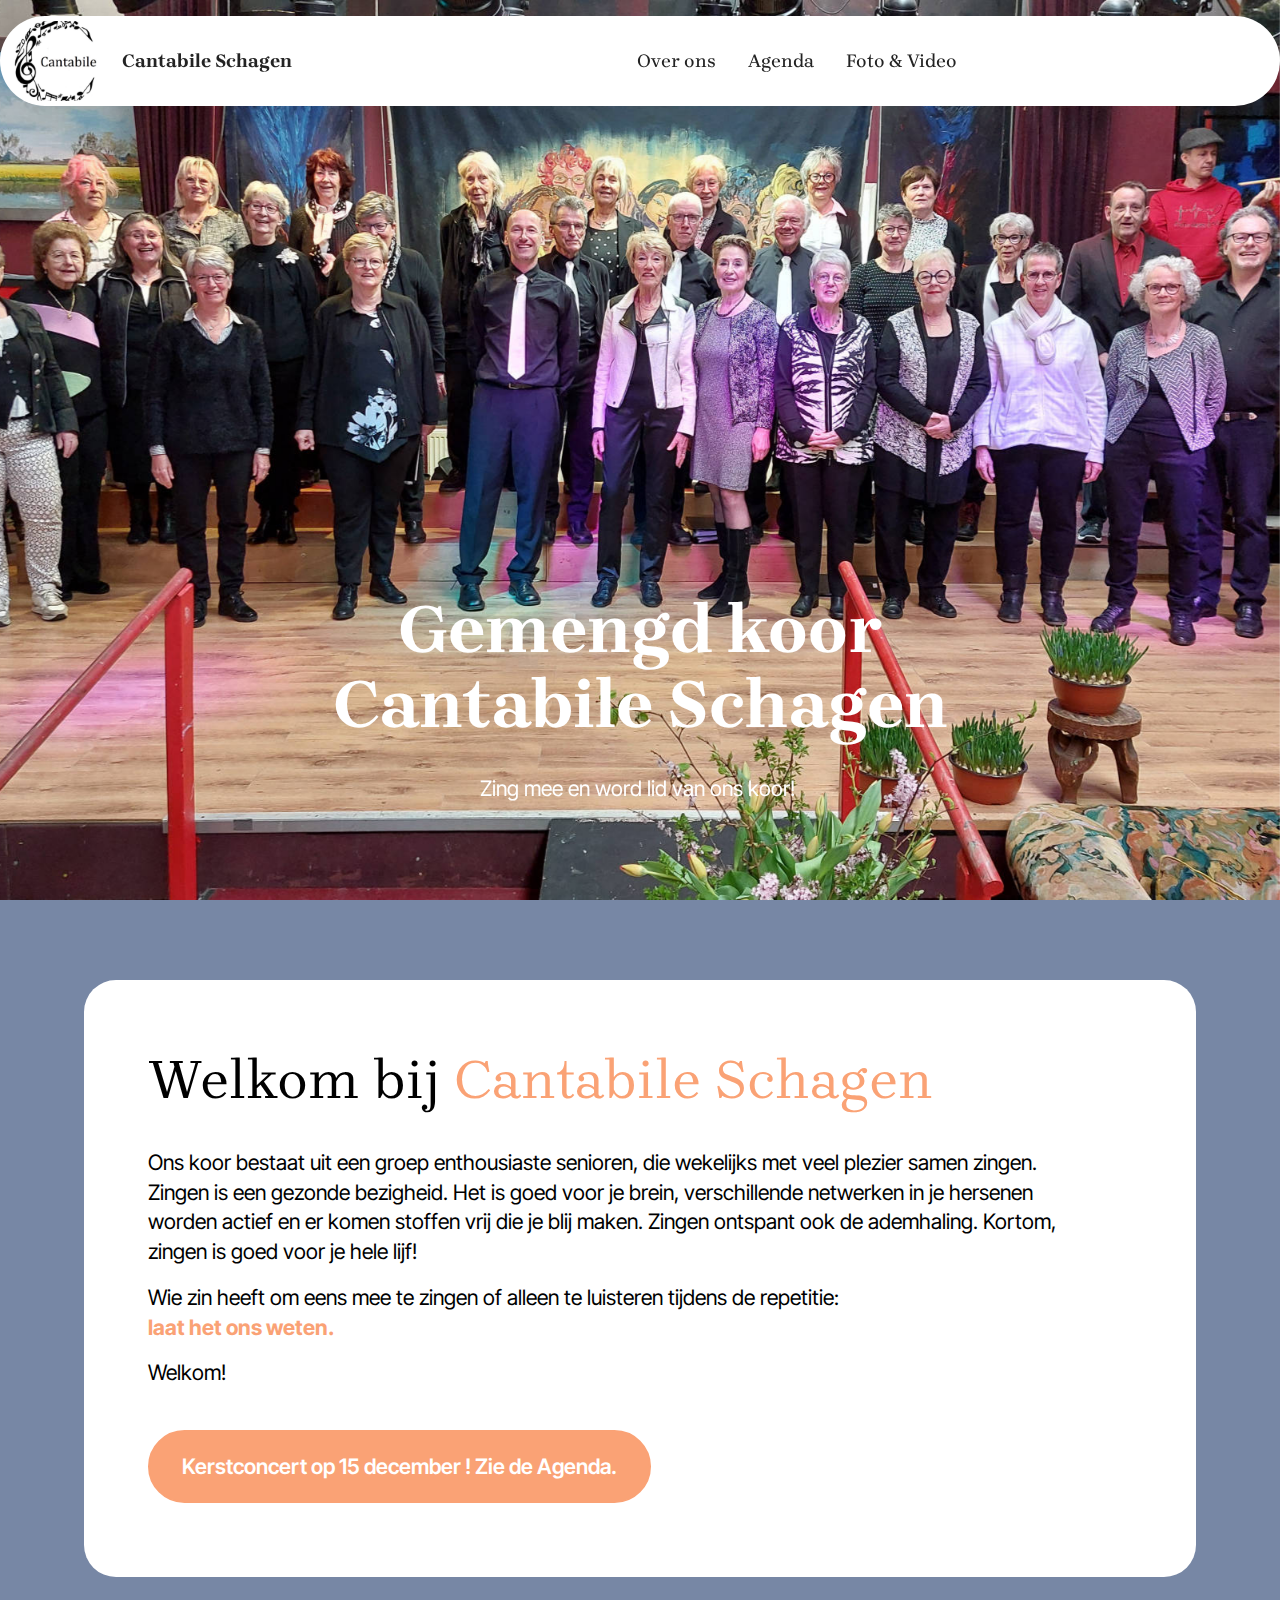
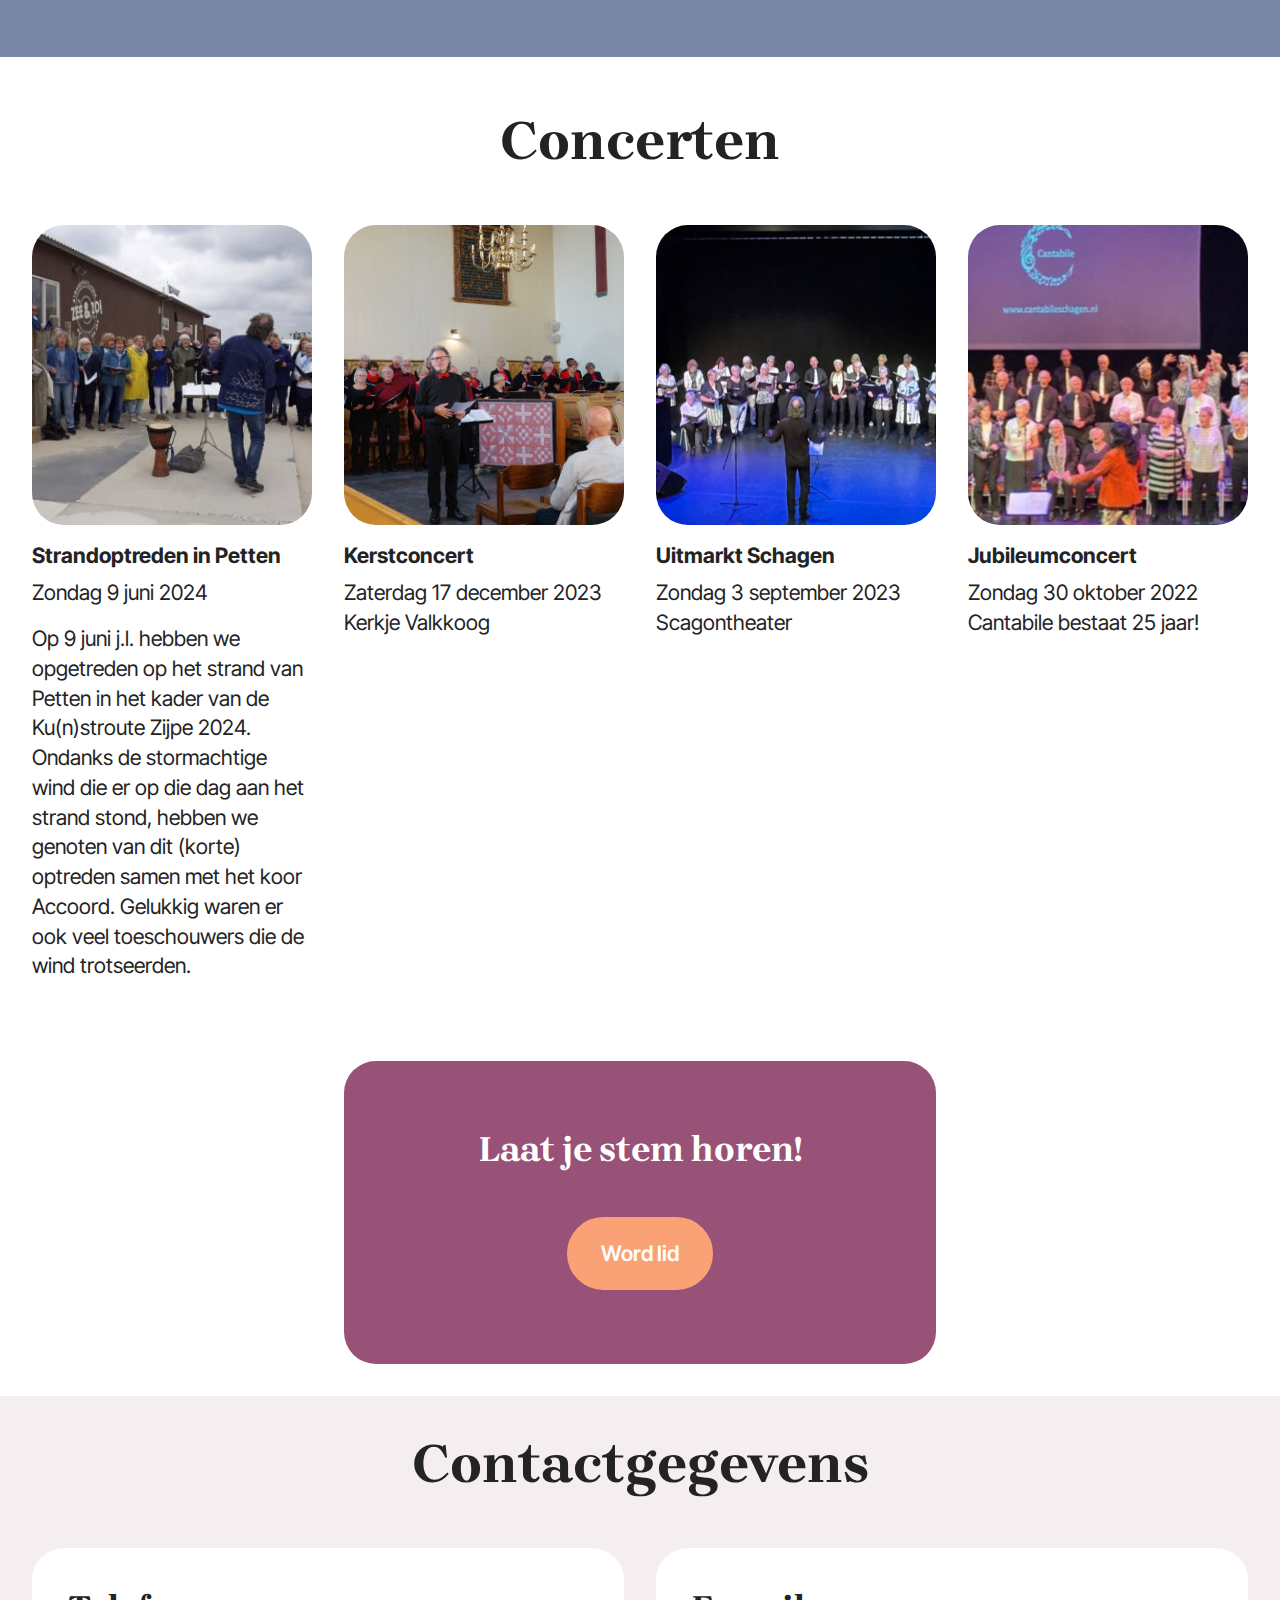
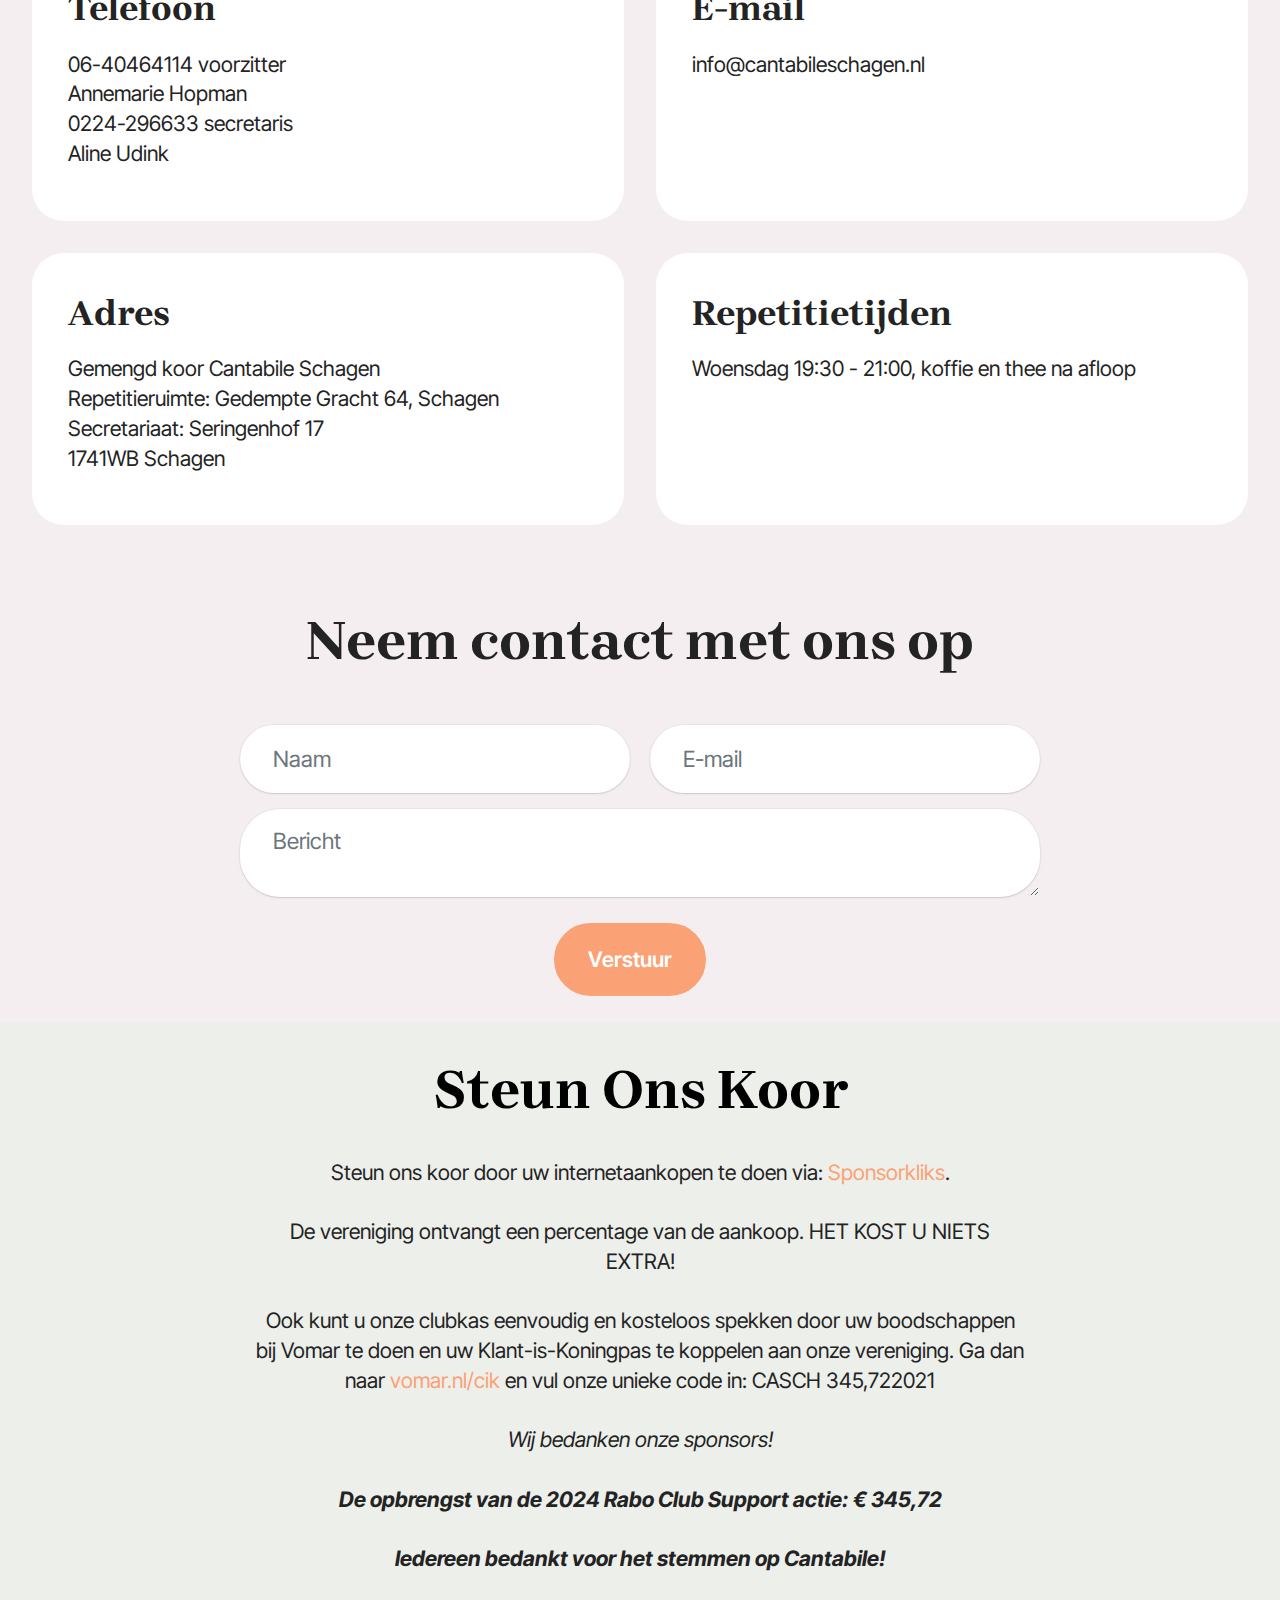
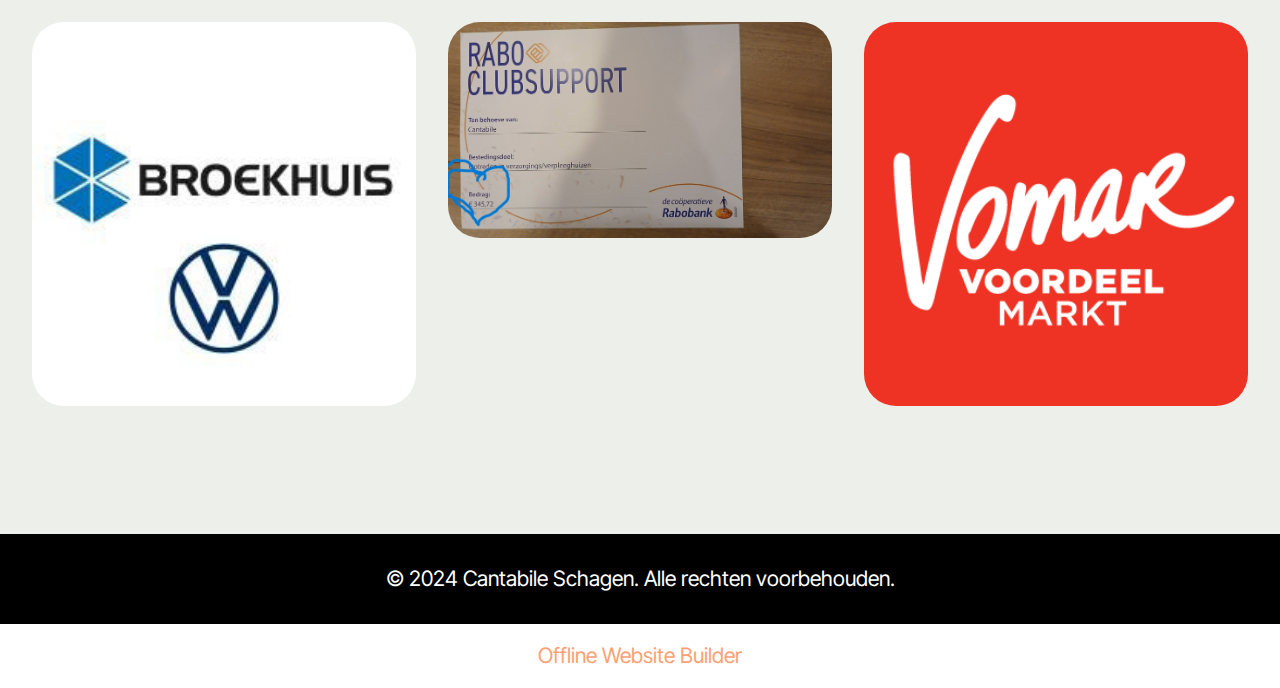
<file: index.html>
<!DOCTYPE html>
<html  >
<head>
  <!-- Site made with Mobirise Website Builder v5.9.18, https://mobirise.com -->
  <meta charset="UTF-8">
  <meta http-equiv="X-UA-Compatible" content="IE=edge">
  <meta name="generator" content="Mobirise v5.9.18, mobirise.com">
  <meta name="viewport" content="width=device-width, initial-scale=1, minimum-scale=1">
  <link rel="shortcut icon" href="assets/images/logocantabile-128x128.png" type="image/x-icon">
  <meta name="description" content="Gemengd koor Cantabile Schagen treedt enkele keren per jaar op met een heel gevarieerd repertoire.">
  
  
  <title>Gemengd Koor Cantabile Schagen</title>
  <link rel="stylesheet" href="assets/web/assets/mobirise-icons2/mobirise2.css">
  <link rel="stylesheet" href="assets/bootstrap/css/bootstrap.min.css">
  <link rel="stylesheet" href="assets/bootstrap/css/bootstrap-grid.min.css">
  <link rel="stylesheet" href="assets/bootstrap/css/bootstrap-reboot.min.css">
  <link rel="stylesheet" href="assets/parallax/jarallax.css">
  <link rel="stylesheet" href="assets/dropdown/css/style.css">
  <link rel="stylesheet" href="assets/theme/css/style.css">
  <link rel="preload" href="https://fonts.googleapis.com/css2?family=Brygada+1918:wght@400;700&display=swap&display=swap" as="style" onload="this.onload=null;this.rel='stylesheet'">
  <noscript><link rel="stylesheet" href="https://fonts.googleapis.com/css2?family=Brygada+1918:wght@400;700&display=swap&display=swap"></noscript>
  <link rel="preload" href="https://fonts.googleapis.com/css?family=Inter+Tight:100,200,300,400,500,600,700,800,900,100i,200i,300i,400i,500i,600i,700i,800i,900i&display=swap" as="style" onload="this.onload=null;this.rel='stylesheet'">
  <noscript><link rel="stylesheet" href="https://fonts.googleapis.com/css?family=Inter+Tight:100,200,300,400,500,600,700,800,900,100i,200i,300i,400i,500i,600i,700i,800i,900i&display=swap"></noscript>
  <link rel="preload" as="style" href="assets/mobirise/css/mbr-additional.css?v=D4gXt6"><link rel="stylesheet" href="assets/mobirise/css/mbr-additional.css?v=D4gXt6" type="text/css">

  
  
  
</head>
<body>
  
  <section data-bs-version="5.1" class="menu menu2 cid-uhQRUQ1nWF" once="menu" id="menu-5-uhQRUQ1nWF">
	

	<nav class="navbar navbar-dropdown navbar-fixed-top navbar-expand-lg">
		<div class="container">
			<div class="navbar-brand">
				<span class="navbar-logo">
					<a href="https://www.cantabileschagen.nl">
						<img src="assets/images/logocantabile-128x128.png" alt="Cantabile Schagen Koor Logo" style="height: 5rem;">
					</a>
				</span>
				<span class="navbar-caption-wrap"><a class="navbar-caption text-black text-primary display-4" href="index.html">Cantabile Schagen</a></span>
			</div>
			<button class="navbar-toggler" type="button" data-toggle="collapse" data-bs-toggle="collapse" data-target="#navbarSupportedContent" data-bs-target="#navbarSupportedContent" aria-controls="navbarNavAltMarkup" aria-expanded="false" aria-label="Toggle navigation">
				<div class="hamburger">
					<span></span>
					<span></span>
					<span></span>
					<span></span>
				</div>
			</button>
			<div class="collapse navbar-collapse" id="navbarSupportedContent">
				<ul class="navbar-nav nav-dropdown nav-right" data-app-modern-menu="true"><li class="nav-item">
						<a class="nav-link link text-black text-primary display-4" href="about.html">Over ons<br></a>
					</li>
					<li class="nav-item">
						<a class="nav-link link text-black text-primary display-4" href="agenda.html" aria-expanded="false">Agenda</a>
					</li>
					<li class="nav-item">
						<a class="nav-link link text-black text-primary display-4" href="media.html">Foto &amp; Video</a>
					</li></ul>
				
				
			</div>
		</div>
	</nav>
</section>

<section data-bs-version="5.1" class="header16 cid-uhQRUQ28b9 mbr-fullscreen mbr-parallax-background" id="hero-17-uhQRUQ28b9">
  
  
  <div class="container-fluid">
    <div class="row">
      <div class="content-wrap col-12 col-md-12">
        <h1 class="mbr-section-title mbr-fonts-style mbr-white mb-4 display-1">
          <strong><br></strong><br><br><strong>Gemengd koor</strong><br><strong>Cantabile Schagen</strong>
        </h1>
        
        <p class="mbr-fonts-style mbr-text mbr-white mb-4 display-7">Zing mee en word lid van ons koor!&nbsp;</p>
        
      </div>
    </div>
  </div>
</section>

<section data-bs-version="5.1" class="article8 cid-uhQRUQ4ZMy" id="about-us-8-uhQRUQ4ZMy">
  

  
  
  <div class="container">
    <div class="row justify-content-center">
      <div class="card col-md-12 col-lg-11">
        <div class="card-wrapper">
          <div class="image-wrapper d-flex justify-content-center mb-4">
            
          </div>
          <div class="card-content-text">
            <h3 class="card-title mbr-fonts-style mbr-white mt-3 mb-4 display-2">Welkom bij <a href="about.html" class="text-primary">Cantabile Schagen</a></h3>
          <div class="row card-box align-left">
            
            <div class="item features-without-image col-12 active">
              <div class="item-wrapper">
                
                <p class="mbr-text mbr-fonts-style display-7">Ons koor bestaat uit een groep enthousiaste senioren, die wekelijks met veel plezier samen zingen. Zingen is een gezonde bezigheid. Het is goed voor je brein, verschillende netwerken in je hersenen worden actief en er komen stoffen vrij die je blij maken. Zingen ontspant ook de ademhaling. Kortom, zingen is goed voor je hele lijf!</p>
              </div>
            </div><div class="item features-without-image col-12">
              <div class="item-wrapper">
                
                <p class="mbr-text mbr-fonts-style display-7">Wie zin heeft om eens mee te zingen of alleen te luisteren tijdens de repetitie:<br> <a href="index.html#contacts-1-uhQRUQ7mn5" class="text-primary"><strong>laat het ons weten.</strong></a></p>
              </div>
            </div>
            <div class="item features-without-image col-12">
              <div class="item-wrapper">
                
                <p class="mbr-text mbr-fonts-style display-7">Welkom!</p>
              </div>
            </div>
            <div class="mbr-section-btn mt-3"><a class="btn btn-primary display-7" href="agenda.html">Kerstconcert op 15 december ! Zie de Agenda.<br></a></div>
          </div>
          </div>
        </div>
      </div>
    </div>
  </div>
</section>

<section data-bs-version="5.1" class="features03 cid-uhQRUQ5E1u" id="news-1-uhQRUQ5E1u">
  
  
  <div class="container-fluid">
    <div class="row justify-content-center mb-5">
      <div class="col-12 content-head">
        <div class="mbr-section-head">
          <h4 class="mbr-section-title mbr-fonts-style align-center mb-0 display-2"><strong>Concerten</strong></h4>
          
        </div>
      </div>
    </div>
    <div class="row">
      
      <div class="item features-image col-12 col-md-6 col-lg-3 active">
        <div class="item-wrapper">
          <div class="item-img mb-3">
            <img src="assets/images/2024-06-09-kunstroute-512x288.jpg" alt="Mobirise Website Builder" title="" data-slide-to="0" data-bs-slide-to="0">
          </div>
          <div class="item-content align-left">
            <h5 class="item-title mbr-fonts-style mt-0 mb-2 display-7">
              <strong>Strandoptreden in Petten</strong></h5>
            <p class="mbr-text mbr-fonts-style mb-3 display-7">Zondag 9 juni 2024</p>
            <p class="mbr-text mbr-fonts-style mb-3 display-7">Op 9 juni j.l. hebben we opgetreden op het strand van Petten in het kader van de Ku(n)stroute Zijpe 2024. Ondanks de stormachtige wind die er op die dag aan het strand stond, hebben we genoten van dit (korte) optreden samen met het koor Accoord. Gelukkig waren er ook veel toeschouwers die de wind trotseerden.<br></p>
            
          </div>
        </div>
      </div><div class="item features-image col-12 col-md-6 col-lg-3">
        <div class="item-wrapper">
          <div class="item-img mb-3">
            <img src="assets/images/kerstconcert-valkkoog-2023-2-562x316.jpg" alt="Mobirise Website Builder" title="" data-slide-to="1" data-bs-slide-to="1">
          </div>
          <div class="item-content align-left">
            <h5 class="item-title mbr-fonts-style mb-2 mt-0 display-7">
              <strong>Kerstconcert</strong></h5>
            <p class="mbr-text mbr-fonts-style mb-3 display-7">Zaterdag 17 december 2023<br>Kerkje Valkkoog</p>
            <p class="mbr-text mbr-fonts-style mb-3 display-7"></p>
            
          </div>
        </div>
      </div><div class="item features-image col-12 col-md-6 col-lg-3">
        <div class="item-wrapper">
          <div class="item-img mb-3">
            <img src="assets/images/uitmarkt-2023-562x719.jpeg" alt="Mobirise Website Builder" title="" data-slide-to="2" data-bs-slide-to="2">
          </div>
          <div class="item-content align-left">
            <h5 class="item-title mbr-fonts-style mb-2 mt-0 display-7">
              <strong>Uitmarkt Schagen</strong></h5>
            <p class="mbr-text mbr-fonts-style mb-3 display-7">Zondag 3 september 2023<br>Scagontheater<br></p>
            <p class="mbr-text mbr-fonts-style mb-3 display-7"></p>
            
          </div>
        </div>
      </div><div class="item features-image col-12 col-md-6 col-lg-3">
        <div class="item-wrapper">
          <div class="item-img mb-3">
            <img src="assets/images/img-20221030-wa0003-2-562x422.jpeg" alt="Mobirise Website Builder" title="" data-slide-to="3" data-bs-slide-to="3">
          </div>
          <div class="item-content align-left">
            <h5 class="item-title mbr-fonts-style mb-2 mt-0 display-7">
              <strong>Jubileumconcert</strong></h5>
            <p class="mbr-text mbr-fonts-style mb-3 display-7">Zondag 30 oktober 2022 <br>Cantabile bestaat 25 jaar!<br></p>
            <p class="mbr-text mbr-fonts-style mb-3 display-7"></p>
            
          </div>
        </div>
      </div>
      
      
    </div>
  </div>
</section>

<section data-bs-version="5.1" class="header14 cid-uhQRUQ5TnM mbr-parallax-background" id="call-to-action-1-uhQRUQ5TnM">
	

	
	
	<div class="container">
		<div class="row justify-content-center">
			<div class="card col-12 col-md-12 col-lg-6">
				<div class="card-wrapper">
					<div class="card-box align-center">
						<h1 class="card-title mbr-fonts-style mb-4 display-5">
							<strong>Laat je stem horen!</strong>
						</h1>
						
						<div class="mbr-section-btn mt-4"><a class="btn btn-primary display-7" href="index.html#contact-form-2-uhQRUQ6xcD">Word lid</a></div>
					</div>
				</div>
			</div>
		</div>
	</div>
</section>

<section data-bs-version="5.1" class="contacts01 cid-uhQRUQ7mn5" id="contacts-1-uhQRUQ7mn5">
    

    
    
    <div class="container">
        <div class="row justify-content-center">
            <div class="col-12 content-head">
                <div class="mbr-section-head mb-5">
                    <h3 class="mbr-section-title mbr-fonts-style align-center mb-0 display-2">
                        <strong>Contactgegevens</strong>
                    </h3>
                    
                </div>
            </div>
        </div>
        <div class="row">
            <div class="item features-without-image col-12 col-md-6 active">
                <div class="item-wrapper">
                    <div class="text-wrapper">
                        <h6 class="card-title mbr-fonts-style mb-3 display-5">
                            <strong>Telefoon</strong>
                        </h6>
                        <p class="mbr-text mbr-fonts-style display-7">06-40464114 voorzitter<br>Annemarie Hopman<br>0224-296633 secretaris <br>Aline Udink</p>
                    </div>
                </div>
            </div>
            <div class="item features-without-image col-12 col-md-6">
                <div class="item-wrapper">
                    <div class="text-wrapper">
                        <h6 class="card-title mbr-fonts-style mb-3 display-5">
                            <strong>E-mail</strong>
                        </h6>
                        <p class="mbr-text mbr-fonts-style display-7">
                            <a href="mailto:info@cantabileschagen.nl" class="text-black">info@cantabileschagen.nl</a>
                        </p>
                    </div>
                </div>
            </div>
            <div class="item features-without-image col-12 col-md-6">
                <div class="item-wrapper">
                    <div class="text-wrapper">
                        <h6 class="card-title mbr-fonts-style mb-3 display-5">
                            <strong>Adres</strong>
                        </h6>
                        <p class="mbr-text mbr-fonts-style display-7">Gemengd koor Cantabile Schagen<br>Repetitieruimte: Gedempte Gracht 64, Schagen<br>Secretariaat:  Seringenhof 17<br>1741WB Schagen</p>
                    </div>
                </div>
            </div>
            <div class="item features-without-image col-12 col-md-6">
                <div class="item-wrapper">
                    <div class="text-wrapper">
                        <h6 class="card-title mbr-fonts-style mb-3 display-5"><strong>Repetitietijden</strong>
                        </h6>
                        <p class="mbr-text mbr-fonts-style display-7">Woensdag 19:30 - 21:00, koffie en thee na afloop</p>
                    </div>
                </div>
            </div>
        </div>
    </div>
</section>

<section data-bs-version="5.1" class="form5 cid-uhQRUQ6xcD" id="contact-form-2-uhQRUQ6xcD">
    
    
    <div class="container">
        <div class="row justify-content-center">
            <div class="col-12 content-head">
                <div class="mbr-section-head mb-5">
                    <h3 class="mbr-section-title mbr-fonts-style align-center mb-0 display-2">
                        <strong>Neem contact met ons op</strong>
                    </h3>
                    
                </div>
            </div>
        </div>
        <div class="row justify-content-center">
            <div class="col-lg-8 mx-auto mbr-form" data-form-type="formoid">
                <form action="https://mobirise.eu/" method="POST" class="mbr-form form-with-styler" data-form-title="Form Name"><input type="hidden" name="email" data-form-email="true" value="a5j1JwLA5HfK+wRfowfFaZo4i3YiHjGHeFqlNQjX7EYd4/Swt9ze/xNkdSQ0ycRFgKmZVDP8Eu8sy32PJ2VAWFJ7wdBoHYFrMy46SgL/XVMj1bX/hZc8UzEzt0Ld2wJ0">
                    <div class="row">
                        <div hidden="hidden" data-form-alert="" class="alert alert-success col-12">Bedankt voor het invullen van het formulier!</div>
                        <div hidden="hidden" data-form-alert-danger="" class="alert alert-danger col-12">
                            Oops...! some problem!
                        </div>
                    </div>
                    <div class="dragArea row">
                        <div class="col-md col-sm-12 form-group mb-3" data-for="name">
                            <input type="text" name="name" placeholder="Naam" data-form-field="name" class="form-control" value="" id="name-contact-form-2-uhQRUQ6xcD">
                        </div>
                        <div class="col-md col-sm-12 form-group mb-3" data-for="email">
                            <input type="email" name="email" placeholder="E-mail" data-form-field="email" class="form-control" value="" id="email-contact-form-2-uhQRUQ6xcD">
                        </div>
                        <div class="col-12 form-group mb-3" data-for="textarea">
                            <textarea name="textarea" placeholder="Bericht" data-form-field="textarea" class="form-control" id="textarea-contact-form-2-uhQRUQ6xcD"></textarea>
                        </div>
                        <div class="col-lg-12 col-md-12 col-sm-12 align-center mbr-section-btn"><button type="submit" class="btn btn-primary display-7">Verstuur</button></div>
                    </div>
                </form>
            </div>
        </div>
    </div>
</section>

<section data-bs-version="5.1" class="clients04 cid-uhQRUQ44ix" id="partners-1-uhQRUQ44ix">
    
    
    <div class="container-fluid">
        <div class="row justify-content-center mb-5">
            <div class="col-12 content-head">
                <div class="mbr-section-head">
                    <h4 class="mbr-section-title mbr-fonts-style align-center mb-0 display-2">
                        <strong>Steun Ons Koor</strong>
                    </h4>
                    <h5 class="mbr-section-subtitle mbr-fonts-style align-center mt-4 mb-0 display-7">Steun ons koor door uw internetaankopen te doen via:&nbsp;<a href="http://www.sponsorkliks.com/winkels.php?club=7577" class="text-primary" target="_blank" style="font-size: calc(1.14rem + 0.26 * ((100vw - 62rem) / 25));">Sponsorkliks</a><span style="font-size: calc(1.14rem + 0.26 * ((100vw - 62rem) / 25));">.</span><br><span style="font-size: calc(1.14rem + 0.26 * ((100vw - 62rem) / 25));"><br></span><span style="font-size: calc(1.14rem + 0.26 * ((100vw - 62rem) / 25));">De vereniging ontvangt een percentage van de aankoop. HET KOST U NIETS EXTRA!</span><br><br><div>Ook kunt u onze clubkas eenvoudig en kosteloos spekken door uw boodschappen bij Vomar te doen en uw Klant-is-Koningpas te koppelen aan onze vereniging. Ga dan naar <a href="http://vomar.nl/cik" class="text-primary" target="_blank">vomar.nl/cik</a> en vul onze unieke code in: CASCH 345,722021</div><div><br></div><div><em>Wij bedanken onze sponsors!</em></div><br><div><em><strong>De opbrengst van de 2024 Rabo Club Support actie: € 345,72</strong></em></div><strong><br></strong><div><em><strong>Iedereen bedankt voor het stemmen op Cantabile!</strong></em></div></h5>
                </div>
            </div>
        </div>
        <div class="row">
            
            
            <div class="item features-image col-12 col-md-6 col-sm-6 col-lg-4 active">
                <div class="item-wrapper">
                    <div class="">
                        <a href="http://www.broekhuis.nl" target="_blank"><img src="assets/images/vw-logo-broekhuis-250x250.jpg" alt="Mobirise Website Builder" title="" data-slide-to="0" data-bs-slide-to="0"></a>
                    </div>
                    
                </div>
            </div><div class="item features-image col-12 col-md-6 col-sm-6 col-lg-4">
                <div class="item-wrapper">
                    <div class="">
                        <a href="https://vomar.nl"><img src="assets/images/20241023-191848-4080x2296.jpeg" alt="Mobirise Website Builder" title="" data-slide-to="1" data-bs-slide-to="1"></a>
                    </div>
                    
                </div>
            </div><div class="item features-image col-12 col-md-6 col-sm-6 col-lg-4">
                <div class="item-wrapper">
                    <div class="">
                        <a href="https://vomar.nl"><img src="assets/images/vomar-logo-wit-op-rood-353x353.png" alt="Mobirise Website Builder" title="" data-slide-to="2" data-bs-slide-to="2"></a>
                    </div>
                    
                </div>
            </div>
            
            
            
        </div>
    </div>
</section>

<section data-bs-version="5.1" class="footer4 cid-uhQRUQ7taB" once="footers" id="footer-4-uhQRUQ7taB">

    

    

    <div class="container">
        <div class="media-container-row align-center mbr-white">
            <div class="col-12">
                <p class="mbr-text mb-0 mbr-fonts-style display-7">© 2024 Cantabile Schagen. Alle rechten voorbehouden.</p>
            </div>
        </div>
    </div>
</section><section class="display-7" style="padding: 0;align-items: center;justify-content: center;flex-wrap: wrap;    align-content: center;display: flex;position: relative;height: 4rem;"><a href="https://mobiri.se/3371521" style="flex: 1 1;height: 4rem;position: absolute;width: 100%;z-index: 1;"><img alt="" style="height: 4rem;" src="[data-uri]"></a><p style="margin: 0;text-align: center;" class="display-7">&#8204;</p><a style="z-index:1" href="https://mobirise.com/offline-website-builder.html">Offline Website Builder</a></section><script src="assets/bootstrap/js/bootstrap.bundle.min.js"></script>  <script src="assets/parallax/jarallax.js"></script>  <script src="assets/smoothscroll/smooth-scroll.js"></script>  <script src="assets/ytplayer/index.js"></script>  <script src="assets/dropdown/js/navbar-dropdown.js"></script>  <script src="assets/theme/js/script.js"></script>  <script src="assets/formoid/formoid.min.js"></script>  
  
  
</body>
</html>
</file>
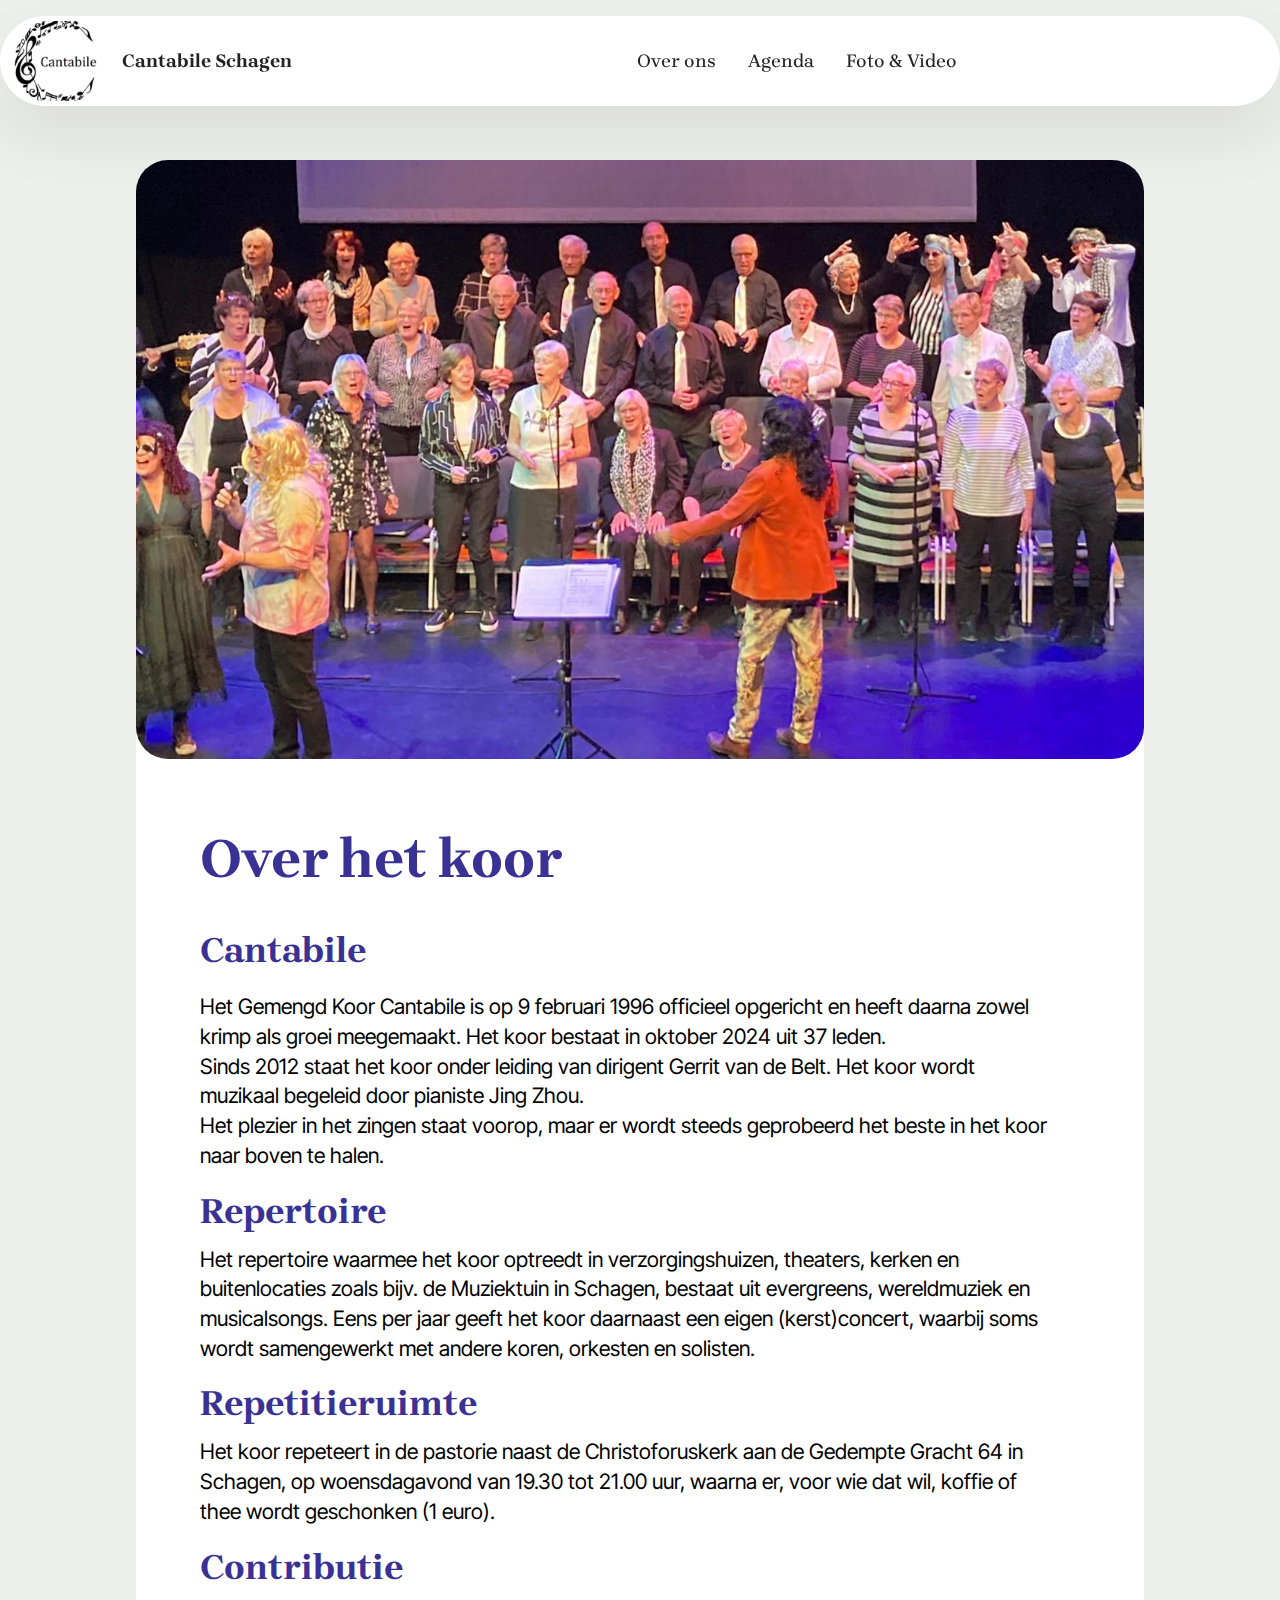
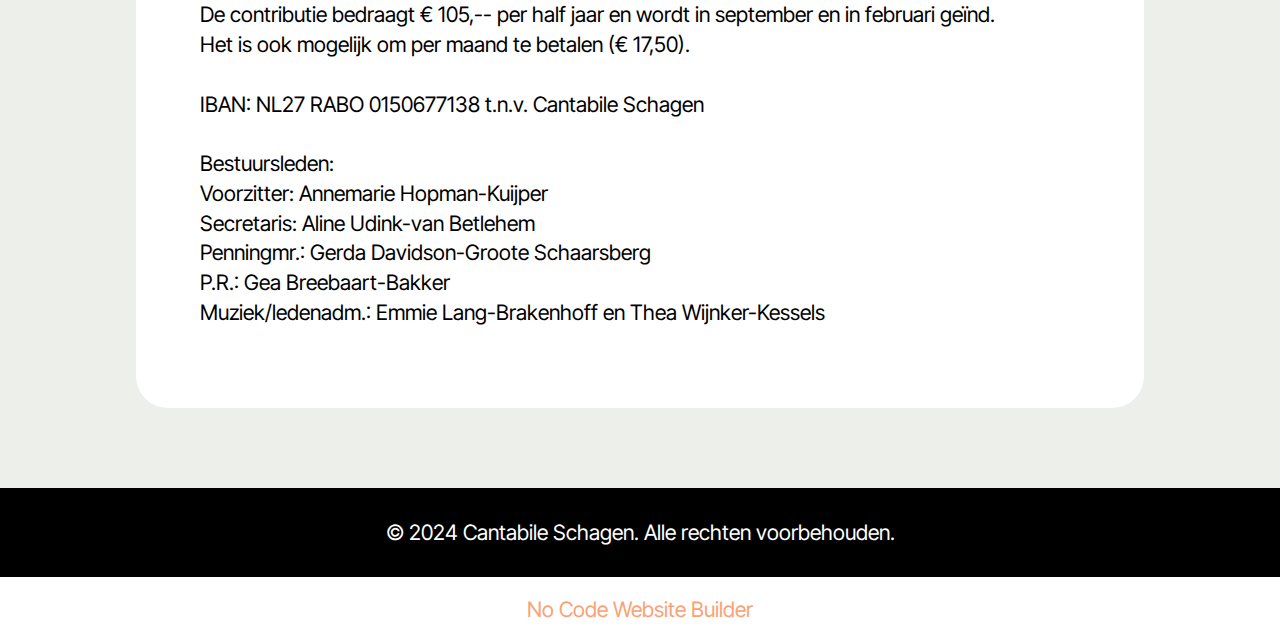
<file: about.html>
<!DOCTYPE html>
<html  >
<head>
  <!-- Site made with Mobirise Website Builder v5.9.18, https://mobirise.com -->
  <meta charset="UTF-8">
  <meta http-equiv="X-UA-Compatible" content="IE=edge">
  <meta name="generator" content="Mobirise v5.9.18, mobirise.com">
  <meta name="viewport" content="width=device-width, initial-scale=1, minimum-scale=1">
  <link rel="shortcut icon" href="assets/images/logocantabile-128x128.png" type="image/x-icon">
  <meta name="description" content="">
  
  
  <title>Over Cantabile Schagen</title>
  <link rel="stylesheet" href="assets/web/assets/mobirise-icons2/mobirise2.css">
  <link rel="stylesheet" href="assets/bootstrap/css/bootstrap.min.css">
  <link rel="stylesheet" href="assets/bootstrap/css/bootstrap-grid.min.css">
  <link rel="stylesheet" href="assets/bootstrap/css/bootstrap-reboot.min.css">
  <link rel="stylesheet" href="assets/dropdown/css/style.css">
  <link rel="stylesheet" href="assets/theme/css/style.css">
  <link rel="preload" href="https://fonts.googleapis.com/css2?family=Brygada+1918:wght@400;700&display=swap&display=swap" as="style" onload="this.onload=null;this.rel='stylesheet'">
  <noscript><link rel="stylesheet" href="https://fonts.googleapis.com/css2?family=Brygada+1918:wght@400;700&display=swap&display=swap"></noscript>
  <link rel="preload" href="https://fonts.googleapis.com/css?family=Inter+Tight:100,200,300,400,500,600,700,800,900,100i,200i,300i,400i,500i,600i,700i,800i,900i&display=swap" as="style" onload="this.onload=null;this.rel='stylesheet'">
  <noscript><link rel="stylesheet" href="https://fonts.googleapis.com/css?family=Inter+Tight:100,200,300,400,500,600,700,800,900,100i,200i,300i,400i,500i,600i,700i,800i,900i&display=swap"></noscript>
  <link rel="preload" as="style" href="assets/mobirise/css/mbr-additional.css?v=yuBfnS"><link rel="stylesheet" href="assets/mobirise/css/mbr-additional.css?v=yuBfnS" type="text/css">

  
  
  
</head>
<body>
  
  <section data-bs-version="5.1" class="menu menu2 cid-uhQRUQ1nWF" once="menu" id="menu02-3">
	

	<nav class="navbar navbar-dropdown navbar-fixed-top navbar-expand-lg">
		<div class="container">
			<div class="navbar-brand">
				<span class="navbar-logo">
					<a href="https://www.cantabileschagen.nl">
						<img src="assets/images/logocantabile-128x128.png" alt="Cantabile Schagen Koor Logo" style="height: 5rem;">
					</a>
				</span>
				<span class="navbar-caption-wrap"><a class="navbar-caption text-black text-primary display-4" href="index.html">Cantabile Schagen</a></span>
			</div>
			<button class="navbar-toggler" type="button" data-toggle="collapse" data-bs-toggle="collapse" data-target="#navbarSupportedContent" data-bs-target="#navbarSupportedContent" aria-controls="navbarNavAltMarkup" aria-expanded="false" aria-label="Toggle navigation">
				<div class="hamburger">
					<span></span>
					<span></span>
					<span></span>
					<span></span>
				</div>
			</button>
			<div class="collapse navbar-collapse" id="navbarSupportedContent">
				<ul class="navbar-nav nav-dropdown nav-right" data-app-modern-menu="true"><li class="nav-item">
						<a class="nav-link link text-black text-primary display-4" href="about.html">Over ons<br></a>
					</li>
					<li class="nav-item">
						<a class="nav-link link text-black text-primary display-4" href="agenda.html" aria-expanded="false">Agenda</a>
					</li>
					<li class="nav-item">
						<a class="nav-link link text-black text-primary display-4" href="media.html">Foto &amp; Video</a>
					</li></ul>
				
				
			</div>
		</div>
	</nav>
</section>

<section data-bs-version="5.1" class="article8 cid-uiwxC4nIVu" id="article08-5">
  

  
  
  <div class="container">
    <div class="row justify-content-center">
      <div class="card col-md-12 col-lg-10">
        <div class="card-wrapper">
          <div class="image-wrapper d-flex justify-content-center mb-4">
            <img src="assets/images/img-20221030-wa0003-1600x1200.jpeg" alt="Mobirise Website Builder">
          </div>
          <div class="card-content-text">
            <h3 class="card-title mbr-fonts-style mbr-white mt-3 mb-4 display-2">
            <strong>Over het koor</strong></h3>
          <div class="row card-box align-left">
            <div class="item features-without-image col-12">
              <div class="item-wrapper">
                <h4 class="mbr-section-subtitle mbr-fonts-style mb-3 display-5">
                  <strong>Cantabile</strong></h4>
                <p class="mbr-text mbr-fonts-style display-7">Het Gemengd Koor Cantabile is op 9 februari 1996 officieel opgericht en heeft daarna zowel krimp als groei meegemaakt. Het koor bestaat in oktober 2024 uit 37 leden.<br>Sinds 2012 staat het koor onder leiding van dirigent Gerrit van de Belt. Het koor wordt muzikaal begeleid door pianiste Jing Zhou.<br>Het plezier in het zingen staat voorop, maar er wordt steeds geprobeerd het beste in het koor naar boven te halen.</p>
              </div>
            </div>
            <div class="item features-without-image col-12">
              <div class="item-wrapper">
                <h4 class="mbr-section-subtitle mbr-fonts-style display-5">
                  <strong>Repertoire</strong></h4>
                <p class="mbr-text mbr-fonts-style display-7">Het repertoire waarmee het koor optreedt in verzorgingshuizen, theaters, kerken en buitenlocaties zoals bijv. de Muziektuin in Schagen, bestaat uit evergreens, wereldmuziek en musicalsongs. Eens per jaar geeft het koor daarnaast een eigen (kerst)concert, waarbij soms wordt samengewerkt met andere koren, orkesten en solisten.<br></p>
              </div>
            </div>
            <div class="item features-without-image col-12">
              <div class="item-wrapper">
                <h4 class="mbr-section-subtitle mbr-fonts-style display-5">
                  <strong>Repetitieruimte</strong></h4>
                <p class="mbr-text mbr-fonts-style display-7">
                  Het koor repeteert in de pastorie naast de Christoforuskerk aan de Gedempte Gracht 64 in Schagen, op woensdagavond van 19.30 tot 21.00 uur, waarna er, voor wie dat wil, koffie of thee wordt geschonken (1 euro).
                </p>
              </div>
            </div><div class="item features-without-image col-12">
              <div class="item-wrapper">
                <h4 class="mbr-section-subtitle mbr-fonts-style display-5">
                  <strong>Contributie</strong></h4>
                <p class="mbr-text mbr-fonts-style display-7">De contributie bedraagt € 105,-- per half jaar en wordt in september en in februari geïnd.<br>Het is ook mogelijk om per maand te betalen (€ 17,50). <br><br>IBAN: NL27 RABO 0150677138 t.n.v. Cantabile Schagen<br><br>Bestuursleden:<br>Voorzitter: Annemarie Hopman-Kuijper<br>Secretaris:       Aline Udink-van Betlehem<br>Penningmr.:   Gerda Davidson-Groote Schaarsberg<br>P.R.:                 Gea Breebaart-Bakker<br>Muziek/ledenadm.:&nbsp;Emmie Lang-Brakenhoff en Thea Wijnker-Kessels<br></p>
              </div>
            </div>

            
          </div>
          </div>
        </div>
      </div>
    </div>
  </div>
</section>

<section data-bs-version="5.1" class="footer4 cid-uhQRUQ7taB" once="footers" id="footer04-4">

    

    

    <div class="container">
        <div class="media-container-row align-center mbr-white">
            <div class="col-12">
                <p class="mbr-text mb-0 mbr-fonts-style display-7">© 2024 Cantabile Schagen. Alle rechten voorbehouden.</p>
            </div>
        </div>
    </div>
</section><section class="display-7" style="padding: 0;align-items: center;justify-content: center;flex-wrap: wrap;    align-content: center;display: flex;position: relative;height: 4rem;"><a href="https://mobiri.se/3371521" style="flex: 1 1;height: 4rem;position: absolute;width: 100%;z-index: 1;"><img alt="" style="height: 4rem;" src="[data-uri]"></a><p style="margin: 0;text-align: center;" class="display-7">&#8204;</p><a style="z-index:1" href="https://mobirise.com/builder/no-code-website-builder.html">No Code Website Builder</a></section><script src="assets/bootstrap/js/bootstrap.bundle.min.js"></script>  <script src="assets/smoothscroll/smooth-scroll.js"></script>  <script src="assets/ytplayer/index.js"></script>  <script src="assets/dropdown/js/navbar-dropdown.js"></script>  <script src="assets/theme/js/script.js"></script>  
  
  
</body>
</html>
</file>
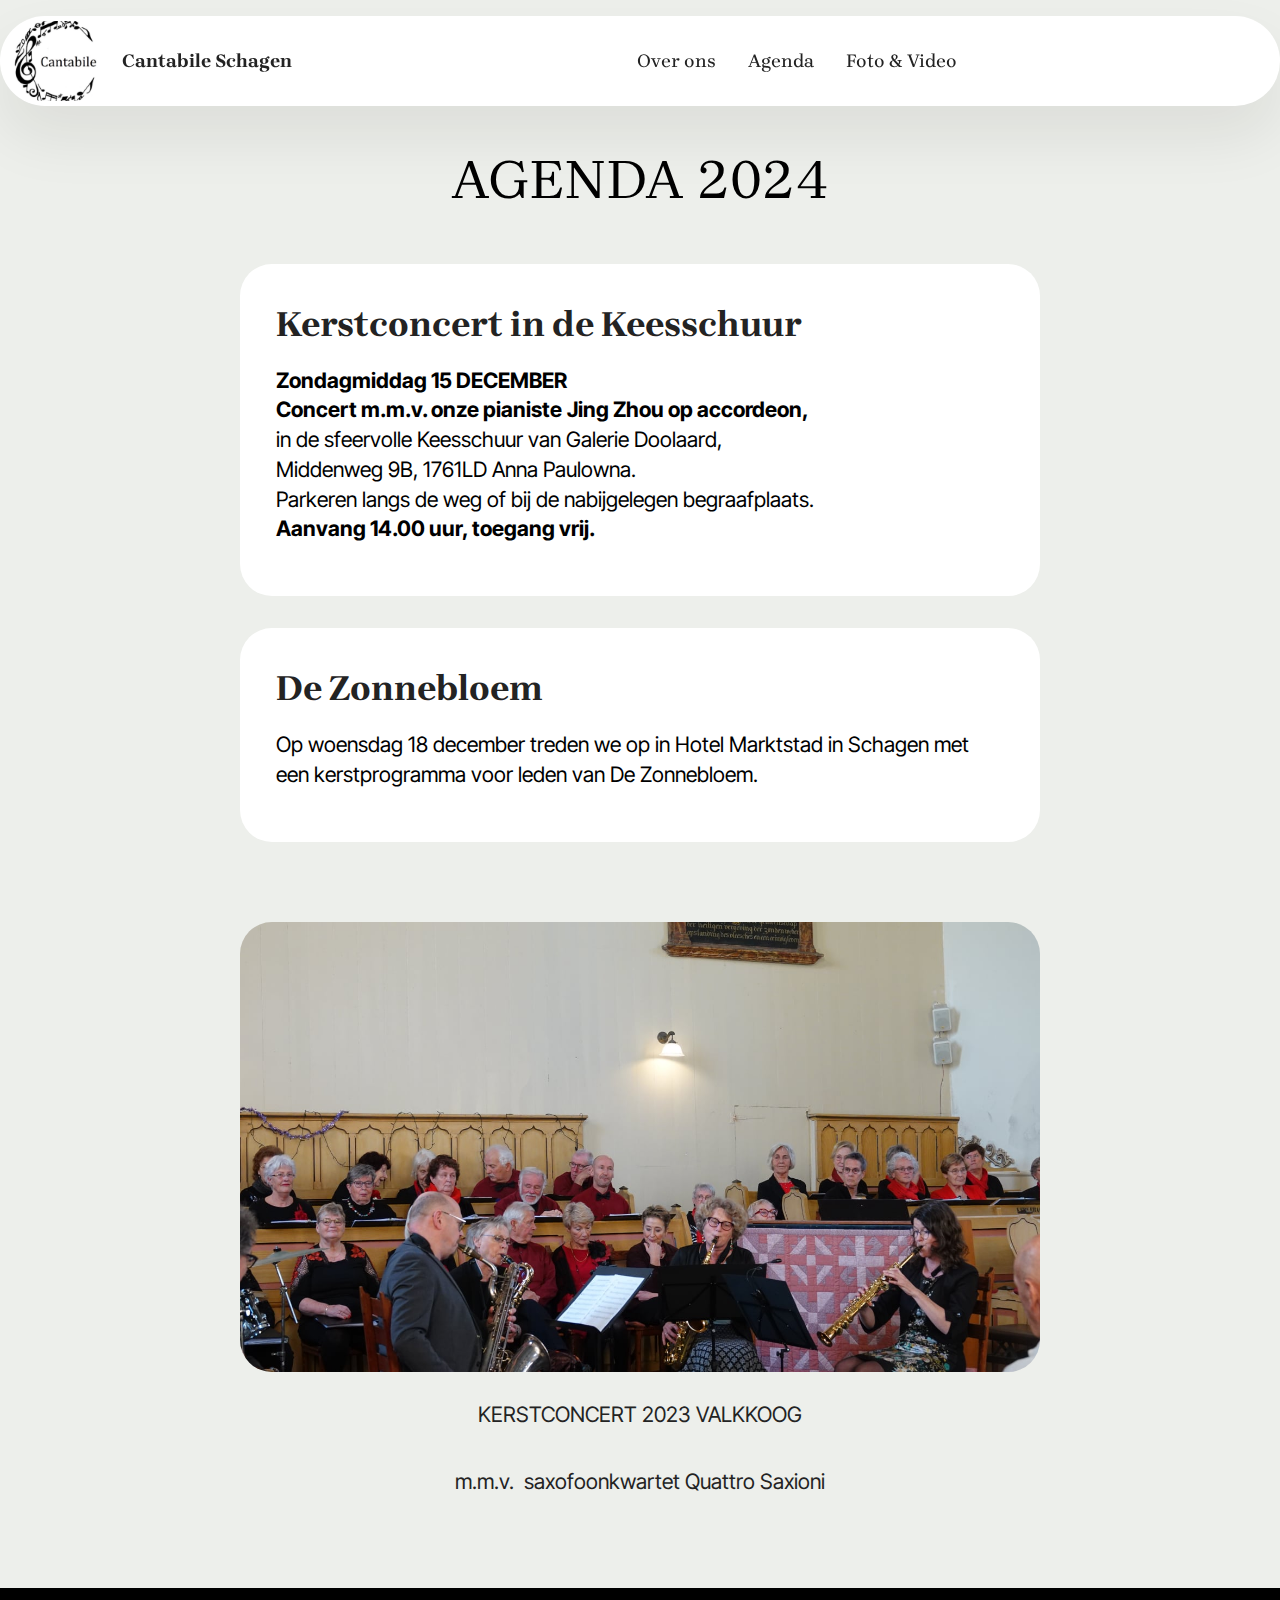
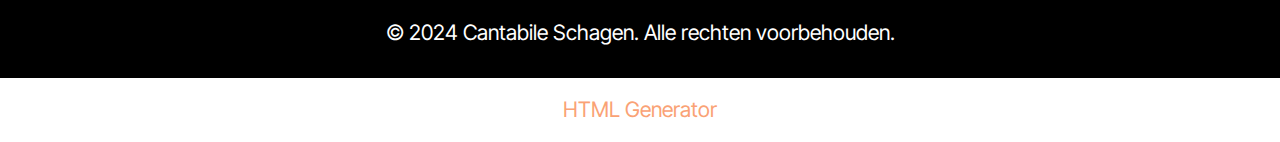
<file: agenda.html>
<!DOCTYPE html>
<html  >
<head>
  <!-- Site made with Mobirise Website Builder v5.9.18, https://mobirise.com -->
  <meta charset="UTF-8">
  <meta http-equiv="X-UA-Compatible" content="IE=edge">
  <meta name="generator" content="Mobirise v5.9.18, mobirise.com">
  <meta name="viewport" content="width=device-width, initial-scale=1, minimum-scale=1">
  <link rel="shortcut icon" href="assets/images/logocantabile-128x128.png" type="image/x-icon">
  <meta name="description" content="Komende evenementen">
  
  
  <title>Agenda</title>
  <link rel="stylesheet" href="assets/web/assets/mobirise-icons2/mobirise2.css">
  <link rel="stylesheet" href="assets/bootstrap/css/bootstrap.min.css">
  <link rel="stylesheet" href="assets/bootstrap/css/bootstrap-grid.min.css">
  <link rel="stylesheet" href="assets/bootstrap/css/bootstrap-reboot.min.css">
  <link rel="stylesheet" href="assets/dropdown/css/style.css">
  <link rel="stylesheet" href="assets/theme/css/style.css">
  <link rel="preload" href="https://fonts.googleapis.com/css2?family=Brygada+1918:wght@400;700&display=swap&display=swap" as="style" onload="this.onload=null;this.rel='stylesheet'">
  <noscript><link rel="stylesheet" href="https://fonts.googleapis.com/css2?family=Brygada+1918:wght@400;700&display=swap&display=swap"></noscript>
  <link rel="preload" href="https://fonts.googleapis.com/css?family=Inter+Tight:100,200,300,400,500,600,700,800,900,100i,200i,300i,400i,500i,600i,700i,800i,900i&display=swap" as="style" onload="this.onload=null;this.rel='stylesheet'">
  <noscript><link rel="stylesheet" href="https://fonts.googleapis.com/css?family=Inter+Tight:100,200,300,400,500,600,700,800,900,100i,200i,300i,400i,500i,600i,700i,800i,900i&display=swap"></noscript>
  <link rel="preload" as="style" href="assets/mobirise/css/mbr-additional.css?v=cgwlqF"><link rel="stylesheet" href="assets/mobirise/css/mbr-additional.css?v=cgwlqF" type="text/css">

  
  
  
</head>
<body>
  
  <section data-bs-version="5.1" class="menu menu2 cid-uobk6kVLE5" once="menu" id="menu02-v">
	

	<nav class="navbar navbar-dropdown navbar-fixed-top navbar-expand-lg">
		<div class="container">
			<div class="navbar-brand">
				<span class="navbar-logo">
					<a href="https://www.cantabileschagen.nl">
						<img src="assets/images/logocantabile-128x128.png" alt="Cantabile Schagen Koor Logo" style="height: 5rem;">
					</a>
				</span>
				<span class="navbar-caption-wrap"><a class="navbar-caption text-black text-primary display-4" href="index.html">Cantabile Schagen</a></span>
			</div>
			<button class="navbar-toggler" type="button" data-toggle="collapse" data-bs-toggle="collapse" data-target="#navbarSupportedContent" data-bs-target="#navbarSupportedContent" aria-controls="navbarNavAltMarkup" aria-expanded="false" aria-label="Toggle navigation">
				<div class="hamburger">
					<span></span>
					<span></span>
					<span></span>
					<span></span>
				</div>
			</button>
			<div class="collapse navbar-collapse" id="navbarSupportedContent">
				<ul class="navbar-nav nav-dropdown nav-right" data-app-modern-menu="true"><li class="nav-item">
						<a class="nav-link link text-black text-primary display-4" href="about.html">Over ons<br></a>
					</li>
					<li class="nav-item">
						<a class="nav-link link text-black text-primary display-4" href="agenda.html" aria-expanded="false">Agenda</a>
					</li>
					<li class="nav-item">
						<a class="nav-link link text-black text-primary display-4" href="media.html">Foto &amp; Video</a>
					</li></ul>
				
				
			</div>
		</div>
	</nav>
</section>

<section data-bs-version="5.1" class="list05 cid-uobt6acThw" id="list05-10">
    
    <div class="container">
        <div class="col-12 mb-5 content-head">
            <h3 class="mbr-section-title mbr-fonts-style align-center mb-0 display-2">AGENDA 2024</h3>
            
        </div>
        <div class="row justify-content-center ">
            <div class="col-12 col-lg-8">
                
                <div class="item features-without-image col-12 active">
                    <div class="item-wrapper">
                        <h5 class="mbr-card-title mbr-fonts-style mt-0 mb-3 display-5"><strong>Kerstconcert in de Keesschuur</strong><strong><br></strong></h5>
                        <p class="mbr-text mbr-fonts-style mt-0 mb-3 display-7"><strong>Zondagmiddag 15 DECEMBER
</strong><br><strong>Concert m.m.v. onze pianiste</strong> <strong>Jing Zhou op accordeon,</strong><br>in de sfeervolle Keesschuur van Galerie Doolaard,<br>Middenweg 9B, 1761LD Anna Paulowna. <br>Parkeren langs de weg of bij de nabijgelegen begraafplaats.<br><strong>Aanvang 14.00 uur, toegang vrij.&nbsp;</strong><br></p>
                    </div>
                </div>
                <div class="item features-without-image col-12">
                    <div class="item-wrapper">
                        <h5 class="mbr-card-title mbr-fonts-style mt-0 mb-3 display-5"><strong>De Zonnebloem</strong></h5>
                        <p class="mbr-text mbr-fonts-style mt-0 mb-3 display-7">Op woensdag 18 december treden we op in Hotel Marktstad in Schagen met een kerstprogramma voor leden van De Zonnebloem.</p>
                    </div>
                </div>
            </div>
        </div>
    </div>
</section>

<section data-bs-version="5.1" class="header12 cid-uobsKeVj8D" id="header12-y">
  
  

  <div class="text-center container">
    <div class="row mb-4 justify-content-center">
      <div class="col-12 col-md-8">
        <img class="w-100" src="assets/images/kerstconcert-valkkoog-2023-4-1472x829.jpg" alt="Mobirise Website Builder">
      </div>
    </div>
    <div class="row justify-content-center">
      <div class="col-md-12 content-head">
        <h1 class="mbr-section-title mbr-fonts-style mb-4 display-7"><p>KERSTCONCERT 2023 VALKKOOG</p><br><p><span style="font-size: calc(1.14rem + 0.26 * ((100vw - 62rem) / 25));">m.m.v.&nbsp; saxofoonkwartet Quattro Saxioni</span><br></p></h1>
        
        
      </div>
    </div>
  </div>
</section>

<section data-bs-version="5.1" class="footer4 cid-uobk6lsbs2" once="footers" id="footer04-x">

    

    

    <div class="container">
        <div class="media-container-row align-center mbr-white">
            <div class="col-12">
                <p class="mbr-text mb-0 mbr-fonts-style display-7">© 2024 Cantabile Schagen. Alle rechten voorbehouden.</p>
            </div>
        </div>
    </div>
</section><section class="display-7" style="padding: 0;align-items: center;justify-content: center;flex-wrap: wrap;    align-content: center;display: flex;position: relative;height: 4rem;"><a href="https://mobiri.se/3371521" style="flex: 1 1;height: 4rem;position: absolute;width: 100%;z-index: 1;"><img alt="" style="height: 4rem;" src="[data-uri]"></a><p style="margin: 0;text-align: center;" class="display-7">&#8204;</p><a style="z-index:1" href="https://mobirise.com/html-builder.html">HTML Generator</a></section><script src="assets/bootstrap/js/bootstrap.bundle.min.js"></script>  <script src="assets/smoothscroll/smooth-scroll.js"></script>  <script src="assets/ytplayer/index.js"></script>  <script src="assets/dropdown/js/navbar-dropdown.js"></script>  <script src="assets/theme/js/script.js"></script>  
  
  
</body>
</html>
</file>
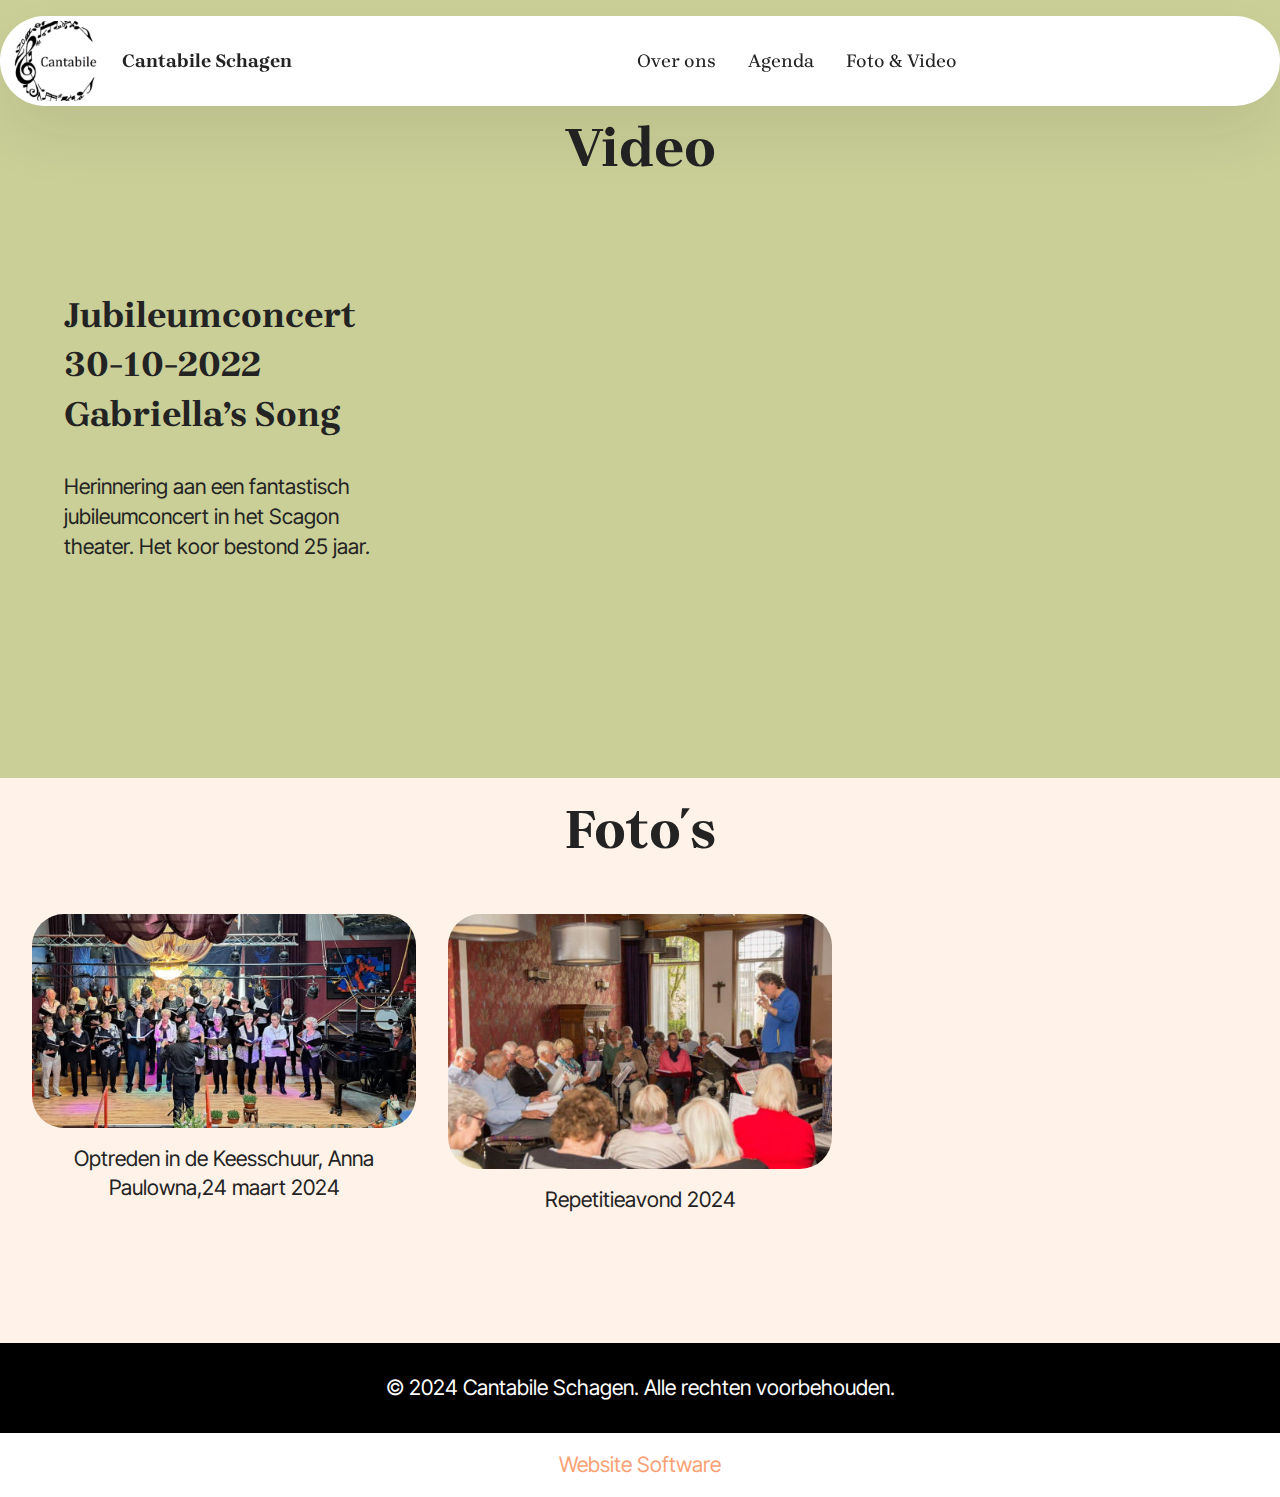
<file: media.html>
<!DOCTYPE html>
<html  >
<head>
  <!-- Site made with Mobirise Website Builder v5.9.18, https://mobirise.com -->
  <meta charset="UTF-8">
  <meta http-equiv="X-UA-Compatible" content="IE=edge">
  <meta name="generator" content="Mobirise v5.9.18, mobirise.com">
  <meta name="viewport" content="width=device-width, initial-scale=1, minimum-scale=1">
  <link rel="shortcut icon" href="assets/images/logocantabile-128x128.png" type="image/x-icon">
  <meta name="description" content="Foto's en video's">
  
  
  <title>Fotos en Videos Cantabile Schagen</title>
  <link rel="stylesheet" href="assets/web/assets/mobirise-icons2/mobirise2.css">
  <link rel="stylesheet" href="assets/bootstrap/css/bootstrap.min.css">
  <link rel="stylesheet" href="assets/bootstrap/css/bootstrap-grid.min.css">
  <link rel="stylesheet" href="assets/bootstrap/css/bootstrap-reboot.min.css">
  <link rel="stylesheet" href="assets/dropdown/css/style.css">
  <link rel="stylesheet" href="assets/theme/css/style.css">
  <link rel="stylesheet" href="assets/gallery/style.css">
  <link rel="preload" href="https://fonts.googleapis.com/css2?family=Brygada+1918:wght@400;700&display=swap&display=swap" as="style" onload="this.onload=null;this.rel='stylesheet'">
  <noscript><link rel="stylesheet" href="https://fonts.googleapis.com/css2?family=Brygada+1918:wght@400;700&display=swap&display=swap"></noscript>
  <link rel="preload" href="https://fonts.googleapis.com/css?family=Inter+Tight:100,200,300,400,500,600,700,800,900,100i,200i,300i,400i,500i,600i,700i,800i,900i&display=swap" as="style" onload="this.onload=null;this.rel='stylesheet'">
  <noscript><link rel="stylesheet" href="https://fonts.googleapis.com/css?family=Inter+Tight:100,200,300,400,500,600,700,800,900,100i,200i,300i,400i,500i,600i,700i,800i,900i&display=swap"></noscript>
  <link rel="preload" as="style" href="assets/mobirise/css/mbr-additional.css?v=9cOqbn"><link rel="stylesheet" href="assets/mobirise/css/mbr-additional.css?v=9cOqbn" type="text/css">

  
  
  
</head>
<body>
  
  <section data-bs-version="5.1" class="menu menu2 cid-uiRsRR3Knw" once="menu" id="menu02-d">
	

	<nav class="navbar navbar-dropdown navbar-fixed-top navbar-expand-lg">
		<div class="container">
			<div class="navbar-brand">
				<span class="navbar-logo">
					<a href="https://www.cantabileschagen.nl">
						<img src="assets/images/logocantabile-128x128.png" alt="Cantabile Schagen Koor Logo" style="height: 5rem;">
					</a>
				</span>
				<span class="navbar-caption-wrap"><a class="navbar-caption text-black text-primary display-4" href="index.html">Cantabile Schagen</a></span>
			</div>
			<button class="navbar-toggler" type="button" data-toggle="collapse" data-bs-toggle="collapse" data-target="#navbarSupportedContent" data-bs-target="#navbarSupportedContent" aria-controls="navbarNavAltMarkup" aria-expanded="false" aria-label="Toggle navigation">
				<div class="hamburger">
					<span></span>
					<span></span>
					<span></span>
					<span></span>
				</div>
			</button>
			<div class="collapse navbar-collapse" id="navbarSupportedContent">
				<ul class="navbar-nav nav-dropdown nav-right" data-app-modern-menu="true"><li class="nav-item">
						<a class="nav-link link text-black text-primary display-4" href="about.html">Over ons<br></a>
					</li>
					<li class="nav-item">
						<a class="nav-link link text-black text-primary display-4" href="agenda.html" aria-expanded="false">Agenda</a>
					</li>
					<li class="nav-item">
						<a class="nav-link link text-black text-primary display-4" href="media.html">Foto &amp; Video</a>
					</li></ul>
				
				
			</div>
		</div>
	</nav>
</section>

<section data-bs-version="5.1" class="video05 cid-uj6gY0D0C7" id="video05-p">
    

    
    

    <div class="container">
        <div class="row justify-content-center">
            <div class="title-wrapper mb-5">
                <h4 class="mbr-section-maintitle mbr-fonts-style mb-0 display-2">
                    <strong>Video</strong></h4>
            </div>
            <div class="col-12 col-md">
                <div class="text-wrapper">
                    <h2 class="mb-4 mbr-fonts-style mbr-section-title display-5"><strong>Jubileumconcert 30-10-2022 Gabriella’s Song</strong></h2>
                    <p class="mbr-text mb-4 mbr-fonts-style display-7">Herinnering aan een fantastisch jubileumconcert in het Scagon theater. Het koor bestond 25 jaar.<br><br></p>
                    
                </div>
            </div>
            <div class="col-12 col-md-8 video-block">
                <div class="mbr-figure"><iframe class="mbr-embedded-video" src="https://www.youtube.com/embed/ZhS1T-gtp5M?rel=0&amp;amp;mute=1&amp;showinfo=0&amp;autoplay=1&amp;loop=1&amp;playlist=ZhS1T-gtp5M" width="1280" height="720" frameborder="0" allowfullscreen></iframe></div>
                
            </div>
        </div>
    </div>
</section>

<section data-bs-version="5.1" class="gallery1 mbr-gallery cid-uj68G3JNht" id="gallery02-o">   
    
    

    <div class="container-fluid">
        <div class="row justify-content-center">
            <div class="col-12 content-head">
                <div class="mbr-section-head mb-5">
                    <h3 class="mbr-section-title mbr-fonts-style align-center m-0 display-2"><strong>Foto´s</strong></h3>
                    
                </div>
            </div>
        </div>
        <div class="row mbr-gallery mbr-masonry" data-masonry="{&quot;percentPosition&quot;: true }">
            <div class="col-12 col-md-6 col-lg-4 item gallery-image active">
                <div class="item-wrapper" data-toggle="modal" data-bs-toggle="modal" data-target="#us8ROgFedz-modal" data-bs-target="#us8ROgFedz-modal">
                    <img class="w-100" src="assets/images/keesschuur-24-maart-2024-490x273.jpg" alt="Mobirise Website Builder" data-slide-to="0" data-bs-slide-to="0" data-target="#lb-us8ROgFedz" data-bs-target="#lb-us8ROgFedz">
                    <div class="icon-wrapper">
                        <span class="mobi-mbri mobi-mbri-search mbr-iconfont mbr-iconfont-btn"></span>
                    </div>
                </div>
                <h6 class="mbr-item-subtitle mbr-fonts-style align-center mb-0 mt-3 display-7">Optreden in de Keesschuur, Anna Paulowna,24 maart 2024</h6>
            </div>
            
            <div class="col-12 col-md-6 col-lg-4 item gallery-image">
                <div class="item-wrapper" data-toggle="modal" data-bs-toggle="modal" data-target="#us8ROgFedz-modal" data-bs-target="#us8ROgFedz-modal">
                    <img class="w-100" src="assets/images/april-2022-5-490x326.jpg" alt="Mobirise Website Builder" data-slide-to="1" data-bs-slide-to="1" data-target="#lb-us8ROgFedz" data-bs-target="#lb-us8ROgFedz">
                    <div class="icon-wrapper">
                        <span class="mobi-mbri mobi-mbri-search mbr-iconfont mbr-iconfont-btn"></span>
                    </div>
                </div>
                <h6 class="mbr-item-subtitle mbr-fonts-style align-center mb-0 mt-3 display-7">Repetitieavond 2024</h6>
            </div>
            
            
            
            
        </div>

        <div class="modal mbr-slider" tabindex="-1" role="dialog" aria-hidden="true" id="us8ROgFedz-modal">
            <div class="modal-dialog" role="document">
                <div class="modal-content">
                    <div class="modal-body">
                        <div class="carousel slide" id="lb-us8ROgFedz" data-interval="5000" data-bs-interval="5000">
                            <div class="carousel-inner">
                                <div class="carousel-item active">
                                    <img class="d-block w-100" src="assets/images/keesschuur-24-maart-2024-490x273.jpg" alt="Mobirise Website Builder">
                                </div>
                                
                                <div class="carousel-item">
                                    <img class="d-block w-100" src="assets/images/april-2022-5-490x326.jpg" alt="Mobirise Website Builder">
                                </div>
                                
                                
                                
                                
                            </div>
                            <ol class="carousel-indicators">
                                <li data-slide-to="0" data-bs-slide-to="0" class="active" data-target="#lb-us8ROgFedz" data-bs-target="#lb-us8ROgFedz"></li>
                                <li data-slide-to="1" data-bs-slide-to="1" data-target="#lb-us8ROgFedz" data-bs-target="#lb-us8ROgFedz"></li>
                                
                                
                                
                                
                                
                            </ol>
                            <a role="button" href="" class="close" data-dismiss="modal" data-bs-dismiss="modal" aria-label="Close">
                            </a>
                            <a class="carousel-control-prev carousel-control" role="button" data-slide="prev" data-bs-slide="prev" href="#lb-us8ROgFedz">
                                <span class="mobi-mbri mobi-mbri-arrow-prev" aria-hidden="true"></span>
                                <span class="sr-only visually-hidden">Previous</span>
                            </a>
                            <a class="carousel-control-next carousel-control" role="button" data-slide="next" data-bs-slide="next" href="#lb-us8ROgFedz">
                                <span class="mobi-mbri mobi-mbri-arrow-next" aria-hidden="true"></span>
                                <span class="sr-only visually-hidden">Next</span>
                            </a>
                        </div>
                    </div>
                </div>
            </div>
        </div>
    </div>
</section>

<section data-bs-version="5.1" class="footer4 cid-uiRsRRlkBT" once="footers" id="footer04-e">

    

    

    <div class="container">
        <div class="media-container-row align-center mbr-white">
            <div class="col-12">
                <p class="mbr-text mb-0 mbr-fonts-style display-7">© 2024 Cantabile Schagen. Alle rechten voorbehouden.</p>
            </div>
        </div>
    </div>
</section><section class="display-7" style="padding: 0;align-items: center;justify-content: center;flex-wrap: wrap;    align-content: center;display: flex;position: relative;height: 4rem;"><a href="https://mobiri.se/3371521" style="flex: 1 1;height: 4rem;position: absolute;width: 100%;z-index: 1;"><img alt="" style="height: 4rem;" src="[data-uri]"></a><p style="margin: 0;text-align: center;" class="display-7">&#8204;</p><a style="z-index:1" href="https://mobirise.com"> Website Software</a></section><script src="assets/bootstrap/js/bootstrap.bundle.min.js"></script>  <script src="assets/smoothscroll/smooth-scroll.js"></script>  <script src="assets/ytplayer/index.js"></script>  <script src="assets/dropdown/js/navbar-dropdown.js"></script>  <script src="assets/masonry/masonry.pkgd.min.js"></script>  <script src="assets/imagesloaded/imagesloaded.pkgd.min.js"></script>  <script src="assets/theme/js/script.js"></script>  <script src="assets/gallery/player.min.js"></script>  <script src="assets/gallery/script.js"></script>  
  
  
</body>
</html>
</file>
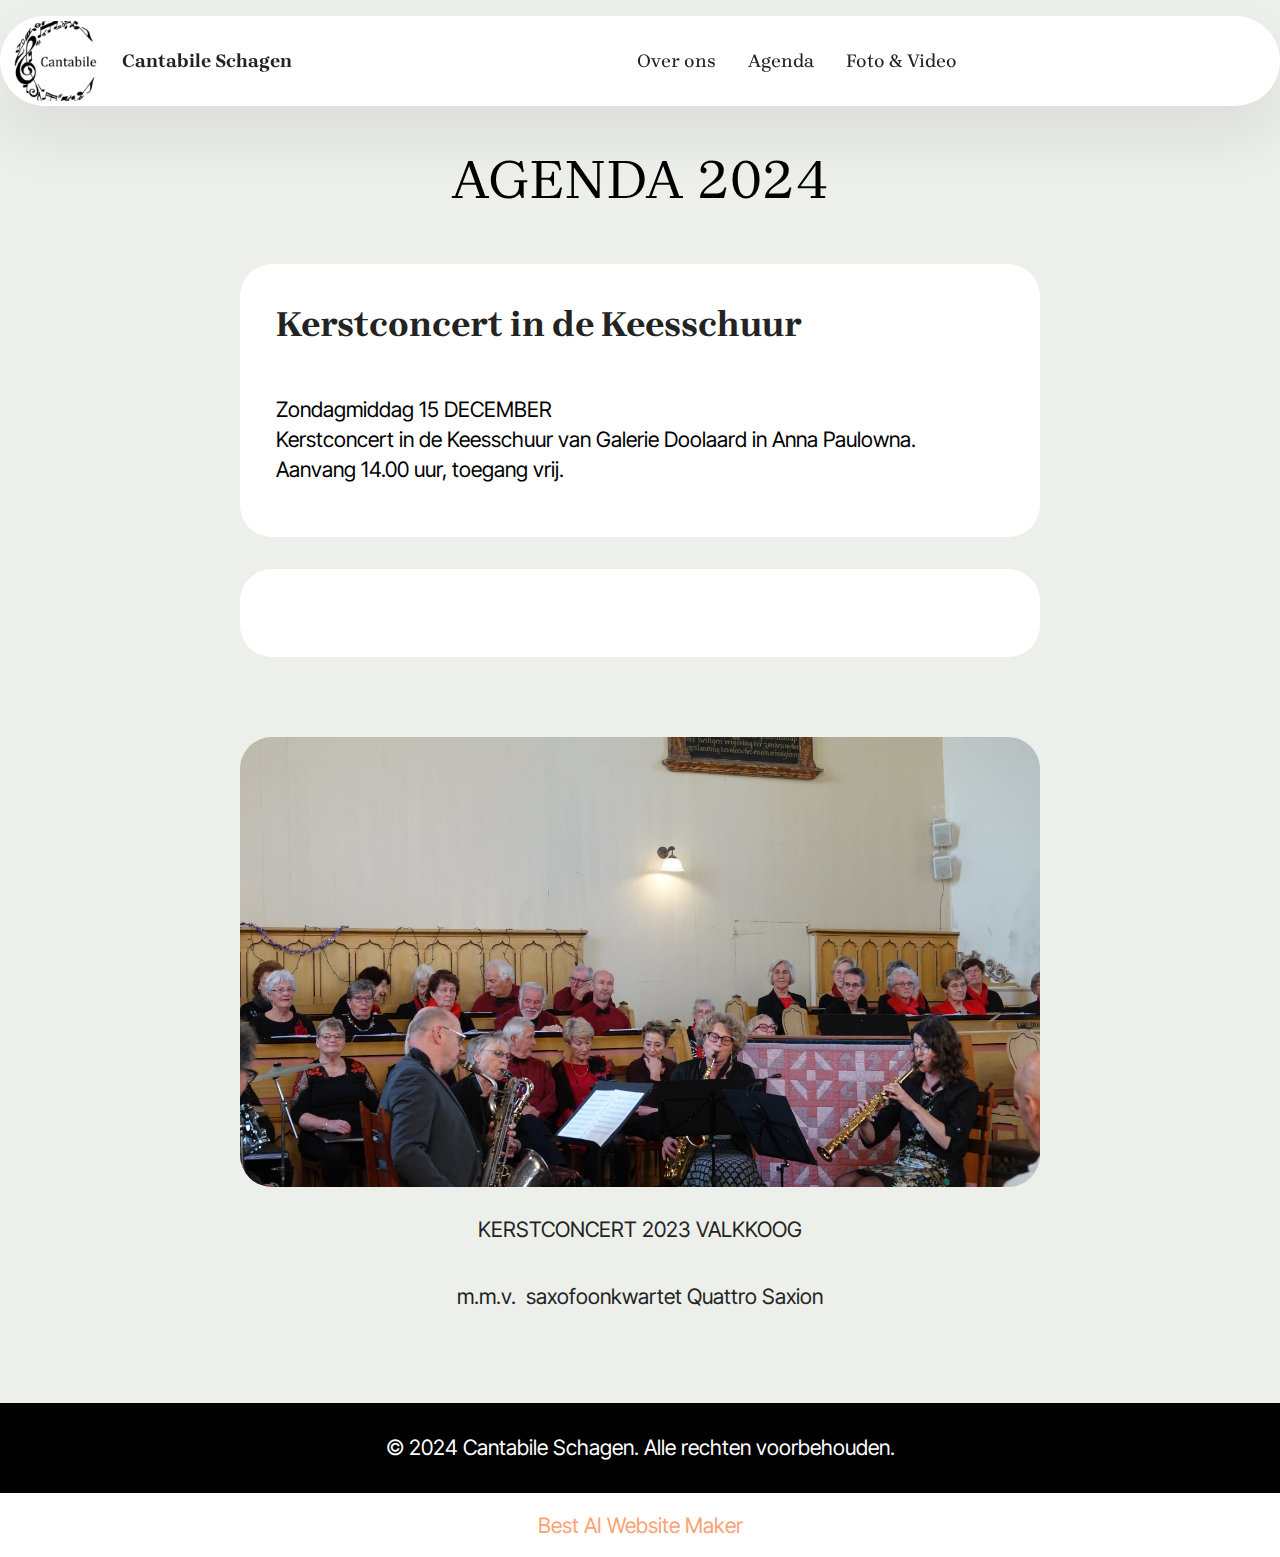
<file: page3.html>
<!DOCTYPE html>
<html  >
<head>
  <!-- Site made with Mobirise Website Builder v5.9.18, https://mobirise.com -->
  <meta charset="UTF-8">
  <meta http-equiv="X-UA-Compatible" content="IE=edge">
  <meta name="generator" content="Mobirise v5.9.18, mobirise.com">
  <meta name="viewport" content="width=device-width, initial-scale=1, minimum-scale=1">
  <link rel="shortcut icon" href="assets/images/logocantabile-128x128.png" type="image/x-icon">
  <meta name="description" content="Komende evenementen">
  
  
  <title>Agenda</title>
  <link rel="stylesheet" href="assets/web/assets/mobirise-icons2/mobirise2.css">
  <link rel="stylesheet" href="assets/bootstrap/css/bootstrap.min.css">
  <link rel="stylesheet" href="assets/bootstrap/css/bootstrap-grid.min.css">
  <link rel="stylesheet" href="assets/bootstrap/css/bootstrap-reboot.min.css">
  <link rel="stylesheet" href="assets/dropdown/css/style.css">
  <link rel="stylesheet" href="assets/theme/css/style.css">
  <link rel="preload" href="https://fonts.googleapis.com/css2?family=Brygada+1918:wght@400;700&display=swap&display=swap" as="style" onload="this.onload=null;this.rel='stylesheet'">
  <noscript><link rel="stylesheet" href="https://fonts.googleapis.com/css2?family=Brygada+1918:wght@400;700&display=swap&display=swap"></noscript>
  <link rel="preload" href="https://fonts.googleapis.com/css?family=Inter+Tight:100,200,300,400,500,600,700,800,900,100i,200i,300i,400i,500i,600i,700i,800i,900i&display=swap" as="style" onload="this.onload=null;this.rel='stylesheet'">
  <noscript><link rel="stylesheet" href="https://fonts.googleapis.com/css?family=Inter+Tight:100,200,300,400,500,600,700,800,900,100i,200i,300i,400i,500i,600i,700i,800i,900i&display=swap"></noscript>
  <link rel="preload" as="style" href="assets/mobirise/css/mbr-additional.css?v=Za48Ng"><link rel="stylesheet" href="assets/mobirise/css/mbr-additional.css?v=Za48Ng" type="text/css">

  
  
  
</head>
<body>
  
  <section data-bs-version="5.1" class="menu menu2 cid-uobk6kVLE5" once="menu" id="menu02-v">
	

	<nav class="navbar navbar-dropdown navbar-fixed-top navbar-expand-lg">
		<div class="container">
			<div class="navbar-brand">
				<span class="navbar-logo">
					<a href="https://www.cantabileschagen.nl">
						<img src="assets/images/logocantabile-128x128.png" alt="Cantabile Schagen Koor Logo" style="height: 5rem;">
					</a>
				</span>
				<span class="navbar-caption-wrap"><a class="navbar-caption text-black text-primary display-4" href="index.html">Cantabile Schagen</a></span>
			</div>
			<button class="navbar-toggler" type="button" data-toggle="collapse" data-bs-toggle="collapse" data-target="#navbarSupportedContent" data-bs-target="#navbarSupportedContent" aria-controls="navbarNavAltMarkup" aria-expanded="false" aria-label="Toggle navigation">
				<div class="hamburger">
					<span></span>
					<span></span>
					<span></span>
					<span></span>
				</div>
			</button>
			<div class="collapse navbar-collapse" id="navbarSupportedContent">
				<ul class="navbar-nav nav-dropdown nav-right" data-app-modern-menu="true"><li class="nav-item">
						<a class="nav-link link text-black text-primary display-4" href="about.html">Over ons<br></a>
					</li>
					<li class="nav-item">
						<a class="nav-link link text-black text-primary display-4" href="page3.html#top" aria-expanded="false">Agenda</a>
					</li>
					<li class="nav-item">
						<a class="nav-link link text-black text-primary display-4" href="media.html">Foto &amp; Video</a>
					</li></ul>
				
				
			</div>
		</div>
	</nav>
</section>

<section data-bs-version="5.1" class="list05 cid-uobt6acThw" id="list05-10">
    
    <div class="container">
        <div class="col-12 mb-5 content-head">
            <h3 class="mbr-section-title mbr-fonts-style align-center mb-0 display-2">AGENDA 2024</h3>
            
        </div>
        <div class="row justify-content-center ">
            <div class="col-12 col-lg-8">
                
                <div class="item features-without-image col-12 active">
                    <div class="item-wrapper">
                        <h5 class="mbr-card-title mbr-fonts-style mt-0 mb-3 display-5"><strong>Kerstconcert in de Keesschuur</strong><strong><br></strong></h5>
                        <p class="mbr-text mbr-fonts-style mt-0 mb-3 display-7"><br>Zondagmiddag 15 DECEMBER
<br>Kerstconcert in de Keesschuur van Galerie Doolaard in Anna Paulowna.
<br>Aanvang 14.00 uur, toegang vrij.&nbsp;<br></p>
                    </div>
                </div>
                <div class="item features-without-image col-12">
                    <div class="item-wrapper">
                        <h5 class="mbr-card-title mbr-fonts-style mt-0 mb-3 display-5"></h5>
                        <p class="mbr-text mbr-fonts-style mt-0 mb-3 display-7"></p>
                    </div>
                </div>
            </div>
        </div>
    </div>
</section>

<section data-bs-version="5.1" class="header12 cid-uobsKeVj8D" id="header12-y">
  
  

  <div class="text-center container">
    <div class="row mb-4 justify-content-center">
      <div class="col-12 col-md-8">
        <img class="w-100" src="assets/images/kerstconcert-valkkoog-2023-4-1472x829.jpg" alt="Mobirise Website Builder">
      </div>
    </div>
    <div class="row justify-content-center">
      <div class="col-md-12 content-head">
        <h1 class="mbr-section-title mbr-fonts-style mb-4 display-7"><p>KERSTCONCERT 2023 VALKKOOG</p><br><p><span style="font-size: calc(1.14rem + 0.26 * ((100vw - 62rem) / 25));">m.m.v.&nbsp; saxofoonkwartet Quattro Saxion</span><br></p></h1>
        
        
      </div>
    </div>
  </div>
</section>

<section data-bs-version="5.1" class="footer4 cid-uobk6lsbs2" once="footers" id="footer04-x">

    

    

    <div class="container">
        <div class="media-container-row align-center mbr-white">
            <div class="col-12">
                <p class="mbr-text mb-0 mbr-fonts-style display-7">© 2024 Cantabile Schagen. Alle rechten voorbehouden.</p>
            </div>
        </div>
    </div>
</section><section class="display-7" style="padding: 0;align-items: center;justify-content: center;flex-wrap: wrap;    align-content: center;display: flex;position: relative;height: 4rem;"><a href="https://mobiri.se/3371521" style="flex: 1 1;height: 4rem;position: absolute;width: 100%;z-index: 1;"><img alt="" style="height: 4rem;" src="[data-uri]"></a><p style="margin: 0;text-align: center;" class="display-7">&#8204;</p><a style="z-index:1" href="https://mobirise.com/builder/ai-website-maker.html">Best AI Website Maker</a></section><script src="assets/bootstrap/js/bootstrap.bundle.min.js"></script>  <script src="assets/smoothscroll/smooth-scroll.js"></script>  <script src="assets/ytplayer/index.js"></script>  <script src="assets/dropdown/js/navbar-dropdown.js"></script>  <script src="assets/theme/js/script.js"></script>  
  
  
</body>
</html>
</file>
<file: assets/web/assets/mobirise-icons2/mobirise2.css>
@font-face {
  font-family: 'Moririse2';
  font-display: swap;
  src:  url('mobirise2.eot?f2bix4');
  src:  url('mobirise2.eot?f2bix4#iefix') format('embedded-opentype'),
    url('mobirise2.ttf?f2bix4') format('truetype'),
    url('mobirise2.woff?f2bix4') format('woff'),
    url('mobirise2.svg?f2bix4#mobirise2') format('svg');
  font-weight: normal;
  font-style: normal;
}

[class^="mobi-"], [class*=" mobi-"] {
  /* use !important to prevent issues with browser extensions that change fonts */
  font-family: 'Moririse2' !important;
  speak: none;
  font-style: normal;
  font-weight: normal;
  font-variant: normal;
  text-transform: none;
  line-height: 1;

  /* Better Font Rendering =========== */
  -webkit-font-smoothing: antialiased;
  -moz-osx-font-smoothing: grayscale;
}

.mobi-mbri-add-submenu:before {
  content: "\e900";
}
.mobi-mbri-alert:before {
  content: "\e901";
}
.mobi-mbri-align-center:before {
  content: "\e902";
}
.mobi-mbri-align-justify:before {
  content: "\e903";
}
.mobi-mbri-align-left:before {
  content: "\e904";
}
.mobi-mbri-align-right:before {
  content: "\e905";
}
.mobi-mbri-android:before {
  content: "\e906";
}
.mobi-mbri-apple:before {
  content: "\e907";
}
.mobi-mbri-arrow-down:before {
  content: "\e908";
}
.mobi-mbri-arrow-next:before {
  content: "\e909";
}
.mobi-mbri-arrow-prev:before {
  content: "\e90a";
}
.mobi-mbri-arrow-up:before {
  content: "\e90b";
}
.mobi-mbri-bold:before {
  content: "\e90c";
}
.mobi-mbri-bookmark:before {
  content: "\e90d";
}
.mobi-mbri-bootstrap:before {
  content: "\e90e";
}
.mobi-mbri-briefcase:before {
  content: "\e90f";
}
.mobi-mbri-browse:before {
  content: "\e910";
}
.mobi-mbri-bulleted-list:before {
  content: "\e911";
}
.mobi-mbri-calendar:before {
  content: "\e912";
}
.mobi-mbri-camera:before {
  content: "\e913";
}
.mobi-mbri-cart-add:before {
  content: "\e914";
}
.mobi-mbri-cart-full:before {
  content: "\e915";
}
.mobi-mbri-cash:before {
  content: "\e916";
}
.mobi-mbri-change-style:before {
  content: "\e917";
}
.mobi-mbri-chat:before {
  content: "\e918";
}
.mobi-mbri-clock:before {
  content: "\e919";
}
.mobi-mbri-close:before {
  content: "\e91a";
}
.mobi-mbri-cloud:before {
  content: "\e91b";
}
.mobi-mbri-code:before {
  content: "\e91c";
}
.mobi-mbri-contact-form:before {
  content: "\e91d";
}
.mobi-mbri-credit-card:before {
  content: "\e91e";
}
.mobi-mbri-cursor-click:before {
  content: "\e91f";
}
.mobi-mbri-cust-feedback:before {
  content: "\e920";
}
.mobi-mbri-database:before {
  content: "\e921";
}
.mobi-mbri-delivery:before {
  content: "\e922";
}
.mobi-mbri-desktop:before {
  content: "\e923";
}
.mobi-mbri-devices:before {
  content: "\e924";
}
.mobi-mbri-down:before {
  content: "\e925";
}
.mobi-mbri-download-2:before {
  content: "\e926";
}
.mobi-mbri-download:before {
  content: "\e927";
}
.mobi-mbri-drag-n-drop-2:before {
  content: "\e928";
}
.mobi-mbri-drag-n-drop:before {
  content: "\e929";
}
.mobi-mbri-edit-2:before {
  content: "\e92a";
}
.mobi-mbri-edit:before {
  content: "\e92b";
}
.mobi-mbri-error:before {
  content: "\e92c";
}
.mobi-mbri-extension:before {
  content: "\e92d";
}
.mobi-mbri-features:before {
  content: "\e92e";
}
.mobi-mbri-file:before {
  content: "\e92f";
}
.mobi-mbri-flag:before {
  content: "\e930";
}
.mobi-mbri-folder:before {
  content: "\e931";
}
.mobi-mbri-gift:before {
  content: "\e932";
}
.mobi-mbri-github:before {
  content: "\e933";
}
.mobi-mbri-globe-2:before {
  content: "\e934";
}
.mobi-mbri-globe:before {
  content: "\e935";
}
.mobi-mbri-growing-chart:before {
  content: "\e936";
}
.mobi-mbri-hearth:before {
  content: "\e937";
}
.mobi-mbri-help:before {
  content: "\e938";
}
.mobi-mbri-home:before {
  content: "\e939";
}
.mobi-mbri-hot-cup:before {
  content: "\e93a";
}
.mobi-mbri-idea:before {
  content: "\e93b";
}
.mobi-mbri-image-gallery:before {
  content: "\e93c";
}
.mobi-mbri-image-slider:before {
  content: "\e93d";
}
.mobi-mbri-info:before {
  content: "\e93e";
}
.mobi-mbri-italic:before {
  content: "\e93f";
}
.mobi-mbri-key:before {
  content: "\e940";
}
.mobi-mbri-laptop:before {
  content: "\e941";
}
.mobi-mbri-layers:before {
  content: "\e942";
}
.mobi-mbri-left-right:before {
  content: "\e943";
}
.mobi-mbri-left:before {
  content: "\e944";
}
.mobi-mbri-letter:before {
  content: "\e945";
}
.mobi-mbri-like:before {
  content: "\e946";
}
.mobi-mbri-link:before {
  content: "\e947";
}
.mobi-mbri-lock:before {
  content: "\e948";
}
.mobi-mbri-login:before {
  content: "\e949";
}
.mobi-mbri-logout:before {
  content: "\e94a";
}
.mobi-mbri-magic-stick:before {
  content: "\e94b";
}
.mobi-mbri-map-pin:before {
  content: "\e94c";
}
.mobi-mbri-menu:before {
  content: "\e94d";
}
.mobi-mbri-mobile-2:before {
  content: "\e94e";
}
.mobi-mbri-mobile-horizontal:before {
  content: "\e94f";
}
.mobi-mbri-mobile:before {
  content: "\e950";
}
.mobi-mbri-mobirise:before {
  content: "\e951";
}
.mobi-mbri-more-horizontal:before {
  content: "\e952";
}
.mobi-mbri-more-vertical:before {
  content: "\e953";
}
.mobi-mbri-music:before {
  content: "\e954";
}
.mobi-mbri-new-file:before {
  content: "\e955";
}
.mobi-mbri-numbered-list:before {
  content: "\e956";
}
.mobi-mbri-opened-folder:before {
  content: "\e957";
}
.mobi-mbri-pages:before {
  content: "\e958";
}
.mobi-mbri-paper-plane:before {
  content: "\e959";
}
.mobi-mbri-paperclip:before {
  content: "\e95a";
}
.mobi-mbri-phone:before {
  content: "\e95b";
}
.mobi-mbri-photo:before {
  content: "\e95c";
}
.mobi-mbri-photos:before {
  content: "\e95d";
}
.mobi-mbri-pin:before {
  content: "\e95e";
}
.mobi-mbri-play:before {
  content: "\e95f";
}
.mobi-mbri-plus:before {
  content: "\e960";
}
.mobi-mbri-preview:before {
  content: "\e961";
}
.mobi-mbri-print:before {
  content: "\e962";
}
.mobi-mbri-protect:before {
  content: "\e963";
}
.mobi-mbri-question:before {
  content: "\e964";
}
.mobi-mbri-quote-left:before {
  content: "\e965";
}
.mobi-mbri-quote-right:before {
  content: "\e966";
}
.mobi-mbri-redo:before {
  content: "\e967";
}
.mobi-mbri-refresh:before {
  content: "\e968";
}
.mobi-mbri-responsive-2:before {
  content: "\e969";
}
.mobi-mbri-responsive:before {
  content: "\e96a";
}
.mobi-mbri-right:before {
  content: "\e96b";
}
.mobi-mbri-rocket:before {
  content: "\e96c";
}
.mobi-mbri-sad-face:before {
  content: "\e96d";
}
.mobi-mbri-sale:before {
  content: "\e96e";
}
.mobi-mbri-save:before {
  content: "\e96f";
}
.mobi-mbri-search:before {
  content: "\e970";
}
.mobi-mbri-setting-2:before {
  content: "\e971";
}
.mobi-mbri-setting-3:before {
  content: "\e972";
}
.mobi-mbri-setting:before {
  content: "\e973";
}
.mobi-mbri-share:before {
  content: "\e974";
}
.mobi-mbri-shopping-bag:before {
  content: "\e975";
}
.mobi-mbri-shopping-basket:before {
  content: "\e976";
}
.mobi-mbri-shopping-cart:before {
  content: "\e977";
}
.mobi-mbri-sites:before {
  content: "\e978";
}
.mobi-mbri-smile-face:before {
  content: "\e979";
}
.mobi-mbri-speed:before {
  content: "\e97a";
}
.mobi-mbri-star:before {
  content: "\e97b";
}
.mobi-mbri-success:before {
  content: "\e97c";
}
.mobi-mbri-sun:before {
  content: "\e97d";
}
.mobi-mbri-sun2:before {
  content: "\e97e";
}
.mobi-mbri-tablet-vertical:before {
  content: "\e97f";
}
.mobi-mbri-tablet:before {
  content: "\e980";
}
.mobi-mbri-target:before {
  content: "\e981";
}
.mobi-mbri-timer:before {
  content: "\e982";
}
.mobi-mbri-to-ftp:before {
  content: "\e983";
}
.mobi-mbri-to-local-drive:before {
  content: "\e984";
}
.mobi-mbri-touch-swipe:before {
  content: "\e985";
}
.mobi-mbri-touch:before {
  content: "\e986";
}
.mobi-mbri-trash:before {
  content: "\e987";
}
.mobi-mbri-underline:before {
  content: "\e988";
}
.mobi-mbri-undo:before {
  content: "\e989";
}
.mobi-mbri-unlink:before {
  content: "\e98a";
}
.mobi-mbri-unlock:before {
  content: "\e98b";
}
.mobi-mbri-up-down:before {
  content: "\e98c";
}
.mobi-mbri-up:before {
  content: "\e98d";
}
.mobi-mbri-update:before {
  content: "\e98e";
}
.mobi-mbri-upload-2:before {
  content: "\e98f";
}
.mobi-mbri-upload:before {
  content: "\e990";
}
.mobi-mbri-user-2:before {
  content: "\e991";
}
.mobi-mbri-user:before {
  content: "\e992";
}
.mobi-mbri-users:before {
  content: "\e993";
}
.mobi-mbri-video-play:before {
  content: "\e994";
}
.mobi-mbri-video:before {
  content: "\e995";
}
.mobi-mbri-watch:before {
  content: "\e996";
}
.mobi-mbri-website-theme-2:before {
  content: "\e997";
}
.mobi-mbri-website-theme:before {
  content: "\e998";
}
.mobi-mbri-wifi:before {
  content: "\e999";
}
.mobi-mbri-windows:before {
  content: "\e99a";
}
.mobi-mbri-zoom-in:before {
  content: "\e99b";
}
.mobi-mbri-zoom-out:before {
  content: "\e99c";
}
</file>
<file: assets/parallax/jarallax.css>
.jarallax {
    position: relative;
    z-index: 0;
}
.jarallax > .jarallax-img {
    position: absolute;
    object-fit: cover;
    /* support for plugin https://github.com/bfred-it/object-fit-images */
    font-family: 'object-fit: cover;';
    top: 0;
    left: 0;
    width: 100%;
    height: 100%;
    z-index: -1;
}
</file>
<file: assets/dropdown/css/style.css>
.navbar-dropdown {
  left: 0;
  padding: 0;
  position: absolute;
  right: 0;
  top: 0;
  transition: all 0.45s ease;
  z-index: 1030;
  background: #282828; }
  .navbar-dropdown .navbar-logo {
    margin-right: 0.8rem;
    transition: margin 0.3s ease-in-out;
    vertical-align: middle; }
    .navbar-dropdown .navbar-logo img {
      height: 3.125rem;
      transition: all 0.3s ease-in-out; }
    .navbar-dropdown .navbar-logo.mbr-iconfont {
      font-size: 3.125rem;
      line-height: 3.125rem; }
  .navbar-dropdown .navbar-caption {
    font-weight: 700;
    white-space: normal;
    vertical-align: -4px;
    line-height: 3.125rem !important; }
    .navbar-dropdown .navbar-caption, .navbar-dropdown .navbar-caption:hover {
      color: inherit;
      text-decoration: none; }
  .navbar-dropdown .mbr-iconfont + .navbar-caption {
    vertical-align: -1px; }
  .navbar-dropdown.navbar-fixed-top {
    position: fixed; }
  .navbar-dropdown .navbar-brand span {
    vertical-align: -4px; }
  .navbar-dropdown.bg-color.transparent {
    background: none; }
  .navbar-dropdown.navbar-short .navbar-brand {
    padding: 0.625rem 0; }
    .navbar-dropdown.navbar-short .navbar-brand span {
      vertical-align: -1px; }
  .navbar-dropdown.navbar-short .navbar-caption {
    line-height: 2.375rem !important;
    vertical-align: -2px; }
  .navbar-dropdown.navbar-short .navbar-logo {
    margin-right: 0.5rem; }
    .navbar-dropdown.navbar-short .navbar-logo img {
      height: 2.375rem; }
    .navbar-dropdown.navbar-short .navbar-logo.mbr-iconfont {
      font-size: 2.375rem;
      line-height: 2.375rem; }
  .navbar-dropdown.navbar-short .mbr-table-cell {
    height: 3.625rem; }
  .navbar-dropdown .navbar-close {
    left: 0.6875rem;
    position: fixed;
    top: 0.75rem;
    z-index: 1000; }
  .navbar-dropdown .hamburger-icon {
    content: "";
    display: inline-block;
    vertical-align: middle;
    width: 16px;
    -webkit-box-shadow: 0 -6px 0 1px #282828,0 0 0 1px #282828,0 6px 0 1px #282828;
    -moz-box-shadow: 0 -6px 0 1px #282828,0 0 0 1px #282828,0 6px 0 1px #282828;
    box-shadow: 0 -6px 0 1px #282828,0 0 0 1px #282828,0 6px 0 1px #282828; }

.dropdown-menu .dropdown-toggle[data-toggle="dropdown-submenu"]::after {
  border-bottom: 0.35em solid transparent;
  border-left: 0.35em solid;
  border-right: 0;
  border-top: 0.35em solid transparent;
  margin-left: 0.3rem; }

.dropdown-menu .dropdown-item:focus {
  outline: 0; }

.nav-dropdown {
  font-size: 0.75rem;
  font-weight: 500;
  height: auto !important; }
  .nav-dropdown .nav-btn {
    padding-left: 1rem; }
  .nav-dropdown .link {
    margin: .667em 1.667em;
    font-weight: 500;
    padding: 0;
    transition: color .2s ease-in-out; }
    .nav-dropdown .link.dropdown-toggle {
      margin-right: 2.583em; }
      .nav-dropdown .link.dropdown-toggle::after {
        margin-left: .25rem;
        border-top: 0.35em solid;
        border-right: 0.35em solid transparent;
        border-left: 0.35em solid transparent;
        border-bottom: 0; }
      .nav-dropdown .link.dropdown-toggle[aria-expanded="true"] {
        margin: 0;
        padding: 0.667em 3.263em  0.667em 1.667em; }
  .nav-dropdown .link::after,
  .nav-dropdown .dropdown-item::after {
    color: inherit; }
  .nav-dropdown .btn {
    font-size: 0.75rem;
    font-weight: 700;
    letter-spacing: 0;
    margin-bottom: 0;
    padding-left: 1.25rem;
    padding-right: 1.25rem; }
  .nav-dropdown .dropdown-menu {
    border-radius: 0;
    border: 0;
    left: 0;
    margin: 0;
    padding-bottom: 1.25rem;
    padding-top: 1.25rem;
    position: relative; }
  .nav-dropdown .dropdown-submenu {
    margin-left: 0.125rem;
    top: 0; }
  .nav-dropdown .dropdown-item {
    font-weight: 500;
    line-height: 2;
    padding: 0.3846em 4.615em 0.3846em 1.5385em;
    position: relative;
    transition: color .2s ease-in-out, background-color .2s ease-in-out; }
    .nav-dropdown .dropdown-item::after {
      margin-top: -0.3077em;
      position: absolute;
      right: 1.1538em;
      top: 50%; }
    .nav-dropdown .dropdown-item:focus, .nav-dropdown .dropdown-item:hover {
      background: none; }

@media (max-width: 767px) {
  .nav-dropdown.navbar-toggleable-sm {
    bottom: 0;
    display: none;
    left: 0;
    overflow-x: hidden;
    position: fixed;
    top: 0;
    transform: translateX(-100%);
    -ms-transform: translateX(-100%);
    -webkit-transform: translateX(-100%);
    width: 18.75rem;
    z-index: 999; } }
.nav-dropdown.navbar-toggleable-xl {
  bottom: 0;
  display: none;
  left: 0;
  overflow-x: hidden;
  position: fixed;
  top: 0;
  transform: translateX(-100%);
  -ms-transform: translateX(-100%);
  -webkit-transform: translateX(-100%);
  width: 18.75rem;
  z-index: 999; }

.nav-dropdown-sm {
  display: block !important;
  overflow-x: hidden;
  overflow: auto;
  padding-top: 3.875rem; }
  .nav-dropdown-sm::after {
    content: "";
    display: block;
    height: 3rem;
    width: 100%; }
  .nav-dropdown-sm.collapse.in ~ .navbar-close {
    display: block !important; }
  .nav-dropdown-sm.collapsing, .nav-dropdown-sm.collapse.in {
    transform: translateX(0);
    -ms-transform: translateX(0);
    -webkit-transform: translateX(0);
    transition: all 0.25s ease-out;
    -webkit-transition: all 0.25s ease-out;
    background: #282828; }
  .nav-dropdown-sm.collapsing[aria-expanded="false"] {
    transform: translateX(-100%);
    -ms-transform: translateX(-100%);
    -webkit-transform: translateX(-100%); }
  .nav-dropdown-sm .nav-item {
    display: block;
    margin-left: 0 !important;
    padding-left: 0; }
  .nav-dropdown-sm .link,
  .nav-dropdown-sm .dropdown-item {
    border-top: 1px dotted rgba(255, 255, 255, 0.1);
    font-size: 0.8125rem;
    line-height: 1.6;
    margin: 0 !important;
    padding: 0.875rem 2.4rem 0.875rem 1.5625rem !important;
    position: relative;
    white-space: normal; }
    .nav-dropdown-sm .link:focus, .nav-dropdown-sm .link:hover,
    .nav-dropdown-sm .dropdown-item:focus,
    .nav-dropdown-sm .dropdown-item:hover {
      background: rgba(0, 0, 0, 0.2) !important;
      color: #c0a375; }
  .nav-dropdown-sm .nav-btn {
    position: relative;
    padding: 1.5625rem 1.5625rem 0 1.5625rem; }
    .nav-dropdown-sm .nav-btn::before {
      border-top: 1px dotted rgba(255, 255, 255, 0.1);
      content: "";
      left: 0;
      position: absolute;
      top: 0;
      width: 100%; }
    .nav-dropdown-sm .nav-btn + .nav-btn {
      padding-top: 0.625rem; }
      .nav-dropdown-sm .nav-btn + .nav-btn::before {
        display: none; }
  .nav-dropdown-sm .btn {
    padding: 0.625rem 0; }
  .nav-dropdown-sm .dropdown-toggle[data-toggle="dropdown-submenu"]::after {
    margin-left: .25rem;
    border-top: 0.35em solid;
    border-right: 0.35em solid transparent;
    border-left: 0.35em solid transparent;
    border-bottom: 0; }
  .nav-dropdown-sm .dropdown-toggle[data-toggle="dropdown-submenu"][aria-expanded="true"]::after {
    border-top: 0;
    border-right: 0.35em solid transparent;
    border-left: 0.35em solid transparent;
    border-bottom: 0.35em solid; }
  .nav-dropdown-sm .dropdown-menu {
    margin: 0;
    padding: 0;
    position: relative;
    top: 0;
    left: 0;
    width: 100%;
    border: 0;
    float: none;
    border-radius: 0;
    background: none; }
  .nav-dropdown-sm .dropdown-submenu {
    left: 100%;
    margin-left: 0.125rem;
    margin-top: -1.25rem;
    top: 0; }

.navbar-toggleable-sm .nav-dropdown .dropdown-menu {
  position: absolute; }

.navbar-toggleable-sm .nav-dropdown .dropdown-submenu {
  left: 100%;
  margin-left: 0.125rem;
  margin-top: -1.25rem;
  top: 0; }

.navbar-toggleable-sm.opened .nav-dropdown .dropdown-menu {
  position: relative; }

.navbar-toggleable-sm.opened .nav-dropdown .dropdown-submenu {
  left: 0;
  margin-left: 00rem;
  margin-top: 0rem;
  top: 0; }

.is-builder .nav-dropdown.collapsing {
  transition: none !important; }
</file>
<file: assets/theme/css/style.css>
@charset "UTF-8";
section {
  background-color: #ffffff;
}

body {
  font-style: normal;
  line-height: 1.5;
  font-weight: 400;
  color: #232323;
  position: relative;
}

button {
  background-color: transparent;
  border-color: transparent;
}

.embla__button,
.carousel-control {
  background-color: #edefea !important;
  opacity: 0.8 !important;
  color: #464845 !important;
  border-color: #edefea !important;
}

.carousel .close,
.modalWindow .close {
  background-color: #edefea !important;
  color: #464845 !important;
  border-color: #edefea !important;
  opacity: 0.8 !important;
}

.carousel .close:hover,
.modalWindow .close:hover {
  opacity: 1 !important;
}

.carousel-indicators li {
  background-color: #edefea !important;
  border: 2px solid #464845 !important;
}

.carousel-indicators li:hover,
.carousel-indicators li:active {
  opacity: 0.8 !important;
}

.embla__button:hover,
.carousel-control:hover {
  background-color: #edefea !important;
  opacity: 1 !important;
}

.modalWindow-video-container {
  height: 80%;
}

section,
.container,
.container-fluid {
  position: relative;
  word-wrap: break-word;
}

a.mbr-iconfont:hover {
  text-decoration: none;
}

.article .lead p,
.article .lead ul,
.article .lead ol,
.article .lead pre,
.article .lead blockquote {
  margin-bottom: 0;
}

a {
  font-style: normal;
  font-weight: 400;
  cursor: pointer;
}
a, a:hover {
  text-decoration: none;
}

.mbr-section-title {
  font-style: normal;
  line-height: 1.3;
}

.mbr-section-subtitle {
  line-height: 1.3;
}

.mbr-text {
  font-style: normal;
  line-height: 1.7;
}

h1,
h2,
h3,
h4,
h5,
h6,
.display-1,
.display-2,
.display-4,
.display-5,
.display-7,
span,
p,
a {
  line-height: 1;
  word-break: break-word;
  word-wrap: break-word;
  font-weight: 400;
}

b,
strong {
  font-weight: bold;
}

input:-webkit-autofill, input:-webkit-autofill:hover, input:-webkit-autofill:focus, input:-webkit-autofill:active {
  transition-delay: 9999s;
  -webkit-transition-property: background-color, color;
  transition-property: background-color, color;
}

textarea[type=hidden] {
  display: none;
}

section {
  background-position: 50% 50%;
  background-repeat: no-repeat;
  background-size: cover;
}
section .mbr-background-video,
section .mbr-background-video-preview {
  position: absolute;
  bottom: 0;
  left: 0;
  right: 0;
  top: 0;
}

.hidden {
  visibility: hidden;
}

.mbr-z-index20 {
  z-index: 20;
}

/*! Base colors */
.mbr-white {
  color: #ffffff;
}

.mbr-black {
  color: #111111;
}

.mbr-bg-white {
  background-color: #ffffff;
}

.mbr-bg-black {
  background-color: #000000;
}

/*! Text-aligns */
.align-left {
  text-align: left;
}

.align-center {
  text-align: center;
}

.align-right {
  text-align: right;
}

/*! Font-weight  */
.mbr-light {
  font-weight: 300;
}

.mbr-regular {
  font-weight: 400;
}

.mbr-semibold {
  font-weight: 500;
}

.mbr-bold {
  font-weight: 700;
}

/*! Media  */
.media-content {
  flex-basis: 100%;
}

.media-container-row {
  display: flex;
  flex-direction: row;
  flex-wrap: wrap;
  justify-content: center;
  align-content: center;
  align-items: start;
}
.media-container-row .media-size-item {
  width: 400px;
}

.media-container-column {
  display: flex;
  flex-direction: column;
  flex-wrap: wrap;
  justify-content: center;
  align-content: center;
  align-items: stretch;
}
.media-container-column > * {
  width: 100%;
}

@media (min-width: 992px) {
  .media-container-row {
    flex-wrap: nowrap;
  }
}
figure {
  margin-bottom: 0;
  overflow: hidden;
}

figure[mbr-media-size] {
  transition: width 0.1s;
}

img,
iframe {
  display: block;
  width: 100%;
}

.card {
  background-color: transparent;
  border: none;
}

.card-box {
  width: 100%;
}

.card-img {
  text-align: center;
  flex-shrink: 0;
  -webkit-flex-shrink: 0;
}

.media {
  max-width: 100%;
  margin: 0 auto;
}

.mbr-figure {
  align-self: center;
}

.media-container > div {
  max-width: 100%;
}

.mbr-figure img,
.card-img img {
  width: 100%;
}

@media (max-width: 991px) {
  .media-size-item {
    width: auto !important;
  }
  .media {
    width: auto;
  }
  .mbr-figure {
    width: 100% !important;
  }
}
/*! Buttons */
.mbr-section-btn {
  margin-left: -0.6rem;
  margin-right: -0.6rem;
  font-size: 0;
}

.btn {
  font-weight: 600;
  border-width: 1px;
  font-style: normal;
  margin: 0.6rem 0.6rem;
  white-space: normal;
  transition: all 0.2s ease-in-out;
  display: inline-flex;
  align-items: center;
  justify-content: center;
  word-break: break-word;
}

.btn-sm {
  font-weight: 600;
  letter-spacing: 0px;
  transition: all 0.3s ease-in-out;
}

.btn-md {
  font-weight: 600;
  letter-spacing: 0px;
  transition: all 0.3s ease-in-out;
}

.btn-lg {
  font-weight: 600;
  letter-spacing: 0px;
  transition: all 0.3s ease-in-out;
}

.btn-form {
  margin: 0;
}
.btn-form:hover {
  cursor: pointer;
}

nav .mbr-section-btn {
  margin-left: 0rem;
  margin-right: 0rem;
}

/*! Btn icon margin */
.btn .mbr-iconfont,
.btn.btn-sm .mbr-iconfont {
  order: 1;
  cursor: pointer;
  margin-left: 0.5rem;
  vertical-align: sub;
}

.btn.btn-md .mbr-iconfont,
.btn.btn-md .mbr-iconfont {
  margin-left: 0.8rem;
}

.mbr-regular {
  font-weight: 400;
}

.mbr-semibold {
  font-weight: 500;
}

.mbr-bold {
  font-weight: 700;
}

[type=submit] {
  -webkit-appearance: none;
}

/*! Full-screen */
.mbr-fullscreen .mbr-overlay {
  min-height: 100vh;
}

.mbr-fullscreen {
  display: flex;
  display: -moz-flex;
  display: -ms-flex;
  display: -o-flex;
  align-items: center;
  min-height: 100vh;
  padding-top: 3rem;
  padding-bottom: 3rem;
}

/*! Map */
.map {
  height: 25rem;
  position: relative;
}
.map iframe {
  width: 100%;
  height: 100%;
}

/*! Scroll to top arrow */
.mbr-arrow-up {
  bottom: 25px;
  right: 90px;
  position: fixed;
  text-align: right;
  z-index: 5000;
  color: #ffffff;
  font-size: 22px;
}

.mbr-arrow-up a {
  background: rgba(0, 0, 0, 0.2);
  border-radius: 50%;
  color: #fff;
  display: inline-block;
  height: 60px;
  width: 60px;
  border: 2px solid #fff;
  outline-style: none !important;
  position: relative;
  text-decoration: none;
  transition: all 0.3s ease-in-out;
  cursor: pointer;
  text-align: center;
}
.mbr-arrow-up a:hover {
  background-color: rgba(0, 0, 0, 0.4);
}
.mbr-arrow-up a i {
  line-height: 60px;
}

.mbr-arrow-up-icon {
  display: block;
  color: #fff;
}

.mbr-arrow-up-icon::before {
  content: "›";
  display: inline-block;
  font-family: serif;
  font-size: 22px;
  line-height: 1;
  font-style: normal;
  position: relative;
  top: 6px;
  left: -4px;
  transform: rotate(-90deg);
}

/*! Arrow Down */
.mbr-arrow {
  position: absolute;
  bottom: 45px;
  left: 50%;
  width: 60px;
  height: 60px;
  cursor: pointer;
  background-color: rgba(80, 80, 80, 0.5);
  border-radius: 50%;
  transform: translateX(-50%);
}
@media (max-width: 767px) {
  .mbr-arrow {
    display: none;
  }
}
.mbr-arrow > a {
  display: inline-block;
  text-decoration: none;
  outline-style: none;
  animation: arrowdown 1.7s ease-in-out infinite;
  color: #ffffff;
}
.mbr-arrow > a > i {
  position: absolute;
  top: -2px;
  left: 15px;
  font-size: 2rem;
}

#scrollToTop a i::before {
  content: "";
  position: absolute;
  display: block;
  border-bottom: 2.5px solid #fff;
  border-left: 2.5px solid #fff;
  width: 27.8%;
  height: 27.8%;
  left: 50%;
  top: 51%;
  transform: translateY(-30%) translateX(-50%) rotate(135deg);
}

@keyframes arrowdown {
  0% {
    transform: translateY(0px);
  }
  50% {
    transform: translateY(-5px);
  }
  100% {
    transform: translateY(0px);
  }
}
@media (max-width: 500px) {
  .mbr-arrow-up {
    left: 0;
    right: 0;
    text-align: center;
  }
}
/*Gradients animation*/
@keyframes gradient-animation {
  from {
    background-position: 0% 100%;
    animation-timing-function: ease-in-out;
  }
  to {
    background-position: 100% 0%;
    animation-timing-function: ease-in-out;
  }
}
.bg-gradient {
  background-size: 200% 200%;
  animation: gradient-animation 5s infinite alternate;
  -webkit-animation: gradient-animation 5s infinite alternate;
}

.menu .navbar-brand {
  display: -webkit-flex;
}
.menu .navbar-brand span {
  display: flex;
  display: -webkit-flex;
}
.menu .navbar-brand .navbar-caption-wrap {
  display: -webkit-flex;
}
.menu .navbar-brand .navbar-logo img {
  display: -webkit-flex;
  width: auto;
}
@media (min-width: 768px) and (max-width: 991px) {
  .menu .navbar-toggleable-sm .navbar-nav {
    display: -ms-flexbox;
  }
}
@media (max-width: 991px) {
  .menu .navbar-collapse {
    max-height: 93.5vh;
  }
  .menu .navbar-collapse.show {
    overflow: auto;
  }
}
@media (min-width: 992px) {
  .menu .navbar-nav.nav-dropdown {
    display: -webkit-flex;
  }
  .menu .navbar-toggleable-sm .navbar-collapse {
    display: -webkit-flex !important;
  }
  .menu .collapsed .navbar-collapse {
    max-height: 93.5vh;
  }
  .menu .collapsed .navbar-collapse.show {
    overflow: auto;
  }
}
@media (max-width: 767px) {
  .menu .navbar-collapse {
    max-height: 80vh;
  }
}

.nav-link .mbr-iconfont {
  margin-right: 0.5rem;
}

.navbar {
  display: -webkit-flex;
  -webkit-flex-wrap: wrap;
  -webkit-align-items: center;
  -webkit-justify-content: space-between;
}

.navbar-collapse {
  -webkit-flex-basis: 100%;
  -webkit-flex-grow: 1;
  -webkit-align-items: center;
}

.nav-dropdown .link {
  padding: 0.667em 1.667em !important;
  margin: 0 !important;
}

.nav {
  display: -webkit-flex;
  -webkit-flex-wrap: wrap;
}

.row {
  display: -webkit-flex;
  -webkit-flex-wrap: wrap;
}

.justify-content-center {
  -webkit-justify-content: center;
}

.form-inline {
  display: -webkit-flex;
}

.card-wrapper {
  -webkit-flex: 1;
}

.carousel-control {
  z-index: 10;
  display: -webkit-flex;
}

.carousel-controls {
  display: -webkit-flex;
}

.media {
  display: -webkit-flex;
}

.form-group:focus {
  outline: none;
}

.jq-selectbox__select {
  padding: 7px 0;
  position: relative;
}

.jq-selectbox__dropdown {
  overflow: hidden;
  border-radius: 10px;
  position: absolute;
  top: 100%;
  left: 0 !important;
  width: 100% !important;
}

.jq-selectbox__trigger-arrow {
  right: 0;
  transform: translateY(-50%);
}

.jq-selectbox li {
  padding: 1.07em 0.5em;
}

input[type=range] {
  padding-left: 0 !important;
  padding-right: 0 !important;
}

.modal-dialog,
.modal-content {
  height: 100%;
}

.modal-dialog .carousel-inner {
  height: calc(100vh - 1.75rem);
}
@media (max-width: 575px) {
  .modal-dialog .carousel-inner {
    height: calc(100vh - 1rem);
  }
}

.carousel-item {
  text-align: center;
}

.carousel-item img {
  margin: auto;
}

.navbar-toggler {
  align-self: flex-start;
  padding: 0.25rem 0.75rem;
  font-size: 1.25rem;
  line-height: 1;
  background: transparent;
  border: 1px solid transparent;
  border-radius: 0.25rem;
}

.navbar-toggler:focus,
.navbar-toggler:hover {
  text-decoration: none;
  box-shadow: none;
}

.navbar-toggler-icon {
  display: inline-block;
  width: 1.5em;
  height: 1.5em;
  vertical-align: middle;
  content: "";
  background: no-repeat center center;
  background-size: 100% 100%;
}

.navbar-toggler-left {
  position: absolute;
  left: 1rem;
}

.navbar-toggler-right {
  position: absolute;
  right: 1rem;
}

.card-img {
  width: auto;
}

.menu .navbar.collapsed:not(.beta-menu) {
  flex-direction: column;
}

.carousel-item.active,
.carousel-item-next,
.carousel-item-prev {
  display: flex;
}

.note-air-layout .dropup .dropdown-menu,
.note-air-layout .navbar-fixed-bottom .dropdown .dropdown-menu {
  bottom: initial !important;
}

html,
body {
  height: auto;
  min-height: 100vh;
}

.dropup .dropdown-toggle::after {
  display: none;
}

.form-asterisk {
  font-family: initial;
  position: absolute;
  top: -2px;
  font-weight: normal;
}

.form-control-label {
  position: relative;
  cursor: pointer;
  margin-bottom: 0.357em;
  padding: 0;
}

.alert {
  color: #ffffff;
  border-radius: 0;
  border: 0;
  font-size: 1.1rem;
  line-height: 1.5;
  margin-bottom: 1.875rem;
  padding: 1.25rem;
  position: relative;
  text-align: center;
}
.alert.alert-form::after {
  background-color: inherit;
  bottom: -7px;
  content: "";
  display: block;
  height: 14px;
  left: 50%;
  margin-left: -7px;
  position: absolute;
  transform: rotate(45deg);
  width: 14px;
}

.form-control {
  background-color: #ffffff;
  background-clip: border-box;
  color: #232323;
  line-height: 1rem !important;
  height: auto;
  padding: 1.2rem 2rem;
  transition: border-color 0.25s ease 0s;
  border: 1px solid transparent !important;
  border-radius: 4px;
  box-shadow: rgba(0, 0, 0, 0.07) 0px 1px 1px 0px, rgba(0, 0, 0, 0.07) 0px 1px 3px 0px, rgba(0, 0, 0, 0.03) 0px 0px 0px 1px;
}
.form-active .form-control:invalid {
  border-color: red;
}

.row > * {
  padding-right: 1rem;
  padding-left: 1rem;
}

form .row {
  margin-left: -0.6rem;
  margin-right: -0.6rem;
}
form .row [class*=col] {
  padding-left: 0.6rem;
  padding-right: 0.6rem;
}

form .mbr-section-btn {
  padding-left: 0.6rem;
  padding-right: 0.6rem;
}

form .form-check-input {
  margin-top: 0.5;
}

textarea.form-control {
  line-height: 1.5rem !important;
}

.form-group {
  margin-bottom: 1.2rem;
}

.form-control,
form .btn {
  min-height: 48px;
}

.gdpr-block label span.textGDPR input[name=gdpr] {
  top: 7px;
}

.form-control:focus {
  box-shadow: none;
}

:focus {
  outline: none;
}

.mbr-overlay {
  background-color: #000;
  bottom: 0;
  left: 0;
  opacity: 0.5;
  position: absolute;
  right: 0;
  top: 0;
  z-index: 0;
  pointer-events: none;
}

blockquote {
  font-style: italic;
  padding: 3rem;
  font-size: 1.09rem;
  position: relative;
  border-left: 3px solid;
}

ul,
ol,
pre,
blockquote {
  margin-bottom: 2.3125rem;
}

.mt-4 {
  margin-top: 2rem !important;
}

.mb-4 {
  margin-bottom: 2rem !important;
}

.container,
.container-fluid {
  padding-left: 16px;
  padding-right: 16px;
}

.row {
  margin-left: -16px;
  margin-right: -16px;
}
.row > [class*=col] {
  padding-left: 16px;
  padding-right: 16px;
}

@media (min-width: 992px) {
  .container-fluid {
    padding-left: 32px;
    padding-right: 32px;
  }
}
@media (max-width: 991px) {
  .mbr-container {
    padding-left: 16px;
    padding-right: 16px;
  }
}
.app-video-wrapper > img {
  opacity: 1;
}

.app-video-wrapper {
  background: transparent;
}

.item {
  position: relative;
}

.dropdown-menu .dropdown-menu {
  left: 100%;
}

.dropdown-item + .dropdown-menu {
  display: none;
}

.dropdown-item:hover + .dropdown-menu,
.dropdown-menu:hover {
  display: block;
}

@media (min-aspect-ratio: 16/9) {
  .mbr-video-foreground {
    height: 300% !important;
    top: -100% !important;
  }
}
@media (max-aspect-ratio: 16/9) {
  .mbr-video-foreground {
    width: 300% !important;
    left: -100% !important;
  }
}.engine {
	position: absolute;
	text-indent: -2400px;
	text-align: center;
	padding: 0;
	top: 0;
	left: -2400px;
}
</file>
<file: assets/mobirise/css/mbr-additional.css>
.btn {
  border-width: 2px;
}
img,
.card-wrap,
.card-wrapper,
.video-wrapper,
.mbr-figure iframe,
.google-map iframe,
.slide-content,
.plan,
.card,
.item-wrapper {
  border-radius: 2rem !important;
}
.video-wrapper {
  overflow: hidden;
}
body {
  background-color: #f5eef1;
}
body {
  font-family: Brygada 1918;
}
.display-1 {
  font-family: 'Brygada 1918', sans-serif;
  font-size: 5rem;
  line-height: 1;
}
.display-1 > .mbr-iconfont {
  font-size: 6.25rem;
}
.display-2 {
  font-family: 'Brygada 1918', sans-serif;
  font-size: 4rem;
  line-height: 1;
}
.display-2 > .mbr-iconfont {
  font-size: 5rem;
}
.display-4 {
  font-family: 'Brygada 1918', sans-serif;
  font-size: 1.2rem;
  line-height: 1.5;
}
.display-4 > .mbr-iconfont {
  font-size: 1.5rem;
}
.display-5 {
  font-family: 'Brygada 1918', sans-serif;
  font-size: 2.5rem;
  line-height: 1.5;
}
.display-5 > .mbr-iconfont {
  font-size: 3.125rem;
}
.display-7 {
  font-family: 'Inter Tight', sans-serif;
  font-size: 1.4rem;
  line-height: 1.3;
}
.display-7 > .mbr-iconfont {
  font-size: 1.75rem;
}
/* ---- Fluid typography for mobile devices ---- */
/* 1.4 - font scale ratio ( bootstrap == 1.42857 ) */
/* 100vw - current viewport width */
/* (48 - 20)  48 == 48rem == 768px, 20 == 20rem == 320px(minimal supported viewport) */
/* 0.65 - min scale variable, may vary */
@media (max-width: 992px) {
  .display-1 {
    font-size: 4rem;
  }
}
@media (max-width: 768px) {
  .display-1 {
    font-size: 3.5rem;
    font-size: calc( 2.4rem + (5 - 2.4) * ((100vw - 20rem) / (48 - 20)));
    line-height: calc( 1.1 * (2.4rem + (5 - 2.4) * ((100vw - 20rem) / (48 - 20))));
  }
  .display-2 {
    font-size: 3.2rem;
    font-size: calc( 2.05rem + (4 - 2.05) * ((100vw - 20rem) / (48 - 20)));
    line-height: calc( 1.3 * (2.05rem + (4 - 2.05) * ((100vw - 20rem) / (48 - 20))));
  }
  .display-4 {
    font-size: 0.96rem;
    font-size: calc( 1.07rem + (1.2 - 1.07) * ((100vw - 20rem) / (48 - 20)));
    line-height: calc( 1.4 * (1.07rem + (1.2 - 1.07) * ((100vw - 20rem) / (48 - 20))));
  }
  .display-5 {
    font-size: 2rem;
    font-size: calc( 1.525rem + (2.5 - 1.525) * ((100vw - 20rem) / (48 - 20)));
    line-height: calc( 1.4 * (1.525rem + (2.5 - 1.525) * ((100vw - 20rem) / (48 - 20))));
  }
  .display-7 {
    font-size: 1.12rem;
    font-size: calc( 1.14rem + (1.4 - 1.14) * ((100vw - 20rem) / (48 - 20)));
    line-height: calc( 1.4 * (1.14rem + (1.4 - 1.14) * ((100vw - 20rem) / (48 - 20))));
  }
}
@media (min-width: 992px) and (max-width: 1400px) {
  .display-1 {
    font-size: 3.5rem;
    font-size: calc( 2.4rem + (5 - 2.4) * ((100vw - 62rem) / (87 - 62)));
    line-height: calc( 1.1 * (2.4rem + (5 - 2.4) * ((100vw - 62rem) / (87 - 62))));
  }
  .display-2 {
    font-size: 3.2rem;
    font-size: calc( 2.05rem + (4 - 2.05) * ((100vw - 62rem) / (87 - 62)));
    line-height: calc( 1.3 * (2.05rem + (4 - 2.05) * ((100vw - 62rem) / (87 - 62))));
  }
  .display-4 {
    font-size: 0.96rem;
    font-size: calc( 1.07rem + (1.2 - 1.07) * ((100vw - 62rem) / (87 - 62)));
    line-height: calc( 1.4 * (1.07rem + (1.2 - 1.07) * ((100vw - 62rem) / (87 - 62))));
  }
  .display-5 {
    font-size: 2rem;
    font-size: calc( 1.525rem + (2.5 - 1.525) * ((100vw - 62rem) / (87 - 62)));
    line-height: calc( 1.4 * (1.525rem + (2.5 - 1.525) * ((100vw - 62rem) / (87 - 62))));
  }
  .display-7 {
    font-size: 1.12rem;
    font-size: calc( 1.14rem + (1.4 - 1.14) * ((100vw - 62rem) / (87 - 62)));
    line-height: calc( 1.4 * (1.14rem + (1.4 - 1.14) * ((100vw - 62rem) / (87 - 62))));
  }
}
/* Buttons */
.btn {
  padding: 1.25rem 2rem;
  border-radius: 4px;
}
@media (max-width: 767px) {
  .btn {
    padding: 0.75rem 1.5rem;
  }
}
.btn-sm {
  padding: 0.6rem 1.2rem;
  border-radius: 4px;
}
.btn-md {
  padding: 0.6rem 1.2rem;
  border-radius: 4px;
}
.btn-lg {
  padding: 1.25rem 2rem;
  border-radius: 4px;
}
.bg-primary {
  background-color: #faa275 !important;
}
.bg-success {
  background-color: #5be1a3 !important;
}
.bg-info {
  background-color: #47d8f5 !important;
}
.bg-warning {
  background-color: #ffcf3d !important;
}
.bg-danger {
  background-color: #e25a67 !important;
}
.btn-primary,
.btn-primary:active {
  background-color: #faa275 !important;
  border-color: #faa275 !important;
  color: #ffffff !important;
  box-shadow: none;
}
.btn-primary:hover,
.btn-primary:focus,
.btn-primary.focus,
.btn-primary.active {
  color: inherit;
  background-color: #fcc3a6 !important;
  border-color: #fcc3a6 !important;
  box-shadow: none;
}
.btn-primary.disabled,
.btn-primary:disabled {
  color: #ffffff !important;
  background-color: #fcc3a6 !important;
  border-color: #fcc3a6 !important;
}
.btn-secondary,
.btn-secondary:active {
  background-color: #e99778 !important;
  border-color: #e99778 !important;
  color: #ffffff !important;
  box-shadow: none;
}
.btn-secondary:hover,
.btn-secondary:focus,
.btn-secondary.focus,
.btn-secondary.active {
  color: inherit;
  background-color: #f0b9a4 !important;
  border-color: #f0b9a4 !important;
  box-shadow: none;
}
.btn-secondary.disabled,
.btn-secondary:disabled {
  color: #ffffff !important;
  background-color: #f0b9a4 !important;
  border-color: #f0b9a4 !important;
}
.btn-info,
.btn-info:active {
  background-color: #47d8f5 !important;
  border-color: #47d8f5 !important;
  color: #ffffff !important;
  box-shadow: none;
}
.btn-info:hover,
.btn-info:focus,
.btn-info.focus,
.btn-info.active {
  color: inherit;
  background-color: #77e2f8 !important;
  border-color: #77e2f8 !important;
  box-shadow: none;
}
.btn-info.disabled,
.btn-info:disabled {
  color: #ffffff !important;
  background-color: #77e2f8 !important;
  border-color: #77e2f8 !important;
}
.btn-success,
.btn-success:active {
  background-color: #5be1a3 !important;
  border-color: #5be1a3 !important;
  color: #ffffff !important;
  box-shadow: none;
}
.btn-success:hover,
.btn-success:focus,
.btn-success.focus,
.btn-success.active {
  color: inherit;
  background-color: #86e9bb !important;
  border-color: #86e9bb !important;
  box-shadow: none;
}
.btn-success.disabled,
.btn-success:disabled {
  color: #ffffff !important;
  background-color: #86e9bb !important;
  border-color: #86e9bb !important;
}
.btn-warning,
.btn-warning:active {
  background-color: #ffcf3d !important;
  border-color: #ffcf3d !important;
  color: #3d2e00 !important;
  box-shadow: none;
}
.btn-warning:hover,
.btn-warning:focus,
.btn-warning.focus,
.btn-warning.active {
  color: inherit;
  background-color: #ffdc70 !important;
  border-color: #ffdc70 !important;
  box-shadow: none;
}
.btn-warning.disabled,
.btn-warning:disabled {
  color: #3d2e00 !important;
  background-color: #ffdc70 !important;
  border-color: #ffdc70 !important;
}
.btn-danger,
.btn-danger:active {
  background-color: #e25a67 !important;
  border-color: #e25a67 !important;
  color: #ffffff !important;
  box-shadow: none;
}
.btn-danger:hover,
.btn-danger:focus,
.btn-danger.focus,
.btn-danger.active {
  color: inherit;
  background-color: #ea858f !important;
  border-color: #ea858f !important;
  box-shadow: none;
}
.btn-danger.disabled,
.btn-danger:disabled {
  color: #ffffff !important;
  background-color: #ea858f !important;
  border-color: #ea858f !important;
}
.btn-white,
.btn-white:active {
  background-color: #eff0ec !important;
  border-color: #eff0ec !important;
  color: #757b62 !important;
  box-shadow: none;
}
.btn-white:hover,
.btn-white:focus,
.btn-white.focus,
.btn-white.active {
  color: inherit;
  background-color: #ffffff !important;
  border-color: #ffffff !important;
  box-shadow: none;
}
.btn-white.disabled,
.btn-white:disabled {
  color: #757b62 !important;
  background-color: #ffffff !important;
  border-color: #ffffff !important;
}
.btn-black,
.btn-black:active {
  background-color: #232323 !important;
  border-color: #232323 !important;
  color: #ffffff !important;
  box-shadow: none;
}
.btn-black:hover,
.btn-black:focus,
.btn-black.focus,
.btn-black.active {
  color: inherit;
  background-color: #3d3d3d !important;
  border-color: #3d3d3d !important;
  box-shadow: none;
}
.btn-black.disabled,
.btn-black:disabled {
  color: #ffffff !important;
  background-color: #3d3d3d !important;
  border-color: #3d3d3d !important;
}
.btn-primary-outline,
.btn-primary-outline:active {
  background-color: transparent !important;
  border-color: #faa275;
  color: #faa275;
}
.btn-primary-outline:hover,
.btn-primary-outline:focus,
.btn-primary-outline.focus,
.btn-primary-outline.active {
  color: #f76a21 !important;
  background-color: transparent !important;
  border-color: #f76a21 !important;
  box-shadow: none !important;
}
.btn-primary-outline.disabled,
.btn-primary-outline:disabled {
  color: #ffffff !important;
  background-color: #faa275 !important;
  border-color: #faa275 !important;
}
.btn-secondary-outline,
.btn-secondary-outline:active {
  background-color: transparent !important;
  border-color: #e99778;
  color: #e99778;
}
.btn-secondary-outline:hover,
.btn-secondary-outline:focus,
.btn-secondary-outline.focus,
.btn-secondary-outline.active {
  color: #dd5e2d !important;
  background-color: transparent !important;
  border-color: #dd5e2d !important;
  box-shadow: none !important;
}
.btn-secondary-outline.disabled,
.btn-secondary-outline:disabled {
  color: #ffffff !important;
  background-color: #e99778 !important;
  border-color: #e99778 !important;
}
.btn-info-outline,
.btn-info-outline:active {
  background-color: transparent !important;
  border-color: #47d8f5;
  color: #47d8f5;
}
.btn-info-outline:hover,
.btn-info-outline:focus,
.btn-info-outline.focus,
.btn-info-outline.active {
  color: #0cb7d9 !important;
  background-color: transparent !important;
  border-color: #0cb7d9 !important;
  box-shadow: none !important;
}
.btn-info-outline.disabled,
.btn-info-outline:disabled {
  color: #ffffff !important;
  background-color: #47d8f5 !important;
  border-color: #47d8f5 !important;
}
.btn-success-outline,
.btn-success-outline:active {
  background-color: transparent !important;
  border-color: #5be1a3;
  color: #5be1a3;
}
.btn-success-outline:hover,
.btn-success-outline:focus,
.btn-success-outline.focus,
.btn-success-outline.active {
  color: #23c279 !important;
  background-color: transparent !important;
  border-color: #23c279 !important;
  box-shadow: none !important;
}
.btn-success-outline.disabled,
.btn-success-outline:disabled {
  color: #ffffff !important;
  background-color: #5be1a3 !important;
  border-color: #5be1a3 !important;
}
.btn-warning-outline,
.btn-warning-outline:active {
  background-color: transparent !important;
  border-color: #ffcf3d;
  color: #ffcf3d;
}
.btn-warning-outline:hover,
.btn-warning-outline:focus,
.btn-warning-outline.focus,
.btn-warning-outline.active {
  color: #e5ad00 !important;
  background-color: transparent !important;
  border-color: #e5ad00 !important;
  box-shadow: none !important;
}
.btn-warning-outline.disabled,
.btn-warning-outline:disabled {
  color: #3d2e00 !important;
  background-color: #ffcf3d !important;
  border-color: #ffcf3d !important;
}
.btn-danger-outline,
.btn-danger-outline:active {
  background-color: transparent !important;
  border-color: #e25a67;
  color: #e25a67;
}
.btn-danger-outline:hover,
.btn-danger-outline:focus,
.btn-danger-outline.focus,
.btn-danger-outline.active {
  color: #c32232 !important;
  background-color: transparent !important;
  border-color: #c32232 !important;
  box-shadow: none !important;
}
.btn-danger-outline.disabled,
.btn-danger-outline:disabled {
  color: #ffffff !important;
  background-color: #e25a67 !important;
  border-color: #e25a67 !important;
}
.btn-black-outline,
.btn-black-outline:active {
  background-color: transparent !important;
  border-color: #232323;
  color: #232323;
}
.btn-black-outline:hover,
.btn-black-outline:focus,
.btn-black-outline.focus,
.btn-black-outline.active {
  color: #000000 !important;
  background-color: transparent !important;
  border-color: #000000 !important;
  box-shadow: none !important;
}
.btn-black-outline.disabled,
.btn-black-outline:disabled {
  color: #ffffff !important;
  background-color: #232323 !important;
  border-color: #232323 !important;
}
.btn-white-outline,
.btn-white-outline:active {
  background-color: transparent !important;
  border-color: #fafafa;
  color: #fafafa;
}
.btn-white-outline:hover,
.btn-white-outline:focus,
.btn-white-outline.focus,
.btn-white-outline.active {
  color: #cfcfcf !important;
  background-color: transparent !important;
  border-color: #cfcfcf !important;
  box-shadow: none !important;
}
.btn-white-outline.disabled,
.btn-white-outline:disabled {
  color: #7a7a7a !important;
  background-color: #fafafa !important;
  border-color: #fafafa !important;
}
.text-primary {
  color: #faa275 !important;
}
.text-secondary {
  color: #e99778 !important;
}
.text-success {
  color: #5be1a3 !important;
}
.text-info {
  color: #47d8f5 !important;
}
.text-warning {
  color: #ffcf3d !important;
}
.text-danger {
  color: #e25a67 !important;
}
.text-white {
  color: #fafafa !important;
}
.text-black {
  color: #232323 !important;
}
a.text-primary:hover,
a.text-primary:focus,
a.text-primary.active {
  color: #f66013 !important;
}
a.text-secondary:hover,
a.text-secondary:focus,
a.text-secondary.active {
  color: #d85523 !important;
}
a.text-success:hover,
a.text-success:focus,
a.text-success.active {
  color: #21b571 !important;
}
a.text-info:hover,
a.text-info:focus,
a.text-info.active {
  color: #0babcb !important;
}
a.text-warning:hover,
a.text-warning:focus,
a.text-warning.active {
  color: #d6a100 !important;
}
a.text-danger:hover,
a.text-danger:focus,
a.text-danger.active {
  color: #b6202e !important;
}
a.text-white:hover,
a.text-white:focus,
a.text-white.active {
  color: #c7c7c7 !important;
}
a.text-black:hover,
a.text-black:focus,
a.text-black.active {
  color: #000000 !important;
}
a[class*="text-"]:not(.nav-link):not(.dropdown-item):not([role]):not(.navbar-caption) {
  position: relative;
  background-image: transparent;
  background-size: 10000px 2px;
  background-repeat: no-repeat;
  background-position: 0px 1.2em;
  background-position: -10000px 1.2em;
}
a[class*="text-"]:not(.nav-link):not(.dropdown-item):not([role]):not(.navbar-caption):hover {
  transition: background-position 2s ease-in-out;
  background-image: linear-gradient(currentColor 50%, currentColor 50%);
  background-position: 0px 1.2em;
}
.nav-tabs .nav-link.active {
  color: #faa275;
}
.nav-tabs .nav-link:not(.active) {
  color: #232323;
}
.alert-success {
  background-color: #70c770;
}
.alert-info {
  background-color: #47d8f5;
}
.alert-warning {
  background-color: #ffcf3d;
}
.alert-danger {
  background-color: #e25a67;
}
.mbr-section-btn .btn:not(.btn-form) {
  border-radius: 100px;
}
.mbr-gallery-filter li a {
  border-radius: 100px !important;
}
.mbr-gallery-filter li.active .btn {
  background-color: #faa275;
  border-color: #faa275;
  color: #ffffff;
}
.mbr-gallery-filter li.active .btn:focus {
  box-shadow: none;
}
.nav-tabs .nav-link {
  border-radius: 100px !important;
}
a,
a:hover {
  color: #faa275;
}
.mbr-plan-header.bg-primary .mbr-plan-subtitle,
.mbr-plan-header.bg-primary .mbr-plan-price-desc {
  color: #ffffff;
}
.mbr-plan-header.bg-success .mbr-plan-subtitle,
.mbr-plan-header.bg-success .mbr-plan-price-desc {
  color: #ffffff;
}
.mbr-plan-header.bg-info .mbr-plan-subtitle,
.mbr-plan-header.bg-info .mbr-plan-price-desc {
  color: #ffffff;
}
.mbr-plan-header.bg-warning .mbr-plan-subtitle,
.mbr-plan-header.bg-warning .mbr-plan-price-desc {
  color: #ffffff;
}
.mbr-plan-header.bg-danger .mbr-plan-subtitle,
.mbr-plan-header.bg-danger .mbr-plan-price-desc {
  color: #ffffff;
}
/* Scroll to top button*/
.scrollToTop_wraper {
  display: none;
}
.form-control {
  font-family: 'Inter Tight', sans-serif;
  font-size: 1.4rem;
  line-height: 1.3;
  font-weight: 400;
  border-radius: 40px !important;
}
.form-control > .mbr-iconfont {
  font-size: 1.75rem;
}
.form-control:hover,
.form-control:focus {
  box-shadow: rgba(0, 0, 0, 0.07) 0px 1px 1px 0px, rgba(0, 0, 0, 0.07) 0px 1px 3px 0px, rgba(0, 0, 0, 0.03) 0px 0px 0px 1px;
  border-color: #faa275 !important;
}
.form-control:-webkit-input-placeholder {
  font-family: 'Inter Tight', sans-serif;
  font-size: 1.4rem;
  line-height: 1.3;
  font-weight: 400;
}
.form-control:-webkit-input-placeholder > .mbr-iconfont {
  font-size: 1.75rem;
}
blockquote {
  border-color: #faa275;
}
/* Forms */
.mbr-form .input-group-btn .btn {
  border-radius: 100px !important;
}
.mbr-form .input-group-btn .btn:hover {
  box-shadow: 0 10px 40px 0 rgba(0, 0, 0, 0.2);
}
.mbr-form .input-group-btn button[type="submit"] {
  border-radius: 100px !important;
  padding: 1rem 3rem;
}
.mbr-form .input-group-btn button[type="submit"]:hover {
  box-shadow: 0 10px 40px 0 rgba(0, 0, 0, 0.2);
}
.jq-selectbox li:hover,
.jq-selectbox li.selected {
  background-color: #faa275;
  color: #ffffff;
}
.jq-number__spin {
  transition: 0.25s ease;
}
.jq-number__spin:hover {
  border-color: #faa275;
}
.jq-selectbox .jq-selectbox__trigger-arrow,
.jq-number__spin.minus:after,
.jq-number__spin.plus:after {
  transition: 0.4s;
  border-top-color: #232323;
  border-bottom-color: #232323;
}
.jq-selectbox:hover .jq-selectbox__trigger-arrow,
.jq-number__spin.minus:hover:after,
.jq-number__spin.plus:hover:after {
  border-top-color: #faa275;
  border-bottom-color: #faa275;
}
.xdsoft_datetimepicker .xdsoft_calendar td.xdsoft_default,
.xdsoft_datetimepicker .xdsoft_calendar td.xdsoft_current,
.xdsoft_datetimepicker .xdsoft_timepicker .xdsoft_time_box > div > div.xdsoft_current {
  color: #000000 !important;
  background-color: #faa275 !important;
  box-shadow: none !important;
}
.xdsoft_datetimepicker .xdsoft_calendar td:hover,
.xdsoft_datetimepicker .xdsoft_timepicker .xdsoft_time_box > div > div:hover {
  color: #000000 !important;
  background: #e99778 !important;
  box-shadow: none !important;
}
.lazy-bg {
  background-image: none !important;
}
.lazy-placeholder:not(section),
.lazy-none {
  display: block;
  position: relative;
  padding-bottom: 56.25%;
  width: 100%;
  height: auto;
}
iframe.lazy-placeholder,
.lazy-placeholder:after {
  content: '';
  position: absolute;
  width: 200px;
  height: 200px;
  background: transparent no-repeat center;
  background-size: contain;
  top: 50%;
  left: 50%;
  transform: translateX(-50%) translateY(-50%);
  background-image: url("data:image/svg+xml;charset=UTF-8,%3csvg width='32' height='32' viewBox='0 0 64 64' xmlns='http://www.w3.org/2000/svg' stroke='%23faa275' %3e%3cg fill='none' fill-rule='evenodd'%3e%3cg transform='translate(16 16)' stroke-width='2'%3e%3ccircle stroke-opacity='.5' cx='16' cy='16' r='16'/%3e%3cpath d='M32 16c0-9.94-8.06-16-16-16'%3e%3canimateTransform attributeName='transform' type='rotate' from='0 16 16' to='360 16 16' dur='1s' repeatCount='indefinite'/%3e%3c/path%3e%3c/g%3e%3c/g%3e%3c/svg%3e");
}
section.lazy-placeholder:after {
  opacity: 0.5;
}
body {
  overflow-x: hidden;
}
a {
  transition: color 0.6s;
}
@media (max-width: 1400px) {
  .container {
    max-width: 100%;
  }
}
@media (max-width: 1400px) and (min-width: 768px) {
  .container {
    padding-left: 32px;
    padding-right: 32px;
  }
}
@media (max-width: 1400px) and (min-width: 768px) {
  .container-fluid {
    padding-left: 32px;
    padding-right: 32px;
  }
}
@media (max-width: 767px) {
  .container-fluid {
    padding-left: 16px;
    padding-right: 16px;
  }
}
.cid-uhQRUQ1nWF {
  z-index: 1000;
  width: 100%;
  position: relative;
}
.cid-uhQRUQ1nWF .dropdown-item:before {
  font-family: Moririse2 !important;
  content: "\e966";
  display: inline-block;
  width: 0;
  position: absolute;
  left: 1rem;
  top: 0.5rem;
  margin-right: 0.5rem;
  line-height: 1;
  font-size: inherit;
  vertical-align: middle;
  text-align: center;
  overflow: hidden;
  transform: scale(0, 1);
  transition: all 0.25s ease-in-out;
}
@media (max-width: 767px) {
  .cid-uhQRUQ1nWF .navbar-toggler {
    transform: scale(0.8);
  }
}
.cid-uhQRUQ1nWF .navbar-brand {
  flex-shrink: 0;
  align-items: center;
  margin-right: 0;
  padding: 10px 0;
  transition: all 0.3s;
  word-break: break-word;
  z-index: 1;
}
.cid-uhQRUQ1nWF .navbar-brand img {
  max-width: 100%;
  max-height: 100%;
}
.cid-uhQRUQ1nWF .navbar-brand .navbar-caption {
  line-height: inherit !important;
}
.cid-uhQRUQ1nWF .navbar-brand .navbar-logo a {
  outline: none;
}
.cid-uhQRUQ1nWF .navbar-nav {
  margin: auto;
  margin-left: 0;
  margin-left: auto;
}
.cid-uhQRUQ1nWF .navbar-nav .nav-item {
  padding: 0 !important;
  transition: 0.3s all !important;
}
.cid-uhQRUQ1nWF .navbar-nav .nav-item .nav-link {
  padding: 16px !important;
  margin: 0 !important;
  border-radius: 1rem !important;
  transition: 0.3s all !important;
}
.cid-uhQRUQ1nWF .navbar-nav .nav-item .nav-link:hover {
  background-color: rgba(27, 31, 10, 0.06);
}
.cid-uhQRUQ1nWF .navbar-nav .open .nav-link::after {
  transform: rotate(180deg);
}
@media (min-width: 992px) {
  .cid-uhQRUQ1nWF .navbar-nav .open .nav-link::before {
    content: "";
    width: 100%;
    height: 20px;
    top: 100%;
    background: transparent;
    position: absolute;
  }
}
.cid-uhQRUQ1nWF .navbar-nav .dropdown-item {
  padding: 12px !important;
  border-radius: 0.5rem !important;
  margin: 0 8px !important;
  transition: 0.3s all !important;
}
.cid-uhQRUQ1nWF .navbar-nav .dropdown-item:hover {
  background-color: rgba(27, 31, 10, 0.06);
}
@media (min-width: 992px) {
  .cid-uhQRUQ1nWF .navbar-nav {
    padding-left: 1.5rem;
  }
}
.cid-uhQRUQ1nWF .nav-link {
  width: fit-content;
  position: relative;
}
.cid-uhQRUQ1nWF .navbar-logo {
  margin: 0 !important;
}
@media (max-width: 767px) {
  .cid-uhQRUQ1nWF .navbar-logo {
    padding-left: 0;
  }
}
.cid-uhQRUQ1nWF .navbar-caption {
  padding-left: 1rem;
  padding-right: 0.5rem;
}
@media (max-width: 767px) {
  .cid-uhQRUQ1nWF .nav-dropdown {
    padding-bottom: 0.5rem;
  }
}
.cid-uhQRUQ1nWF .nav-dropdown .link.dropdown-toggle::after {
  margin-left: 0.5rem;
  margin-top: 0.2rem;
  transition: 0.3s all;
}
.cid-uhQRUQ1nWF .container {
  display: flex;
  height: 90px;
  padding: 0.5rem 0.6rem;
  flex-wrap: nowrap;
  left: 0;
  right: 0;
  -webkit-box-pack: justify;
  -ms-flex-pack: justify;
  justify-content: flex-end;
  -webkit-box-align: center;
  -webkit-align-items: center;
  -ms-flex-align: center;
  align-items: center;
  border-radius: 100vw;
  margin-top: 1rem;
  background-color: #ffffff;
  box-shadow: 0 30px 60px 0 rgba(27, 31, 10, 0.08);
}
@media (max-width: 992px) {
  .cid-uhQRUQ1nWF .container {
    padding-right: 2rem;
  }
}
@media (max-width: 767px) {
  .cid-uhQRUQ1nWF .container {
    width: 95%;
    height: 56px !important;
    padding-right: 1rem;
    margin-top: 0rem;
  }
}
.cid-uhQRUQ1nWF .iconfont-wrapper {
  color: #000000 !important;
  font-size: 1.5rem;
  padding-right: 0.5rem;
}
.cid-uhQRUQ1nWF .dropdown-menu {
  flex-wrap: wrap;
  flex-direction: column;
  max-width: 100%;
  padding: 12px 4px !important;
  border-radius: 1.5rem;
  transition: 0.3s all !important;
  min-width: auto;
  background: #ffffff;
}
.cid-uhQRUQ1nWF .nav-item:focus,
.cid-uhQRUQ1nWF .nav-link:focus {
  outline: none;
}
.cid-uhQRUQ1nWF .dropdown .dropdown-menu .dropdown-item {
  width: auto;
  transition: all 0.25s ease-in-out;
}
.cid-uhQRUQ1nWF .dropdown .dropdown-menu .dropdown-item::after {
  right: 0.5rem;
}
.cid-uhQRUQ1nWF .dropdown .dropdown-menu .dropdown-item .mbr-iconfont {
  margin-right: 0.5rem;
  vertical-align: sub;
}
.cid-uhQRUQ1nWF .dropdown .dropdown-menu .dropdown-item .mbr-iconfont:before {
  display: inline-block;
  transform: scale(1, 1);
  transition: all 0.25s ease-in-out;
}
.cid-uhQRUQ1nWF .collapsed .dropdown-menu .dropdown-item:before {
  display: none;
}
.cid-uhQRUQ1nWF .collapsed .dropdown .dropdown-menu .dropdown-item {
  padding: 0.235em 1.5em 0.235em 1.5em !important;
  transition: none;
  margin: 0 !important;
}
.cid-uhQRUQ1nWF .navbar {
  min-height: 90px;
  transition: all 0.3s;
  border-bottom: 1px solid transparent;
  background: transparent !important;
  padding: 0 !important;
  border: none !important;
  box-shadow: none !important;
  border-radius: 0 !important;
}
.cid-uhQRUQ1nWF .navbar.opened {
  transition: all 0.3s;
}
.cid-uhQRUQ1nWF .navbar .dropdown-item {
  padding: 0.5rem 1.8rem;
}
.cid-uhQRUQ1nWF .navbar .navbar-logo img {
  min-width: 6rem;
  object-fit: cover;
}
.cid-uhQRUQ1nWF .navbar .navbar-collapse {
  z-index: 1;
  justify-content: flex-end;
}
.cid-uhQRUQ1nWF .navbar.collapsed {
  justify-content: center;
}
.cid-uhQRUQ1nWF .navbar.collapsed .nav-item .nav-link::before {
  display: none;
}
.cid-uhQRUQ1nWF .navbar.collapsed.opened .dropdown-menu {
  top: 0;
}
@media (min-width: 992px) {
  .cid-uhQRUQ1nWF .navbar.collapsed.opened:not(.navbar-short) .navbar-collapse {
    max-height: calc(98.5vh - 5rem);
  }
}
.cid-uhQRUQ1nWF .navbar.collapsed .dropdown-menu .dropdown-submenu {
  left: 0 !important;
}
.cid-uhQRUQ1nWF .navbar.collapsed .dropdown-menu .dropdown-item:after {
  right: auto;
}
.cid-uhQRUQ1nWF .navbar.collapsed .dropdown-menu .dropdown-toggle[data-toggle="dropdown-submenu"]:after {
  margin-left: 0.5rem;
  margin-top: 0.2rem;
  border-top: 0.35em solid;
  border-right: 0.35em solid transparent;
  border-left: 0.35em solid transparent;
  border-bottom: 0;
  top: 41%;
}
.cid-uhQRUQ1nWF .navbar.collapsed ul.navbar-nav li {
  margin: auto;
}
.cid-uhQRUQ1nWF .navbar.collapsed .dropdown-menu .dropdown-item {
  padding: 0.25rem 1.5rem;
  text-align: center;
}
.cid-uhQRUQ1nWF .navbar.collapsed .icons-menu {
  padding-left: 0;
  padding-right: 0;
  padding-top: 0.5rem;
  padding-bottom: 0.5rem;
}
@media (max-width: 767px) {
  .cid-uhQRUQ1nWF .navbar {
    min-height: 72px;
  }
  .cid-uhQRUQ1nWF .navbar .navbar-logo img {
    height: 2.5rem !important;
    min-width: 2.5rem !important;
  }
}
@media (max-width: 991px) {
  .cid-uhQRUQ1nWF .navbar .nav-item .nav-link::before {
    display: none;
  }
  .cid-uhQRUQ1nWF .navbar.opened .dropdown-menu {
    top: 0;
  }
  .cid-uhQRUQ1nWF .navbar .dropdown-menu .dropdown-submenu {
    left: 0 !important;
  }
  .cid-uhQRUQ1nWF .navbar .dropdown-menu .dropdown-item:after {
    right: auto;
  }
  .cid-uhQRUQ1nWF .navbar .dropdown-menu .dropdown-toggle[data-toggle="dropdown-submenu"]:after {
    margin-left: 0.5rem;
    margin-top: 0.2rem;
    border-top: 0.35em solid;
    border-right: 0.35em solid transparent;
    border-left: 0.35em solid transparent;
    border-bottom: 0;
    top: 40%;
  }
  .cid-uhQRUQ1nWF .navbar .dropdown-menu .dropdown-item {
    padding: 0.25rem 1.5rem !important;
    text-align: center;
  }
  .cid-uhQRUQ1nWF .navbar .navbar-brand {
    flex-shrink: initial;
    flex-basis: auto;
    word-break: break-word;
    padding-right: 10px;
  }
  .cid-uhQRUQ1nWF .navbar .navbar-toggler {
    flex-basis: auto;
  }
  .cid-uhQRUQ1nWF .navbar .icons-menu {
    padding-left: 0;
    padding-top: 0.5rem;
    padding-bottom: 0.5rem;
  }
}
.cid-uhQRUQ1nWF .navbar.navbar-short .navbar-logo img {
  height: 2rem;
}
.cid-uhQRUQ1nWF .dropdown-item.active,
.cid-uhQRUQ1nWF .dropdown-item:active {
  background-color: transparent;
}
.cid-uhQRUQ1nWF .navbar-expand-lg .navbar-nav .nav-link {
  padding: 0;
}
.cid-uhQRUQ1nWF .nav-dropdown .link.dropdown-toggle {
  margin-right: 1.667em;
}
.cid-uhQRUQ1nWF .nav-dropdown .link.dropdown-toggle[aria-expanded="true"] {
  margin-right: 0;
  padding: 0.667em 1.667em;
}
.cid-uhQRUQ1nWF .navbar.navbar-expand-lg .dropdown .dropdown-menu {
  background: #ffffff;
}
.cid-uhQRUQ1nWF .navbar.navbar-expand-lg .dropdown .dropdown-menu .dropdown-submenu {
  margin: 0;
  left: 105%;
  transform: none;
  top: -12px;
}
.cid-uhQRUQ1nWF .navbar .dropdown.open > .dropdown-menu {
  display: flex;
}
.cid-uhQRUQ1nWF ul.navbar-nav {
  flex-wrap: wrap;
}
.cid-uhQRUQ1nWF .navbar-buttons {
  text-align: center;
  min-width: 140px;
}
@media (max-width: 992px) {
  .cid-uhQRUQ1nWF .navbar-buttons {
    text-align: left;
  }
}
.cid-uhQRUQ1nWF button.navbar-toggler {
  outline: none;
  width: 31px;
  height: 20px;
  cursor: pointer;
  transition: all 0.2s;
  position: relative;
  align-self: center;
}
.cid-uhQRUQ1nWF button.navbar-toggler .hamburger span {
  position: absolute;
  right: 0;
  width: 30px;
  height: 2px;
  border-right: 5px;
  background-color: #232323;
}
.cid-uhQRUQ1nWF button.navbar-toggler .hamburger span:nth-child(1) {
  top: 0;
  transition: all 0.2s;
}
.cid-uhQRUQ1nWF button.navbar-toggler .hamburger span:nth-child(2) {
  top: 8px;
  transition: all 0.15s;
}
.cid-uhQRUQ1nWF button.navbar-toggler .hamburger span:nth-child(3) {
  top: 8px;
  transition: all 0.15s;
}
.cid-uhQRUQ1nWF button.navbar-toggler .hamburger span:nth-child(4) {
  top: 16px;
  transition: all 0.2s;
}
.cid-uhQRUQ1nWF nav.opened .hamburger span:nth-child(1) {
  top: 8px;
  width: 0;
  opacity: 0;
  right: 50%;
  transition: all 0.2s;
}
.cid-uhQRUQ1nWF nav.opened .hamburger span:nth-child(2) {
  transform: rotate(45deg);
  transition: all 0.25s;
}
.cid-uhQRUQ1nWF nav.opened .hamburger span:nth-child(3) {
  transform: rotate(-45deg);
  transition: all 0.25s;
}
.cid-uhQRUQ1nWF nav.opened .hamburger span:nth-child(4) {
  top: 8px;
  width: 0;
  opacity: 0;
  right: 50%;
  transition: all 0.2s;
}
.cid-uhQRUQ1nWF .navbar-dropdown {
  padding: 0 1rem;
}
.cid-uhQRUQ1nWF a.nav-link {
  display: flex;
  align-items: center;
  justify-content: center;
}
.cid-uhQRUQ1nWF .icons-menu {
  flex-wrap: nowrap;
  display: flex;
  justify-content: center;
  padding-left: 1rem;
  padding-right: 1rem;
  padding-top: 0.3rem;
  text-align: center;
}
@media (max-width: 992px) {
  .cid-uhQRUQ1nWF .icons-menu {
    justify-content: flex-start;
    margin-bottom: 0.5rem;
  }
}
@media screen and (-ms-high-contrast: active), (-ms-high-contrast: none) {
  .cid-uhQRUQ1nWF .navbar {
    height: 70px;
  }
  .cid-uhQRUQ1nWF .navbar.opened {
    height: auto;
  }
  .cid-uhQRUQ1nWF .nav-item .nav-link:hover::before {
    width: 175%;
    max-width: calc(100% + 2rem);
    left: -1rem;
  }
}
.cid-uhQRUQ1nWF .navbar .dropdown > .dropdown-menu {
  display: none;
  width: max-content;
  max-width: 500px !important;
  transform: translateX(-50%);
  top: calc(100% + 20px);
  left: 50%;
}
.cid-uhQRUQ1nWF .navbar .dropdown > .dropdown-menu .dropdown-item {
  line-height: 1 !important;
}
.cid-uhQRUQ1nWF .navbar .dropdown > .dropdown-menu .dropdown .dropdown-item {
  align-items: center;
  display: flex;
  height: max-content !important;
  min-height: max-content !important;
}
.cid-uhQRUQ1nWF .navbar .dropdown > .dropdown-menu .dropdown .dropdown-item::after {
  display: inline-block;
  position: static;
  margin-left: 0.5rem;
  margin-top: 0;
  margin-right: 0;
  margin-bottom: 0;
  transition: 0.3s all;
  transform: rotate(-90deg);
}
.cid-uhQRUQ1nWF .navbar .dropdown > .dropdown-menu .dropdown.open .dropdown-item::after {
  transform: rotate(0deg);
}
.cid-uhQRUQ1nWF .mbr-section-btn {
  margin: -0.6rem -0.6rem;
}
.cid-uhQRUQ1nWF .navbar-toggler {
  margin-left: 12px;
  margin-right: 8px;
  order: 1000;
}
@media (max-width: 991px) {
  .cid-uhQRUQ1nWF .navbar-brand {
    margin-right: auto;
  }
  .cid-uhQRUQ1nWF .navbar-collapse {
    z-index: -1 !important;
    position: absolute;
    top: 110%;
    left: 0;
    width: 100%;
    padding: 1rem;
    border-radius: 1.5rem;
    background: #ffffff;
    backdrop-filter: blur(8px);
  }
  .cid-uhQRUQ1nWF .navbar-nav .nav-item .nav-link::after {
    margin-left: 10px;
  }
  .cid-uhQRUQ1nWF .navbar-nav .dropdown-item:hover {
    background-color: rgba(27, 31, 10, 0.06);
  }
  .cid-uhQRUQ1nWF .navbar .dropdown > .dropdown-menu {
    max-width: 100% !important;
    transform: translateX(0);
    top: 10px;
    left: 0;
    padding: 8px !important;
    border-radius: 1rem;
    background-color: rgba(27, 31, 10, 0.04) !important;
  }
  .cid-uhQRUQ1nWF .navbar .dropdown > .dropdown-menu .dropdown-item {
    padding: 8px !important;
    line-height: 1 !important;
    margin-bottom: 4px !important;
  }
  .cid-uhQRUQ1nWF .navbar .dropdown > .dropdown-menu .dropdown .dropdown-item {
    align-items: center;
    display: flex;
    height: max-content !important;
    min-height: max-content !important;
  }
  .cid-uhQRUQ1nWF .navbar .dropdown > .dropdown-menu .dropdown .dropdown-item::after {
    display: inline-block;
    position: static;
    margin-left: 0.5rem;
    margin-top: 0;
    margin-right: 0;
    margin-bottom: 0;
    transition: 0.3s all;
    transform: rotate(0deg);
  }
  .cid-uhQRUQ1nWF .navbar .dropdown > .dropdown-menu .dropdown.open .dropdown-item::after {
    transform: rotate(180deg);
  }
  .cid-uhQRUQ1nWF .navbar .dropdown > .dropdown-menu .dropdown-submenu {
    position: static;
    width: 100%;
    max-width: 100% !important;
    transform: translateX(0) !important;
    top: 0;
    left: 0;
    padding: 8px !important;
    border-radius: 1rem;
    background-color: rgba(27, 31, 10, 0.04) !important;
  }
  .cid-uhQRUQ1nWF .navbar .dropdown.open > .dropdown-menu {
    display: flex !important;
    flex-direction: column;
    align-items: flex-start;
  }
}
@media (max-width: 575px) {
  .cid-uhQRUQ1nWF .navbar-collapse {
    padding: 1rem;
  }
}
.cid-uhQRUQ28b9 {
  display: flex;
  background-image: url("../../../assets/images/2024-03-24-koor-cantabile-2000x1126.jpg");
}
.cid-uhQRUQ28b9 .mbr-overlay {
  background-color: #000000;
  opacity: 0.5;
}
@media (min-width: 768px) {
  .cid-uhQRUQ28b9 {
    align-items: flex-end;
  }
  .cid-uhQRUQ28b9 .row {
    justify-content: center;
  }
  .cid-uhQRUQ28b9 .content-wrap {
    padding: 1rem 3rem;
  }
}
@media (max-width: 991px) and (min-width: 768px) {
  .cid-uhQRUQ28b9 .content-wrap {
    min-width: 50%;
  }
}
@media (max-width: 767px) {
  .cid-uhQRUQ28b9 {
    -webkit-align-items: center;
    align-items: flex-end;
  }
  .cid-uhQRUQ28b9 .mbr-row {
    -webkit-justify-content: center;
    justify-content: center;
  }
  .cid-uhQRUQ28b9 .content-wrap {
    width: 100%;
  }
}
.cid-uhQRUQ28b9 .mbr-section-title,
.cid-uhQRUQ28b9 .mbr-section-subtitle {
  text-align: center;
}
.cid-uhQRUQ28b9 .mbr-text,
.cid-uhQRUQ28b9 .mbr-section-btn {
  text-align: center;
}
.cid-uhQRUQ4ZMy {
  padding-top: 5rem;
  padding-bottom: 5rem;
  background-color: #7787a5;
}
.cid-uhQRUQ4ZMy .mbr-fallback-image.disabled {
  display: none;
}
.cid-uhQRUQ4ZMy .mbr-fallback-image {
  display: block;
  background-size: cover;
  background-position: center center;
  width: 100%;
  height: 100%;
  position: absolute;
  top: 0;
}
@media (max-width: 767px) {
  .cid-uhQRUQ4ZMy .card-content-text {
    padding: 0 1.5rem 1.5rem 1.5rem;
  }
}
@media (min-width: 768px) {
  .cid-uhQRUQ4ZMy .card-content-text {
    padding: 0 2.25rem 2.25rem 2.25rem;
  }
}
@media (min-width: 992px) {
  .cid-uhQRUQ4ZMy .card-content-text {
    padding: 1rem 4rem 4rem 4rem;
  }
}
.cid-uhQRUQ4ZMy .card-wrapper {
  background: #ffffff;
}
.cid-uhQRUQ4ZMy .mbr-text,
.cid-uhQRUQ4ZMy .mbr-section-btn {
  color: #000000;
  text-align: left;
}
.cid-uhQRUQ4ZMy .card-title,
.cid-uhQRUQ4ZMy .card-box {
  text-align: left;
  color: #000000;
}
.cid-uhQRUQ5E1u {
  padding-top: 3rem;
  padding-bottom: 0rem;
  background-color: #ffffff;
}
.cid-uhQRUQ5E1u .item-subtitle {
  line-height: 1.2;
  color: #232323;
  text-align: center;
}
.cid-uhQRUQ5E1u img,
.cid-uhQRUQ5E1u .item-img {
  width: 100%;
  height: 100%;
  height: 300px;
  object-fit: cover;
}
.cid-uhQRUQ5E1u .item:focus,
.cid-uhQRUQ5E1u span:focus {
  outline: none;
}
.cid-uhQRUQ5E1u .item {
  margin-bottom: 2rem;
}
@media (max-width: 767px) {
  .cid-uhQRUQ5E1u .item {
    margin-bottom: 1rem;
  }
}
.cid-uhQRUQ5E1u .item-wrapper {
  position: relative;
  border-radius: 4px;
  height: 100%;
  display: flex;
  flex-flow: column nowrap;
}
.cid-uhQRUQ5E1u .mbr-section-title {
  color: #232323;
}
.cid-uhQRUQ5E1u .mbr-text,
.cid-uhQRUQ5E1u .mbr-section-btn {
  color: #232323;
}
.cid-uhQRUQ5E1u .item-title {
  color: #232323;
}
.cid-uhQRUQ5E1u .content-head {
  max-width: 800px;
}
.cid-uhQRUQ5TnM {
  padding-top: 2rem;
  padding-bottom: 2rem;
  background-image: url("https://r.mobirisesite.com/549985/assets/images/photo-1635161594624-b08ae11ec40b.jpeg");
}
.cid-uhQRUQ5TnM .mbr-fallback-image.disabled {
  display: none;
}
.cid-uhQRUQ5TnM .mbr-fallback-image {
  display: block;
  background-size: cover;
  background-position: center center;
  width: 100%;
  height: 100%;
  position: absolute;
  top: 0;
}
.cid-uhQRUQ5TnM .card-wrapper {
  background: #985277;
}
@media (max-width: 767px) {
  .cid-uhQRUQ5TnM .card-wrapper {
    padding: 2rem 1.5rem;
    margin-bottom: 1rem;
  }
}
@media (min-width: 768px) and (max-width: 991px) {
  .cid-uhQRUQ5TnM .card-wrapper {
    padding: 2.25rem;
  }
}
@media (min-width: 992px) {
  .cid-uhQRUQ5TnM .card-wrapper {
    padding: 4rem;
  }
}
.cid-uhQRUQ5TnM .mbr-text,
.cid-uhQRUQ5TnM .mbr-section-btn {
  text-align: center;
}
.cid-uhQRUQ5TnM .card-title {
  text-align: center;
  color: #FFFFFF;
}
.cid-uhQRUQ7mn5 {
  padding-top: 2rem;
  padding-bottom: 1rem;
  background-color: transparent;
}
.cid-uhQRUQ7mn5 .mbr-fallback-image.disabled {
  display: none;
}
.cid-uhQRUQ7mn5 .mbr-fallback-image {
  display: block;
  background-size: cover;
  background-position: center center;
  width: 100%;
  height: 100%;
  position: absolute;
  top: 0;
}
.cid-uhQRUQ7mn5 .row {
  justify-content: center;
}
.cid-uhQRUQ7mn5 .item {
  margin-bottom: 2rem;
}
@media (max-width: 767px) {
  .cid-uhQRUQ7mn5 .item {
    margin-bottom: 1rem;
  }
}
.cid-uhQRUQ7mn5 .item .item-wrapper {
  display: flex;
  flex-direction: column;
  height: 100%;
  background: #ffffff;
  padding: 2.25rem;
}
@media (min-width: 992px) and (max-width: 1200px) {
  .cid-uhQRUQ7mn5 .item .item-wrapper {
    padding: 2rem 1.5rem;
  }
}
@media (max-width: 767px) {
  .cid-uhQRUQ7mn5 .item .item-wrapper {
    padding: 2rem 1.5rem;
  }
}
.cid-uhQRUQ7mn5 .content-head {
  max-width: 800px;
}
.cid-uhQRUQ6xcD {
  padding-top: 2rem;
  padding-bottom: 1rem;
  background-color: transparent;
}
.cid-uhQRUQ6xcD .mbr-overlay {
  background-color: #ffffff;
  opacity: 0.4;
}
.cid-uhQRUQ6xcD form .mbr-section-btn {
  text-align: center;
  width: 100%;
}
.cid-uhQRUQ6xcD form .mbr-section-btn .btn {
  display: inline-flex;
}
@media (max-width: 991px) {
  .cid-uhQRUQ6xcD form .mbr-section-btn .btn {
    width: 100%;
  }
}
.cid-uhQRUQ6xcD .content-head {
  max-width: 800px;
}
.cid-uhQRUQ44ix {
  padding-top: 2rem;
  padding-bottom: 6rem;
  background-color: #edefeb;
}
.cid-uhQRUQ44ix .item-subtitle {
  line-height: 1.2;
  color: #000000;
}
.cid-uhQRUQ44ix img,
.cid-uhQRUQ44ix .item-img {
  width: 100%;
}
.cid-uhQRUQ44ix .item:focus,
.cid-uhQRUQ44ix span:focus {
  outline: none;
}
.cid-uhQRUQ44ix .item {
  margin-bottom: 2rem;
}
@media (max-width: 575px) {
  .cid-uhQRUQ44ix .item {
    margin-bottom: 1rem;
  }
}
.cid-uhQRUQ44ix .item-wrapper {
  position: relative;
  border-radius: 4px;
  height: 100%;
  display: flex;
  flex-flow: column nowrap;
}
.cid-uhQRUQ44ix .mbr-section-title {
  color: #000000;
}
.cid-uhQRUQ44ix .mbr-text,
.cid-uhQRUQ44ix .mbr-section-btn {
  color: #000000;
}
.cid-uhQRUQ44ix .item-title {
  color: #000000;
  text-align: center;
}
.cid-uhQRUQ44ix .content-head {
  max-width: 800px;
}
.cid-uhQRUQ7taB {
  padding-top: 30px;
  padding-bottom: 30px;
  background-color: #000000;
  overflow: hidden;
}
.cid-uhQRUQ1nWF {
  z-index: 1000;
  width: 100%;
  position: relative;
}
.cid-uhQRUQ1nWF .dropdown-item:before {
  font-family: Moririse2 !important;
  content: "\e966";
  display: inline-block;
  width: 0;
  position: absolute;
  left: 1rem;
  top: 0.5rem;
  margin-right: 0.5rem;
  line-height: 1;
  font-size: inherit;
  vertical-align: middle;
  text-align: center;
  overflow: hidden;
  transform: scale(0, 1);
  transition: all 0.25s ease-in-out;
}
@media (max-width: 767px) {
  .cid-uhQRUQ1nWF .navbar-toggler {
    transform: scale(0.8);
  }
}
.cid-uhQRUQ1nWF .navbar-brand {
  flex-shrink: 0;
  align-items: center;
  margin-right: 0;
  padding: 10px 0;
  transition: all 0.3s;
  word-break: break-word;
  z-index: 1;
}
.cid-uhQRUQ1nWF .navbar-brand img {
  max-width: 100%;
  max-height: 100%;
}
.cid-uhQRUQ1nWF .navbar-brand .navbar-caption {
  line-height: inherit !important;
}
.cid-uhQRUQ1nWF .navbar-brand .navbar-logo a {
  outline: none;
}
.cid-uhQRUQ1nWF .navbar-nav {
  margin: auto;
  margin-left: 0;
  margin-left: auto;
}
.cid-uhQRUQ1nWF .navbar-nav .nav-item {
  padding: 0 !important;
  transition: 0.3s all !important;
}
.cid-uhQRUQ1nWF .navbar-nav .nav-item .nav-link {
  padding: 16px !important;
  margin: 0 !important;
  border-radius: 1rem !important;
  transition: 0.3s all !important;
}
.cid-uhQRUQ1nWF .navbar-nav .nav-item .nav-link:hover {
  background-color: rgba(27, 31, 10, 0.06);
}
.cid-uhQRUQ1nWF .navbar-nav .open .nav-link::after {
  transform: rotate(180deg);
}
@media (min-width: 992px) {
  .cid-uhQRUQ1nWF .navbar-nav .open .nav-link::before {
    content: "";
    width: 100%;
    height: 20px;
    top: 100%;
    background: transparent;
    position: absolute;
  }
}
.cid-uhQRUQ1nWF .navbar-nav .dropdown-item {
  padding: 12px !important;
  border-radius: 0.5rem !important;
  margin: 0 8px !important;
  transition: 0.3s all !important;
}
.cid-uhQRUQ1nWF .navbar-nav .dropdown-item:hover {
  background-color: rgba(27, 31, 10, 0.06);
}
@media (min-width: 992px) {
  .cid-uhQRUQ1nWF .navbar-nav {
    padding-left: 1.5rem;
  }
}
.cid-uhQRUQ1nWF .nav-link {
  width: fit-content;
  position: relative;
}
.cid-uhQRUQ1nWF .navbar-logo {
  margin: 0 !important;
}
@media (max-width: 767px) {
  .cid-uhQRUQ1nWF .navbar-logo {
    padding-left: 0;
  }
}
.cid-uhQRUQ1nWF .navbar-caption {
  padding-left: 1rem;
  padding-right: 0.5rem;
}
@media (max-width: 767px) {
  .cid-uhQRUQ1nWF .nav-dropdown {
    padding-bottom: 0.5rem;
  }
}
.cid-uhQRUQ1nWF .nav-dropdown .link.dropdown-toggle::after {
  margin-left: 0.5rem;
  margin-top: 0.2rem;
  transition: 0.3s all;
}
.cid-uhQRUQ1nWF .container {
  display: flex;
  height: 90px;
  padding: 0.5rem 0.6rem;
  flex-wrap: nowrap;
  left: 0;
  right: 0;
  -webkit-box-pack: justify;
  -ms-flex-pack: justify;
  justify-content: flex-end;
  -webkit-box-align: center;
  -webkit-align-items: center;
  -ms-flex-align: center;
  align-items: center;
  border-radius: 100vw;
  margin-top: 1rem;
  background-color: #ffffff;
  box-shadow: 0 30px 60px 0 rgba(27, 31, 10, 0.08);
}
@media (max-width: 992px) {
  .cid-uhQRUQ1nWF .container {
    padding-right: 2rem;
  }
}
@media (max-width: 767px) {
  .cid-uhQRUQ1nWF .container {
    width: 95%;
    height: 56px !important;
    padding-right: 1rem;
    margin-top: 0rem;
  }
}
.cid-uhQRUQ1nWF .iconfont-wrapper {
  color: #000000 !important;
  font-size: 1.5rem;
  padding-right: 0.5rem;
}
.cid-uhQRUQ1nWF .dropdown-menu {
  flex-wrap: wrap;
  flex-direction: column;
  max-width: 100%;
  padding: 12px 4px !important;
  border-radius: 1.5rem;
  transition: 0.3s all !important;
  min-width: auto;
  background: #ffffff;
}
.cid-uhQRUQ1nWF .nav-item:focus,
.cid-uhQRUQ1nWF .nav-link:focus {
  outline: none;
}
.cid-uhQRUQ1nWF .dropdown .dropdown-menu .dropdown-item {
  width: auto;
  transition: all 0.25s ease-in-out;
}
.cid-uhQRUQ1nWF .dropdown .dropdown-menu .dropdown-item::after {
  right: 0.5rem;
}
.cid-uhQRUQ1nWF .dropdown .dropdown-menu .dropdown-item .mbr-iconfont {
  margin-right: 0.5rem;
  vertical-align: sub;
}
.cid-uhQRUQ1nWF .dropdown .dropdown-menu .dropdown-item .mbr-iconfont:before {
  display: inline-block;
  transform: scale(1, 1);
  transition: all 0.25s ease-in-out;
}
.cid-uhQRUQ1nWF .collapsed .dropdown-menu .dropdown-item:before {
  display: none;
}
.cid-uhQRUQ1nWF .collapsed .dropdown .dropdown-menu .dropdown-item {
  padding: 0.235em 1.5em 0.235em 1.5em !important;
  transition: none;
  margin: 0 !important;
}
.cid-uhQRUQ1nWF .navbar {
  min-height: 90px;
  transition: all 0.3s;
  border-bottom: 1px solid transparent;
  background: transparent !important;
  padding: 0 !important;
  border: none !important;
  box-shadow: none !important;
  border-radius: 0 !important;
}
.cid-uhQRUQ1nWF .navbar.opened {
  transition: all 0.3s;
}
.cid-uhQRUQ1nWF .navbar .dropdown-item {
  padding: 0.5rem 1.8rem;
}
.cid-uhQRUQ1nWF .navbar .navbar-logo img {
  min-width: 6rem;
  object-fit: cover;
}
.cid-uhQRUQ1nWF .navbar .navbar-collapse {
  z-index: 1;
  justify-content: flex-end;
}
.cid-uhQRUQ1nWF .navbar.collapsed {
  justify-content: center;
}
.cid-uhQRUQ1nWF .navbar.collapsed .nav-item .nav-link::before {
  display: none;
}
.cid-uhQRUQ1nWF .navbar.collapsed.opened .dropdown-menu {
  top: 0;
}
@media (min-width: 992px) {
  .cid-uhQRUQ1nWF .navbar.collapsed.opened:not(.navbar-short) .navbar-collapse {
    max-height: calc(98.5vh - 5rem);
  }
}
.cid-uhQRUQ1nWF .navbar.collapsed .dropdown-menu .dropdown-submenu {
  left: 0 !important;
}
.cid-uhQRUQ1nWF .navbar.collapsed .dropdown-menu .dropdown-item:after {
  right: auto;
}
.cid-uhQRUQ1nWF .navbar.collapsed .dropdown-menu .dropdown-toggle[data-toggle="dropdown-submenu"]:after {
  margin-left: 0.5rem;
  margin-top: 0.2rem;
  border-top: 0.35em solid;
  border-right: 0.35em solid transparent;
  border-left: 0.35em solid transparent;
  border-bottom: 0;
  top: 41%;
}
.cid-uhQRUQ1nWF .navbar.collapsed ul.navbar-nav li {
  margin: auto;
}
.cid-uhQRUQ1nWF .navbar.collapsed .dropdown-menu .dropdown-item {
  padding: 0.25rem 1.5rem;
  text-align: center;
}
.cid-uhQRUQ1nWF .navbar.collapsed .icons-menu {
  padding-left: 0;
  padding-right: 0;
  padding-top: 0.5rem;
  padding-bottom: 0.5rem;
}
@media (max-width: 767px) {
  .cid-uhQRUQ1nWF .navbar {
    min-height: 72px;
  }
  .cid-uhQRUQ1nWF .navbar .navbar-logo img {
    height: 2.5rem !important;
    min-width: 2.5rem !important;
  }
}
@media (max-width: 991px) {
  .cid-uhQRUQ1nWF .navbar .nav-item .nav-link::before {
    display: none;
  }
  .cid-uhQRUQ1nWF .navbar.opened .dropdown-menu {
    top: 0;
  }
  .cid-uhQRUQ1nWF .navbar .dropdown-menu .dropdown-submenu {
    left: 0 !important;
  }
  .cid-uhQRUQ1nWF .navbar .dropdown-menu .dropdown-item:after {
    right: auto;
  }
  .cid-uhQRUQ1nWF .navbar .dropdown-menu .dropdown-toggle[data-toggle="dropdown-submenu"]:after {
    margin-left: 0.5rem;
    margin-top: 0.2rem;
    border-top: 0.35em solid;
    border-right: 0.35em solid transparent;
    border-left: 0.35em solid transparent;
    border-bottom: 0;
    top: 40%;
  }
  .cid-uhQRUQ1nWF .navbar .dropdown-menu .dropdown-item {
    padding: 0.25rem 1.5rem !important;
    text-align: center;
  }
  .cid-uhQRUQ1nWF .navbar .navbar-brand {
    flex-shrink: initial;
    flex-basis: auto;
    word-break: break-word;
    padding-right: 10px;
  }
  .cid-uhQRUQ1nWF .navbar .navbar-toggler {
    flex-basis: auto;
  }
  .cid-uhQRUQ1nWF .navbar .icons-menu {
    padding-left: 0;
    padding-top: 0.5rem;
    padding-bottom: 0.5rem;
  }
}
.cid-uhQRUQ1nWF .navbar.navbar-short .navbar-logo img {
  height: 2rem;
}
.cid-uhQRUQ1nWF .dropdown-item.active,
.cid-uhQRUQ1nWF .dropdown-item:active {
  background-color: transparent;
}
.cid-uhQRUQ1nWF .navbar-expand-lg .navbar-nav .nav-link {
  padding: 0;
}
.cid-uhQRUQ1nWF .nav-dropdown .link.dropdown-toggle {
  margin-right: 1.667em;
}
.cid-uhQRUQ1nWF .nav-dropdown .link.dropdown-toggle[aria-expanded="true"] {
  margin-right: 0;
  padding: 0.667em 1.667em;
}
.cid-uhQRUQ1nWF .navbar.navbar-expand-lg .dropdown .dropdown-menu {
  background: #ffffff;
}
.cid-uhQRUQ1nWF .navbar.navbar-expand-lg .dropdown .dropdown-menu .dropdown-submenu {
  margin: 0;
  left: 105%;
  transform: none;
  top: -12px;
}
.cid-uhQRUQ1nWF .navbar .dropdown.open > .dropdown-menu {
  display: flex;
}
.cid-uhQRUQ1nWF ul.navbar-nav {
  flex-wrap: wrap;
}
.cid-uhQRUQ1nWF .navbar-buttons {
  text-align: center;
  min-width: 140px;
}
@media (max-width: 992px) {
  .cid-uhQRUQ1nWF .navbar-buttons {
    text-align: left;
  }
}
.cid-uhQRUQ1nWF button.navbar-toggler {
  outline: none;
  width: 31px;
  height: 20px;
  cursor: pointer;
  transition: all 0.2s;
  position: relative;
  align-self: center;
}
.cid-uhQRUQ1nWF button.navbar-toggler .hamburger span {
  position: absolute;
  right: 0;
  width: 30px;
  height: 2px;
  border-right: 5px;
  background-color: #232323;
}
.cid-uhQRUQ1nWF button.navbar-toggler .hamburger span:nth-child(1) {
  top: 0;
  transition: all 0.2s;
}
.cid-uhQRUQ1nWF button.navbar-toggler .hamburger span:nth-child(2) {
  top: 8px;
  transition: all 0.15s;
}
.cid-uhQRUQ1nWF button.navbar-toggler .hamburger span:nth-child(3) {
  top: 8px;
  transition: all 0.15s;
}
.cid-uhQRUQ1nWF button.navbar-toggler .hamburger span:nth-child(4) {
  top: 16px;
  transition: all 0.2s;
}
.cid-uhQRUQ1nWF nav.opened .hamburger span:nth-child(1) {
  top: 8px;
  width: 0;
  opacity: 0;
  right: 50%;
  transition: all 0.2s;
}
.cid-uhQRUQ1nWF nav.opened .hamburger span:nth-child(2) {
  transform: rotate(45deg);
  transition: all 0.25s;
}
.cid-uhQRUQ1nWF nav.opened .hamburger span:nth-child(3) {
  transform: rotate(-45deg);
  transition: all 0.25s;
}
.cid-uhQRUQ1nWF nav.opened .hamburger span:nth-child(4) {
  top: 8px;
  width: 0;
  opacity: 0;
  right: 50%;
  transition: all 0.2s;
}
.cid-uhQRUQ1nWF .navbar-dropdown {
  padding: 0 1rem;
}
.cid-uhQRUQ1nWF a.nav-link {
  display: flex;
  align-items: center;
  justify-content: center;
}
.cid-uhQRUQ1nWF .icons-menu {
  flex-wrap: nowrap;
  display: flex;
  justify-content: center;
  padding-left: 1rem;
  padding-right: 1rem;
  padding-top: 0.3rem;
  text-align: center;
}
@media (max-width: 992px) {
  .cid-uhQRUQ1nWF .icons-menu {
    justify-content: flex-start;
    margin-bottom: 0.5rem;
  }
}
@media screen and (-ms-high-contrast: active), (-ms-high-contrast: none) {
  .cid-uhQRUQ1nWF .navbar {
    height: 70px;
  }
  .cid-uhQRUQ1nWF .navbar.opened {
    height: auto;
  }
  .cid-uhQRUQ1nWF .nav-item .nav-link:hover::before {
    width: 175%;
    max-width: calc(100% + 2rem);
    left: -1rem;
  }
}
.cid-uhQRUQ1nWF .navbar .dropdown > .dropdown-menu {
  display: none;
  width: max-content;
  max-width: 500px !important;
  transform: translateX(-50%);
  top: calc(100% + 20px);
  left: 50%;
}
.cid-uhQRUQ1nWF .navbar .dropdown > .dropdown-menu .dropdown-item {
  line-height: 1 !important;
}
.cid-uhQRUQ1nWF .navbar .dropdown > .dropdown-menu .dropdown .dropdown-item {
  align-items: center;
  display: flex;
  height: max-content !important;
  min-height: max-content !important;
}
.cid-uhQRUQ1nWF .navbar .dropdown > .dropdown-menu .dropdown .dropdown-item::after {
  display: inline-block;
  position: static;
  margin-left: 0.5rem;
  margin-top: 0;
  margin-right: 0;
  margin-bottom: 0;
  transition: 0.3s all;
  transform: rotate(-90deg);
}
.cid-uhQRUQ1nWF .navbar .dropdown > .dropdown-menu .dropdown.open .dropdown-item::after {
  transform: rotate(0deg);
}
.cid-uhQRUQ1nWF .mbr-section-btn {
  margin: -0.6rem -0.6rem;
}
.cid-uhQRUQ1nWF .navbar-toggler {
  margin-left: 12px;
  margin-right: 8px;
  order: 1000;
}
@media (max-width: 991px) {
  .cid-uhQRUQ1nWF .navbar-brand {
    margin-right: auto;
  }
  .cid-uhQRUQ1nWF .navbar-collapse {
    z-index: -1 !important;
    position: absolute;
    top: 110%;
    left: 0;
    width: 100%;
    padding: 1rem;
    border-radius: 1.5rem;
    background: #ffffff;
    backdrop-filter: blur(8px);
  }
  .cid-uhQRUQ1nWF .navbar-nav .nav-item .nav-link::after {
    margin-left: 10px;
  }
  .cid-uhQRUQ1nWF .navbar-nav .dropdown-item:hover {
    background-color: rgba(27, 31, 10, 0.06);
  }
  .cid-uhQRUQ1nWF .navbar .dropdown > .dropdown-menu {
    max-width: 100% !important;
    transform: translateX(0);
    top: 10px;
    left: 0;
    padding: 8px !important;
    border-radius: 1rem;
    background-color: rgba(27, 31, 10, 0.04) !important;
  }
  .cid-uhQRUQ1nWF .navbar .dropdown > .dropdown-menu .dropdown-item {
    padding: 8px !important;
    line-height: 1 !important;
    margin-bottom: 4px !important;
  }
  .cid-uhQRUQ1nWF .navbar .dropdown > .dropdown-menu .dropdown .dropdown-item {
    align-items: center;
    display: flex;
    height: max-content !important;
    min-height: max-content !important;
  }
  .cid-uhQRUQ1nWF .navbar .dropdown > .dropdown-menu .dropdown .dropdown-item::after {
    display: inline-block;
    position: static;
    margin-left: 0.5rem;
    margin-top: 0;
    margin-right: 0;
    margin-bottom: 0;
    transition: 0.3s all;
    transform: rotate(0deg);
  }
  .cid-uhQRUQ1nWF .navbar .dropdown > .dropdown-menu .dropdown.open .dropdown-item::after {
    transform: rotate(180deg);
  }
  .cid-uhQRUQ1nWF .navbar .dropdown > .dropdown-menu .dropdown-submenu {
    position: static;
    width: 100%;
    max-width: 100% !important;
    transform: translateX(0) !important;
    top: 0;
    left: 0;
    padding: 8px !important;
    border-radius: 1rem;
    background-color: rgba(27, 31, 10, 0.04) !important;
  }
  .cid-uhQRUQ1nWF .navbar .dropdown.open > .dropdown-menu {
    display: flex !important;
    flex-direction: column;
    align-items: flex-start;
  }
}
@media (max-width: 575px) {
  .cid-uhQRUQ1nWF .navbar-collapse {
    padding: 1rem;
  }
}
.cid-uiwxC4nIVu {
  padding-top: 10rem;
  padding-bottom: 5rem;
  background-color: #edefeb;
}
.cid-uiwxC4nIVu .mbr-fallback-image.disabled {
  display: none;
}
.cid-uiwxC4nIVu .mbr-fallback-image {
  display: block;
  background-size: cover;
  background-position: center center;
  width: 100%;
  height: 100%;
  position: absolute;
  top: 0;
}
@media (max-width: 767px) {
  .cid-uiwxC4nIVu .card-content-text {
    padding: 0 1.5rem 1.5rem 1.5rem;
  }
}
@media (min-width: 768px) {
  .cid-uiwxC4nIVu .card-content-text {
    padding: 0 2.25rem 2.25rem 2.25rem;
  }
}
@media (min-width: 992px) {
  .cid-uiwxC4nIVu .card-content-text {
    padding: 1rem 4rem 4rem 4rem;
  }
}
.cid-uiwxC4nIVu .card-wrapper {
  background: #ffffff;
}
.cid-uiwxC4nIVu .mbr-text,
.cid-uiwxC4nIVu .mbr-section-btn {
  color: #000000;
  text-align: left;
}
.cid-uiwxC4nIVu .card-title,
.cid-uiwxC4nIVu .card-box {
  text-align: left;
  color: #393193;
}
.cid-uhQRUQ7taB {
  padding-top: 30px;
  padding-bottom: 30px;
  background-color: #000000;
  overflow: hidden;
}
.cid-uiRsRR3Knw {
  z-index: 1000;
  width: 100%;
  position: relative;
}
.cid-uiRsRR3Knw .dropdown-item:before {
  font-family: Moririse2 !important;
  content: "\e966";
  display: inline-block;
  width: 0;
  position: absolute;
  left: 1rem;
  top: 0.5rem;
  margin-right: 0.5rem;
  line-height: 1;
  font-size: inherit;
  vertical-align: middle;
  text-align: center;
  overflow: hidden;
  transform: scale(0, 1);
  transition: all 0.25s ease-in-out;
}
@media (max-width: 767px) {
  .cid-uiRsRR3Knw .navbar-toggler {
    transform: scale(0.8);
  }
}
.cid-uiRsRR3Knw .navbar-brand {
  flex-shrink: 0;
  align-items: center;
  margin-right: 0;
  padding: 10px 0;
  transition: all 0.3s;
  word-break: break-word;
  z-index: 1;
}
.cid-uiRsRR3Knw .navbar-brand img {
  max-width: 100%;
  max-height: 100%;
}
.cid-uiRsRR3Knw .navbar-brand .navbar-caption {
  line-height: inherit !important;
}
.cid-uiRsRR3Knw .navbar-brand .navbar-logo a {
  outline: none;
}
.cid-uiRsRR3Knw .navbar-nav {
  margin: auto;
  margin-left: 0;
  margin-left: auto;
}
.cid-uiRsRR3Knw .navbar-nav .nav-item {
  padding: 0 !important;
  transition: 0.3s all !important;
}
.cid-uiRsRR3Knw .navbar-nav .nav-item .nav-link {
  padding: 16px !important;
  margin: 0 !important;
  border-radius: 1rem !important;
  transition: 0.3s all !important;
}
.cid-uiRsRR3Knw .navbar-nav .nav-item .nav-link:hover {
  background-color: rgba(27, 31, 10, 0.06);
}
.cid-uiRsRR3Knw .navbar-nav .open .nav-link::after {
  transform: rotate(180deg);
}
@media (min-width: 992px) {
  .cid-uiRsRR3Knw .navbar-nav .open .nav-link::before {
    content: "";
    width: 100%;
    height: 20px;
    top: 100%;
    background: transparent;
    position: absolute;
  }
}
.cid-uiRsRR3Knw .navbar-nav .dropdown-item {
  padding: 12px !important;
  border-radius: 0.5rem !important;
  margin: 0 8px !important;
  transition: 0.3s all !important;
}
.cid-uiRsRR3Knw .navbar-nav .dropdown-item:hover {
  background-color: rgba(27, 31, 10, 0.06);
}
@media (min-width: 992px) {
  .cid-uiRsRR3Knw .navbar-nav {
    padding-left: 1.5rem;
  }
}
.cid-uiRsRR3Knw .nav-link {
  width: fit-content;
  position: relative;
}
.cid-uiRsRR3Knw .navbar-logo {
  margin: 0 !important;
}
@media (max-width: 767px) {
  .cid-uiRsRR3Knw .navbar-logo {
    padding-left: 0;
  }
}
.cid-uiRsRR3Knw .navbar-caption {
  padding-left: 1rem;
  padding-right: 0.5rem;
}
@media (max-width: 767px) {
  .cid-uiRsRR3Knw .nav-dropdown {
    padding-bottom: 0.5rem;
  }
}
.cid-uiRsRR3Knw .nav-dropdown .link.dropdown-toggle::after {
  margin-left: 0.5rem;
  margin-top: 0.2rem;
  transition: 0.3s all;
}
.cid-uiRsRR3Knw .container {
  display: flex;
  height: 90px;
  padding: 0.5rem 0.6rem;
  flex-wrap: nowrap;
  left: 0;
  right: 0;
  -webkit-box-pack: justify;
  -ms-flex-pack: justify;
  justify-content: flex-end;
  -webkit-box-align: center;
  -webkit-align-items: center;
  -ms-flex-align: center;
  align-items: center;
  border-radius: 100vw;
  margin-top: 1rem;
  background-color: #ffffff;
  box-shadow: 0 30px 60px 0 rgba(27, 31, 10, 0.08);
}
@media (max-width: 992px) {
  .cid-uiRsRR3Knw .container {
    padding-right: 2rem;
  }
}
@media (max-width: 767px) {
  .cid-uiRsRR3Knw .container {
    width: 95%;
    height: 56px !important;
    padding-right: 1rem;
    margin-top: 0rem;
  }
}
.cid-uiRsRR3Knw .iconfont-wrapper {
  color: #000000 !important;
  font-size: 1.5rem;
  padding-right: 0.5rem;
}
.cid-uiRsRR3Knw .dropdown-menu {
  flex-wrap: wrap;
  flex-direction: column;
  max-width: 100%;
  padding: 12px 4px !important;
  border-radius: 1.5rem;
  transition: 0.3s all !important;
  min-width: auto;
  background: #ffffff;
}
.cid-uiRsRR3Knw .nav-item:focus,
.cid-uiRsRR3Knw .nav-link:focus {
  outline: none;
}
.cid-uiRsRR3Knw .dropdown .dropdown-menu .dropdown-item {
  width: auto;
  transition: all 0.25s ease-in-out;
}
.cid-uiRsRR3Knw .dropdown .dropdown-menu .dropdown-item::after {
  right: 0.5rem;
}
.cid-uiRsRR3Knw .dropdown .dropdown-menu .dropdown-item .mbr-iconfont {
  margin-right: 0.5rem;
  vertical-align: sub;
}
.cid-uiRsRR3Knw .dropdown .dropdown-menu .dropdown-item .mbr-iconfont:before {
  display: inline-block;
  transform: scale(1, 1);
  transition: all 0.25s ease-in-out;
}
.cid-uiRsRR3Knw .collapsed .dropdown-menu .dropdown-item:before {
  display: none;
}
.cid-uiRsRR3Knw .collapsed .dropdown .dropdown-menu .dropdown-item {
  padding: 0.235em 1.5em 0.235em 1.5em !important;
  transition: none;
  margin: 0 !important;
}
.cid-uiRsRR3Knw .navbar {
  min-height: 90px;
  transition: all 0.3s;
  border-bottom: 1px solid transparent;
  background: transparent !important;
  padding: 0 !important;
  border: none !important;
  box-shadow: none !important;
  border-radius: 0 !important;
}
.cid-uiRsRR3Knw .navbar.opened {
  transition: all 0.3s;
}
.cid-uiRsRR3Knw .navbar .dropdown-item {
  padding: 0.5rem 1.8rem;
}
.cid-uiRsRR3Knw .navbar .navbar-logo img {
  min-width: 6rem;
  object-fit: cover;
}
.cid-uiRsRR3Knw .navbar .navbar-collapse {
  z-index: 1;
  justify-content: flex-end;
}
.cid-uiRsRR3Knw .navbar.collapsed {
  justify-content: center;
}
.cid-uiRsRR3Knw .navbar.collapsed .nav-item .nav-link::before {
  display: none;
}
.cid-uiRsRR3Knw .navbar.collapsed.opened .dropdown-menu {
  top: 0;
}
@media (min-width: 992px) {
  .cid-uiRsRR3Knw .navbar.collapsed.opened:not(.navbar-short) .navbar-collapse {
    max-height: calc(98.5vh - 5rem);
  }
}
.cid-uiRsRR3Knw .navbar.collapsed .dropdown-menu .dropdown-submenu {
  left: 0 !important;
}
.cid-uiRsRR3Knw .navbar.collapsed .dropdown-menu .dropdown-item:after {
  right: auto;
}
.cid-uiRsRR3Knw .navbar.collapsed .dropdown-menu .dropdown-toggle[data-toggle="dropdown-submenu"]:after {
  margin-left: 0.5rem;
  margin-top: 0.2rem;
  border-top: 0.35em solid;
  border-right: 0.35em solid transparent;
  border-left: 0.35em solid transparent;
  border-bottom: 0;
  top: 41%;
}
.cid-uiRsRR3Knw .navbar.collapsed ul.navbar-nav li {
  margin: auto;
}
.cid-uiRsRR3Knw .navbar.collapsed .dropdown-menu .dropdown-item {
  padding: 0.25rem 1.5rem;
  text-align: center;
}
.cid-uiRsRR3Knw .navbar.collapsed .icons-menu {
  padding-left: 0;
  padding-right: 0;
  padding-top: 0.5rem;
  padding-bottom: 0.5rem;
}
@media (max-width: 767px) {
  .cid-uiRsRR3Knw .navbar {
    min-height: 72px;
  }
  .cid-uiRsRR3Knw .navbar .navbar-logo img {
    height: 2.5rem !important;
    min-width: 2.5rem !important;
  }
}
@media (max-width: 991px) {
  .cid-uiRsRR3Knw .navbar .nav-item .nav-link::before {
    display: none;
  }
  .cid-uiRsRR3Knw .navbar.opened .dropdown-menu {
    top: 0;
  }
  .cid-uiRsRR3Knw .navbar .dropdown-menu .dropdown-submenu {
    left: 0 !important;
  }
  .cid-uiRsRR3Knw .navbar .dropdown-menu .dropdown-item:after {
    right: auto;
  }
  .cid-uiRsRR3Knw .navbar .dropdown-menu .dropdown-toggle[data-toggle="dropdown-submenu"]:after {
    margin-left: 0.5rem;
    margin-top: 0.2rem;
    border-top: 0.35em solid;
    border-right: 0.35em solid transparent;
    border-left: 0.35em solid transparent;
    border-bottom: 0;
    top: 40%;
  }
  .cid-uiRsRR3Knw .navbar .dropdown-menu .dropdown-item {
    padding: 0.25rem 1.5rem !important;
    text-align: center;
  }
  .cid-uiRsRR3Knw .navbar .navbar-brand {
    flex-shrink: initial;
    flex-basis: auto;
    word-break: break-word;
    padding-right: 10px;
  }
  .cid-uiRsRR3Knw .navbar .navbar-toggler {
    flex-basis: auto;
  }
  .cid-uiRsRR3Knw .navbar .icons-menu {
    padding-left: 0;
    padding-top: 0.5rem;
    padding-bottom: 0.5rem;
  }
}
.cid-uiRsRR3Knw .navbar.navbar-short .navbar-logo img {
  height: 2rem;
}
.cid-uiRsRR3Knw .dropdown-item.active,
.cid-uiRsRR3Knw .dropdown-item:active {
  background-color: transparent;
}
.cid-uiRsRR3Knw .navbar-expand-lg .navbar-nav .nav-link {
  padding: 0;
}
.cid-uiRsRR3Knw .nav-dropdown .link.dropdown-toggle {
  margin-right: 1.667em;
}
.cid-uiRsRR3Knw .nav-dropdown .link.dropdown-toggle[aria-expanded="true"] {
  margin-right: 0;
  padding: 0.667em 1.667em;
}
.cid-uiRsRR3Knw .navbar.navbar-expand-lg .dropdown .dropdown-menu {
  background: #ffffff;
}
.cid-uiRsRR3Knw .navbar.navbar-expand-lg .dropdown .dropdown-menu .dropdown-submenu {
  margin: 0;
  left: 105%;
  transform: none;
  top: -12px;
}
.cid-uiRsRR3Knw .navbar .dropdown.open > .dropdown-menu {
  display: flex;
}
.cid-uiRsRR3Knw ul.navbar-nav {
  flex-wrap: wrap;
}
.cid-uiRsRR3Knw .navbar-buttons {
  text-align: center;
  min-width: 140px;
}
@media (max-width: 992px) {
  .cid-uiRsRR3Knw .navbar-buttons {
    text-align: left;
  }
}
.cid-uiRsRR3Knw button.navbar-toggler {
  outline: none;
  width: 31px;
  height: 20px;
  cursor: pointer;
  transition: all 0.2s;
  position: relative;
  align-self: center;
}
.cid-uiRsRR3Knw button.navbar-toggler .hamburger span {
  position: absolute;
  right: 0;
  width: 30px;
  height: 2px;
  border-right: 5px;
  background-color: #232323;
}
.cid-uiRsRR3Knw button.navbar-toggler .hamburger span:nth-child(1) {
  top: 0;
  transition: all 0.2s;
}
.cid-uiRsRR3Knw button.navbar-toggler .hamburger span:nth-child(2) {
  top: 8px;
  transition: all 0.15s;
}
.cid-uiRsRR3Knw button.navbar-toggler .hamburger span:nth-child(3) {
  top: 8px;
  transition: all 0.15s;
}
.cid-uiRsRR3Knw button.navbar-toggler .hamburger span:nth-child(4) {
  top: 16px;
  transition: all 0.2s;
}
.cid-uiRsRR3Knw nav.opened .hamburger span:nth-child(1) {
  top: 8px;
  width: 0;
  opacity: 0;
  right: 50%;
  transition: all 0.2s;
}
.cid-uiRsRR3Knw nav.opened .hamburger span:nth-child(2) {
  transform: rotate(45deg);
  transition: all 0.25s;
}
.cid-uiRsRR3Knw nav.opened .hamburger span:nth-child(3) {
  transform: rotate(-45deg);
  transition: all 0.25s;
}
.cid-uiRsRR3Knw nav.opened .hamburger span:nth-child(4) {
  top: 8px;
  width: 0;
  opacity: 0;
  right: 50%;
  transition: all 0.2s;
}
.cid-uiRsRR3Knw .navbar-dropdown {
  padding: 0 1rem;
}
.cid-uiRsRR3Knw a.nav-link {
  display: flex;
  align-items: center;
  justify-content: center;
}
.cid-uiRsRR3Knw .icons-menu {
  flex-wrap: nowrap;
  display: flex;
  justify-content: center;
  padding-left: 1rem;
  padding-right: 1rem;
  padding-top: 0.3rem;
  text-align: center;
}
@media (max-width: 992px) {
  .cid-uiRsRR3Knw .icons-menu {
    justify-content: flex-start;
    margin-bottom: 0.5rem;
  }
}
@media screen and (-ms-high-contrast: active), (-ms-high-contrast: none) {
  .cid-uiRsRR3Knw .navbar {
    height: 70px;
  }
  .cid-uiRsRR3Knw .navbar.opened {
    height: auto;
  }
  .cid-uiRsRR3Knw .nav-item .nav-link:hover::before {
    width: 175%;
    max-width: calc(100% + 2rem);
    left: -1rem;
  }
}
.cid-uiRsRR3Knw .navbar .dropdown > .dropdown-menu {
  display: none;
  width: max-content;
  max-width: 500px !important;
  transform: translateX(-50%);
  top: calc(100% + 20px);
  left: 50%;
}
.cid-uiRsRR3Knw .navbar .dropdown > .dropdown-menu .dropdown-item {
  line-height: 1 !important;
}
.cid-uiRsRR3Knw .navbar .dropdown > .dropdown-menu .dropdown .dropdown-item {
  align-items: center;
  display: flex;
  height: max-content !important;
  min-height: max-content !important;
}
.cid-uiRsRR3Knw .navbar .dropdown > .dropdown-menu .dropdown .dropdown-item::after {
  display: inline-block;
  position: static;
  margin-left: 0.5rem;
  margin-top: 0;
  margin-right: 0;
  margin-bottom: 0;
  transition: 0.3s all;
  transform: rotate(-90deg);
}
.cid-uiRsRR3Knw .navbar .dropdown > .dropdown-menu .dropdown.open .dropdown-item::after {
  transform: rotate(0deg);
}
.cid-uiRsRR3Knw .mbr-section-btn {
  margin: -0.6rem -0.6rem;
}
.cid-uiRsRR3Knw .navbar-toggler {
  margin-left: 12px;
  margin-right: 8px;
  order: 1000;
}
@media (max-width: 991px) {
  .cid-uiRsRR3Knw .navbar-brand {
    margin-right: auto;
  }
  .cid-uiRsRR3Knw .navbar-collapse {
    z-index: -1 !important;
    position: absolute;
    top: 110%;
    left: 0;
    width: 100%;
    padding: 1rem;
    border-radius: 1.5rem;
    background: #ffffff;
    backdrop-filter: blur(8px);
  }
  .cid-uiRsRR3Knw .navbar-nav .nav-item .nav-link::after {
    margin-left: 10px;
  }
  .cid-uiRsRR3Knw .navbar-nav .dropdown-item:hover {
    background-color: rgba(27, 31, 10, 0.06);
  }
  .cid-uiRsRR3Knw .navbar .dropdown > .dropdown-menu {
    max-width: 100% !important;
    transform: translateX(0);
    top: 10px;
    left: 0;
    padding: 8px !important;
    border-radius: 1rem;
    background-color: rgba(27, 31, 10, 0.04) !important;
  }
  .cid-uiRsRR3Knw .navbar .dropdown > .dropdown-menu .dropdown-item {
    padding: 8px !important;
    line-height: 1 !important;
    margin-bottom: 4px !important;
  }
  .cid-uiRsRR3Knw .navbar .dropdown > .dropdown-menu .dropdown .dropdown-item {
    align-items: center;
    display: flex;
    height: max-content !important;
    min-height: max-content !important;
  }
  .cid-uiRsRR3Knw .navbar .dropdown > .dropdown-menu .dropdown .dropdown-item::after {
    display: inline-block;
    position: static;
    margin-left: 0.5rem;
    margin-top: 0;
    margin-right: 0;
    margin-bottom: 0;
    transition: 0.3s all;
    transform: rotate(0deg);
  }
  .cid-uiRsRR3Knw .navbar .dropdown > .dropdown-menu .dropdown.open .dropdown-item::after {
    transform: rotate(180deg);
  }
  .cid-uiRsRR3Knw .navbar .dropdown > .dropdown-menu .dropdown-submenu {
    position: static;
    width: 100%;
    max-width: 100% !important;
    transform: translateX(0) !important;
    top: 0;
    left: 0;
    padding: 8px !important;
    border-radius: 1rem;
    background-color: rgba(27, 31, 10, 0.04) !important;
  }
  .cid-uiRsRR3Knw .navbar .dropdown.open > .dropdown-menu {
    display: flex !important;
    flex-direction: column;
    align-items: flex-start;
  }
}
@media (max-width: 575px) {
  .cid-uiRsRR3Knw .navbar-collapse {
    padding: 1rem;
  }
}
.cid-uj6gY0D0C7 {
  padding-top: 7rem;
  padding-bottom: 6rem;
  background-color: #cacf98;
}
.cid-uj6gY0D0C7 .mbr-fallback-image.disabled {
  display: none;
}
.cid-uj6gY0D0C7 .mbr-fallback-image {
  display: block;
  background-size: cover;
  background-position: center center;
  width: 100%;
  height: 100%;
  position: absolute;
  top: 0;
}
@media (max-width: 992px) {
  .cid-uj6gY0D0C7 .mbr-figure {
    margin-top: 1.5rem;
  }
}
.cid-uj6gY0D0C7 .row {
  align-items: center;
}
@media (min-width: 992px) {
  .cid-uj6gY0D0C7 .text-wrapper {
    padding: 0 2rem;
  }
}
.cid-uj6gY0D0C7 .media-content,
.cid-uj6gY0D0C7 .mbr-figure {
  align-self: center;
}
.cid-uj6gY0D0C7 .mbr-figure iframe {
  width: 100%;
  border-radius: 2rem;
  overflow: hidden;
}
.cid-uj6gY0D0C7 .mbr-figure {
  border-radius: 0rem;
  overflow: hidden;
}
@media (min-width: 767px) {
  .cid-uj6gY0D0C7 .mbr-figure {
    border-radius: 2rem;
  }
}
.cid-uj6gY0D0C7 .mbr-section-maintitle {
  text-align: center;
}
.cid-uj6gY0D0C7 .mbr-section-title {
  text-align: left;
}
.cid-uj6gY0D0C7 .mbr-text,
.cid-uj6gY0D0C7 .mbr-section-btn {
  text-align: left;
}
.cid-uj68G3JNht {
  padding-top: 1rem;
  padding-bottom: 6rem;
  background-color: #fff2e9;
}
.cid-uj68G3JNht .item {
  margin-bottom: 2rem;
}
@media (max-width: 767px) {
  .cid-uj68G3JNht .item {
    margin-bottom: 1rem;
  }
}
.cid-uj68G3JNht .item-wrapper {
  position: relative;
}
.cid-uj68G3JNht .item-wrapper .icon-wrapper {
  pointer-events: none;
  position: absolute;
  width: 60px;
  height: 60px;
  font-size: 22px;
  left: 50%;
  top: 50%;
  display: flex;
  align-items: center;
  justify-content: center;
  border: 2px solid transparent;
  border-radius: 50%;
  opacity: 0;
  color: #464845 !important;
  transform: translateX(-50%) translateY(-50%);
  background-color: #edefea !important;
  transition: 0.2s;
}
.cid-uj68G3JNht .item-wrapper:hover .icon-wrapper {
  opacity: 1;
}
.cid-uj68G3JNht .carousel-control,
.cid-uj68G3JNht .close {
  background: #1b1b1b;
}
.cid-uj68G3JNht .carousel-control-prev {
  margin-left: 2.5rem;
}
.cid-uj68G3JNht .carousel-control-prev span {
  margin-right: 5px;
}
.cid-uj68G3JNht .carousel-control-next {
  margin-right: 2.5rem;
}
.cid-uj68G3JNht .carousel-control-next span {
  margin-left: 5px;
}
.cid-uj68G3JNht .close {
  position: fixed;
  opacity: 0.5;
  font-size: 22px;
  font-weight: 300;
  width: 60px;
  height: 60px;
  border-radius: 50%;
  color: #fff;
  top: 2.5rem;
  right: 2.5rem;
  border: 2px solid #fff;
  text-shadow: none;
  z-index: 5;
  transition: opacity 0.3s ease;
  font-family: 'Moririse2';
  align-items: center;
  justify-content: center;
  display: flex;
}
.cid-uj68G3JNht .close::before {
  content: '\e91a';
}
.cid-uj68G3JNht .close:hover {
  opacity: 1;
  background: #000;
  color: #fff;
}
.cid-uj68G3JNht .carousel-control {
  display: flex;
  top: 50%;
  width: 60px;
  height: 60px;
  margin-top: -1.5rem;
  font-size: 22px;
  background-color: rgba(0, 0, 0, 0.5);
  border: 2px solid #fff;
  border-radius: 50%;
  transition: all 0.3s;
}
.cid-uj68G3JNht .carousel-control.carousel-control-prev {
  left: 0;
  margin-left: 2.5rem;
}
.cid-uj68G3JNht .carousel-control.carousel-control-next {
  right: 0;
  margin-right: 2.5rem;
}
@media (max-width: 767px) {
  .cid-uj68G3JNht .carousel-control {
    top: auto;
    bottom: 1rem;
  }
}
.cid-uj68G3JNht .carousel-indicators {
  position: absolute;
  bottom: 0;
  margin-bottom: 3px;
}
.cid-uj68G3JNht .carousel-indicators li {
  max-width: 15px;
  height: 15px;
  width: 15px;
  max-height: 15px;
  margin: 3px;
  background-color: rgba(0, 0, 0, 0.5);
  border: 2px solid #fff;
  border-radius: 50%;
  opacity: 0.5;
  transition: all 0.3s;
}
.cid-uj68G3JNht .carousel-indicators li.active,
.cid-uj68G3JNht .carousel-indicators li:hover {
  opacity: 0.9;
}
.cid-uj68G3JNht .carousel-indicators li::after,
.cid-uj68G3JNht .carousel-indicators li::before {
  content: none;
}
.cid-uj68G3JNht .carousel-indicators.ie-fix {
  left: 50%;
  display: block;
  width: 60%;
  margin-left: -30%;
  text-align: center;
}
@media (max-width: 768px) {
  .cid-uj68G3JNht .carousel-indicators {
    display: none !important;
  }
}
@media (max-width: 991px) {
  .cid-uj68G3JNht .carousel-indicators {
    margin-bottom: 3.625rem !important;
    padding-left: 2.5rem;
    padding-right: 2.5rem;
  }
}
@media (max-width: 767px) {
  .cid-uj68G3JNht .carousel-indicators {
    display: none;
  }
}
.cid-uj68G3JNht .carousel-inner {
  display: flex;
  align-items: center;
}
.cid-uj68G3JNht .carousel-inner > .active {
  display: block;
}
.cid-uj68G3JNht .carousel-control.left {
  left: 0;
  margin-left: 2.5rem;
}
.cid-uj68G3JNht .carousel-control.right {
  right: 0;
  margin-right: 2.5rem;
}
.cid-uj68G3JNht .carousel-control:hover {
  background: #1b1b1b;
  color: #fff;
  opacity: 1;
}
@media (max-width: 768px) {
  .cid-uj68G3JNht .carousel-control,
  .cid-uj68G3JNht .carousel-indicators,
  .cid-uj68G3JNht .modal .close {
    position: fixed;
  }
}
@media (max-width: 767px) {
  .cid-uj68G3JNht .mbr-slider .carousel-control {
    top: auto;
    bottom: 20px;
  }
  .cid-uj68G3JNht .mbr-slider > .container .carousel-control {
    margin-bottom: 0;
  }
}
.cid-uj68G3JNht .carousel-indicators .active,
.cid-uj68G3JNht .carousel-indicators li {
  width: 7px;
  height: 7px;
  margin: 3px;
  background: #000000;
  opacity: 0.5;
  border: 4px solid #000000;
}
.cid-uj68G3JNht .carousel-indicators .active {
  background: #fff;
}
.cid-uj68G3JNht .carousel-indicators li {
  max-width: 15px;
  max-height: 15px;
  border-radius: 50%;
}
.cid-uj68G3JNht .modal {
  padding-left: 0 !important;
  position: fixed;
  overflow: hidden;
  padding-right: 0 !important;
}
.cid-uj68G3JNht .modal-dialog {
  margin: 0 auto;
  max-width: 100%;
  padding-left: 1rem;
  padding-right: 1rem;
}
.cid-uj68G3JNht .modal-content {
  border-radius: 0;
  border: none;
  background: transparent;
}
.cid-uj68G3JNht .modal-body {
  padding: 0;
  display: flex;
  align-items: center;
}
.cid-uj68G3JNht .modal-body img {
  width: 100%;
  object-fit: contain;
  max-height: calc(100vh - 1.75rem);
}
.cid-uj68G3JNht .carousel {
  width: 100%;
}
.cid-uj68G3JNht .modal-backdrop.in {
  opacity: 0.8;
}
.cid-uj68G3JNht .modal.fade .modal-dialog {
  transition: margin-top 0.3s ease-out;
}
.cid-uj68G3JNht .modal.fade .modal-dialog,
.cid-uj68G3JNht .modal.in .modal-dialog {
  transform: none;
}
.cid-uj68G3JNht .mbr-gallery .item-wrapper {
  cursor: pointer;
}
.cid-uj68G3JNht .content-head {
  max-width: 800px;
}
.cid-uj68G3JNht H6 {
  text-align: center;
}
.cid-uiRsRRlkBT {
  padding-top: 30px;
  padding-bottom: 30px;
  background-color: #000000;
  overflow: hidden;
}
.cid-uobk6kVLE5 {
  z-index: 1000;
  width: 100%;
  position: relative;
}
.cid-uobk6kVLE5 .dropdown-item:before {
  font-family: Moririse2 !important;
  content: "\e966";
  display: inline-block;
  width: 0;
  position: absolute;
  left: 1rem;
  top: 0.5rem;
  margin-right: 0.5rem;
  line-height: 1;
  font-size: inherit;
  vertical-align: middle;
  text-align: center;
  overflow: hidden;
  transform: scale(0, 1);
  transition: all 0.25s ease-in-out;
}
@media (max-width: 767px) {
  .cid-uobk6kVLE5 .navbar-toggler {
    transform: scale(0.8);
  }
}
.cid-uobk6kVLE5 .navbar-brand {
  flex-shrink: 0;
  align-items: center;
  margin-right: 0;
  padding: 10px 0;
  transition: all 0.3s;
  word-break: break-word;
  z-index: 1;
}
.cid-uobk6kVLE5 .navbar-brand img {
  max-width: 100%;
  max-height: 100%;
}
.cid-uobk6kVLE5 .navbar-brand .navbar-caption {
  line-height: inherit !important;
}
.cid-uobk6kVLE5 .navbar-brand .navbar-logo a {
  outline: none;
}
.cid-uobk6kVLE5 .navbar-nav {
  margin: auto;
  margin-left: 0;
  margin-left: auto;
}
.cid-uobk6kVLE5 .navbar-nav .nav-item {
  padding: 0 !important;
  transition: 0.3s all !important;
}
.cid-uobk6kVLE5 .navbar-nav .nav-item .nav-link {
  padding: 16px !important;
  margin: 0 !important;
  border-radius: 1rem !important;
  transition: 0.3s all !important;
}
.cid-uobk6kVLE5 .navbar-nav .nav-item .nav-link:hover {
  background-color: rgba(27, 31, 10, 0.06);
}
.cid-uobk6kVLE5 .navbar-nav .open .nav-link::after {
  transform: rotate(180deg);
}
@media (min-width: 992px) {
  .cid-uobk6kVLE5 .navbar-nav .open .nav-link::before {
    content: "";
    width: 100%;
    height: 20px;
    top: 100%;
    background: transparent;
    position: absolute;
  }
}
.cid-uobk6kVLE5 .navbar-nav .dropdown-item {
  padding: 12px !important;
  border-radius: 0.5rem !important;
  margin: 0 8px !important;
  transition: 0.3s all !important;
}
.cid-uobk6kVLE5 .navbar-nav .dropdown-item:hover {
  background-color: rgba(27, 31, 10, 0.06);
}
@media (min-width: 992px) {
  .cid-uobk6kVLE5 .navbar-nav {
    padding-left: 1.5rem;
  }
}
.cid-uobk6kVLE5 .nav-link {
  width: fit-content;
  position: relative;
}
.cid-uobk6kVLE5 .navbar-logo {
  margin: 0 !important;
}
@media (max-width: 767px) {
  .cid-uobk6kVLE5 .navbar-logo {
    padding-left: 0;
  }
}
.cid-uobk6kVLE5 .navbar-caption {
  padding-left: 1rem;
  padding-right: 0.5rem;
}
@media (max-width: 767px) {
  .cid-uobk6kVLE5 .nav-dropdown {
    padding-bottom: 0.5rem;
  }
}
.cid-uobk6kVLE5 .nav-dropdown .link.dropdown-toggle::after {
  margin-left: 0.5rem;
  margin-top: 0.2rem;
  transition: 0.3s all;
}
.cid-uobk6kVLE5 .container {
  display: flex;
  height: 90px;
  padding: 0.5rem 0.6rem;
  flex-wrap: nowrap;
  left: 0;
  right: 0;
  -webkit-box-pack: justify;
  -ms-flex-pack: justify;
  justify-content: flex-end;
  -webkit-box-align: center;
  -webkit-align-items: center;
  -ms-flex-align: center;
  align-items: center;
  border-radius: 100vw;
  margin-top: 1rem;
  background-color: #ffffff;
  box-shadow: 0 30px 60px 0 rgba(27, 31, 10, 0.08);
}
@media (max-width: 992px) {
  .cid-uobk6kVLE5 .container {
    padding-right: 2rem;
  }
}
@media (max-width: 767px) {
  .cid-uobk6kVLE5 .container {
    width: 95%;
    height: 56px !important;
    padding-right: 1rem;
    margin-top: 0rem;
  }
}
.cid-uobk6kVLE5 .iconfont-wrapper {
  color: #000000 !important;
  font-size: 1.5rem;
  padding-right: 0.5rem;
}
.cid-uobk6kVLE5 .dropdown-menu {
  flex-wrap: wrap;
  flex-direction: column;
  max-width: 100%;
  padding: 12px 4px !important;
  border-radius: 1.5rem;
  transition: 0.3s all !important;
  min-width: auto;
  background: #ffffff;
}
.cid-uobk6kVLE5 .nav-item:focus,
.cid-uobk6kVLE5 .nav-link:focus {
  outline: none;
}
.cid-uobk6kVLE5 .dropdown .dropdown-menu .dropdown-item {
  width: auto;
  transition: all 0.25s ease-in-out;
}
.cid-uobk6kVLE5 .dropdown .dropdown-menu .dropdown-item::after {
  right: 0.5rem;
}
.cid-uobk6kVLE5 .dropdown .dropdown-menu .dropdown-item .mbr-iconfont {
  margin-right: 0.5rem;
  vertical-align: sub;
}
.cid-uobk6kVLE5 .dropdown .dropdown-menu .dropdown-item .mbr-iconfont:before {
  display: inline-block;
  transform: scale(1, 1);
  transition: all 0.25s ease-in-out;
}
.cid-uobk6kVLE5 .collapsed .dropdown-menu .dropdown-item:before {
  display: none;
}
.cid-uobk6kVLE5 .collapsed .dropdown .dropdown-menu .dropdown-item {
  padding: 0.235em 1.5em 0.235em 1.5em !important;
  transition: none;
  margin: 0 !important;
}
.cid-uobk6kVLE5 .navbar {
  min-height: 90px;
  transition: all 0.3s;
  border-bottom: 1px solid transparent;
  background: transparent !important;
  padding: 0 !important;
  border: none !important;
  box-shadow: none !important;
  border-radius: 0 !important;
}
.cid-uobk6kVLE5 .navbar.opened {
  transition: all 0.3s;
}
.cid-uobk6kVLE5 .navbar .dropdown-item {
  padding: 0.5rem 1.8rem;
}
.cid-uobk6kVLE5 .navbar .navbar-logo img {
  min-width: 6rem;
  object-fit: cover;
}
.cid-uobk6kVLE5 .navbar .navbar-collapse {
  z-index: 1;
  justify-content: flex-end;
}
.cid-uobk6kVLE5 .navbar.collapsed {
  justify-content: center;
}
.cid-uobk6kVLE5 .navbar.collapsed .nav-item .nav-link::before {
  display: none;
}
.cid-uobk6kVLE5 .navbar.collapsed.opened .dropdown-menu {
  top: 0;
}
@media (min-width: 992px) {
  .cid-uobk6kVLE5 .navbar.collapsed.opened:not(.navbar-short) .navbar-collapse {
    max-height: calc(98.5vh - 5rem);
  }
}
.cid-uobk6kVLE5 .navbar.collapsed .dropdown-menu .dropdown-submenu {
  left: 0 !important;
}
.cid-uobk6kVLE5 .navbar.collapsed .dropdown-menu .dropdown-item:after {
  right: auto;
}
.cid-uobk6kVLE5 .navbar.collapsed .dropdown-menu .dropdown-toggle[data-toggle="dropdown-submenu"]:after {
  margin-left: 0.5rem;
  margin-top: 0.2rem;
  border-top: 0.35em solid;
  border-right: 0.35em solid transparent;
  border-left: 0.35em solid transparent;
  border-bottom: 0;
  top: 41%;
}
.cid-uobk6kVLE5 .navbar.collapsed ul.navbar-nav li {
  margin: auto;
}
.cid-uobk6kVLE5 .navbar.collapsed .dropdown-menu .dropdown-item {
  padding: 0.25rem 1.5rem;
  text-align: center;
}
.cid-uobk6kVLE5 .navbar.collapsed .icons-menu {
  padding-left: 0;
  padding-right: 0;
  padding-top: 0.5rem;
  padding-bottom: 0.5rem;
}
@media (max-width: 767px) {
  .cid-uobk6kVLE5 .navbar {
    min-height: 72px;
  }
  .cid-uobk6kVLE5 .navbar .navbar-logo img {
    height: 2.5rem !important;
    min-width: 2.5rem !important;
  }
}
@media (max-width: 991px) {
  .cid-uobk6kVLE5 .navbar .nav-item .nav-link::before {
    display: none;
  }
  .cid-uobk6kVLE5 .navbar.opened .dropdown-menu {
    top: 0;
  }
  .cid-uobk6kVLE5 .navbar .dropdown-menu .dropdown-submenu {
    left: 0 !important;
  }
  .cid-uobk6kVLE5 .navbar .dropdown-menu .dropdown-item:after {
    right: auto;
  }
  .cid-uobk6kVLE5 .navbar .dropdown-menu .dropdown-toggle[data-toggle="dropdown-submenu"]:after {
    margin-left: 0.5rem;
    margin-top: 0.2rem;
    border-top: 0.35em solid;
    border-right: 0.35em solid transparent;
    border-left: 0.35em solid transparent;
    border-bottom: 0;
    top: 40%;
  }
  .cid-uobk6kVLE5 .navbar .dropdown-menu .dropdown-item {
    padding: 0.25rem 1.5rem !important;
    text-align: center;
  }
  .cid-uobk6kVLE5 .navbar .navbar-brand {
    flex-shrink: initial;
    flex-basis: auto;
    word-break: break-word;
    padding-right: 10px;
  }
  .cid-uobk6kVLE5 .navbar .navbar-toggler {
    flex-basis: auto;
  }
  .cid-uobk6kVLE5 .navbar .icons-menu {
    padding-left: 0;
    padding-top: 0.5rem;
    padding-bottom: 0.5rem;
  }
}
.cid-uobk6kVLE5 .navbar.navbar-short .navbar-logo img {
  height: 2rem;
}
.cid-uobk6kVLE5 .dropdown-item.active,
.cid-uobk6kVLE5 .dropdown-item:active {
  background-color: transparent;
}
.cid-uobk6kVLE5 .navbar-expand-lg .navbar-nav .nav-link {
  padding: 0;
}
.cid-uobk6kVLE5 .nav-dropdown .link.dropdown-toggle {
  margin-right: 1.667em;
}
.cid-uobk6kVLE5 .nav-dropdown .link.dropdown-toggle[aria-expanded="true"] {
  margin-right: 0;
  padding: 0.667em 1.667em;
}
.cid-uobk6kVLE5 .navbar.navbar-expand-lg .dropdown .dropdown-menu {
  background: #ffffff;
}
.cid-uobk6kVLE5 .navbar.navbar-expand-lg .dropdown .dropdown-menu .dropdown-submenu {
  margin: 0;
  left: 105%;
  transform: none;
  top: -12px;
}
.cid-uobk6kVLE5 .navbar .dropdown.open > .dropdown-menu {
  display: flex;
}
.cid-uobk6kVLE5 ul.navbar-nav {
  flex-wrap: wrap;
}
.cid-uobk6kVLE5 .navbar-buttons {
  text-align: center;
  min-width: 140px;
}
@media (max-width: 992px) {
  .cid-uobk6kVLE5 .navbar-buttons {
    text-align: left;
  }
}
.cid-uobk6kVLE5 button.navbar-toggler {
  outline: none;
  width: 31px;
  height: 20px;
  cursor: pointer;
  transition: all 0.2s;
  position: relative;
  align-self: center;
}
.cid-uobk6kVLE5 button.navbar-toggler .hamburger span {
  position: absolute;
  right: 0;
  width: 30px;
  height: 2px;
  border-right: 5px;
  background-color: #232323;
}
.cid-uobk6kVLE5 button.navbar-toggler .hamburger span:nth-child(1) {
  top: 0;
  transition: all 0.2s;
}
.cid-uobk6kVLE5 button.navbar-toggler .hamburger span:nth-child(2) {
  top: 8px;
  transition: all 0.15s;
}
.cid-uobk6kVLE5 button.navbar-toggler .hamburger span:nth-child(3) {
  top: 8px;
  transition: all 0.15s;
}
.cid-uobk6kVLE5 button.navbar-toggler .hamburger span:nth-child(4) {
  top: 16px;
  transition: all 0.2s;
}
.cid-uobk6kVLE5 nav.opened .hamburger span:nth-child(1) {
  top: 8px;
  width: 0;
  opacity: 0;
  right: 50%;
  transition: all 0.2s;
}
.cid-uobk6kVLE5 nav.opened .hamburger span:nth-child(2) {
  transform: rotate(45deg);
  transition: all 0.25s;
}
.cid-uobk6kVLE5 nav.opened .hamburger span:nth-child(3) {
  transform: rotate(-45deg);
  transition: all 0.25s;
}
.cid-uobk6kVLE5 nav.opened .hamburger span:nth-child(4) {
  top: 8px;
  width: 0;
  opacity: 0;
  right: 50%;
  transition: all 0.2s;
}
.cid-uobk6kVLE5 .navbar-dropdown {
  padding: 0 1rem;
}
.cid-uobk6kVLE5 a.nav-link {
  display: flex;
  align-items: center;
  justify-content: center;
}
.cid-uobk6kVLE5 .icons-menu {
  flex-wrap: nowrap;
  display: flex;
  justify-content: center;
  padding-left: 1rem;
  padding-right: 1rem;
  padding-top: 0.3rem;
  text-align: center;
}
@media (max-width: 992px) {
  .cid-uobk6kVLE5 .icons-menu {
    justify-content: flex-start;
    margin-bottom: 0.5rem;
  }
}
@media screen and (-ms-high-contrast: active), (-ms-high-contrast: none) {
  .cid-uobk6kVLE5 .navbar {
    height: 70px;
  }
  .cid-uobk6kVLE5 .navbar.opened {
    height: auto;
  }
  .cid-uobk6kVLE5 .nav-item .nav-link:hover::before {
    width: 175%;
    max-width: calc(100% + 2rem);
    left: -1rem;
  }
}
.cid-uobk6kVLE5 .navbar .dropdown > .dropdown-menu {
  display: none;
  width: max-content;
  max-width: 500px !important;
  transform: translateX(-50%);
  top: calc(100% + 20px);
  left: 50%;
}
.cid-uobk6kVLE5 .navbar .dropdown > .dropdown-menu .dropdown-item {
  line-height: 1 !important;
}
.cid-uobk6kVLE5 .navbar .dropdown > .dropdown-menu .dropdown .dropdown-item {
  align-items: center;
  display: flex;
  height: max-content !important;
  min-height: max-content !important;
}
.cid-uobk6kVLE5 .navbar .dropdown > .dropdown-menu .dropdown .dropdown-item::after {
  display: inline-block;
  position: static;
  margin-left: 0.5rem;
  margin-top: 0;
  margin-right: 0;
  margin-bottom: 0;
  transition: 0.3s all;
  transform: rotate(-90deg);
}
.cid-uobk6kVLE5 .navbar .dropdown > .dropdown-menu .dropdown.open .dropdown-item::after {
  transform: rotate(0deg);
}
.cid-uobk6kVLE5 .mbr-section-btn {
  margin: -0.6rem -0.6rem;
}
.cid-uobk6kVLE5 .navbar-toggler {
  margin-left: 12px;
  margin-right: 8px;
  order: 1000;
}
@media (max-width: 991px) {
  .cid-uobk6kVLE5 .navbar-brand {
    margin-right: auto;
  }
  .cid-uobk6kVLE5 .navbar-collapse {
    z-index: -1 !important;
    position: absolute;
    top: 110%;
    left: 0;
    width: 100%;
    padding: 1rem;
    border-radius: 1.5rem;
    background: #ffffff;
    backdrop-filter: blur(8px);
  }
  .cid-uobk6kVLE5 .navbar-nav .nav-item .nav-link::after {
    margin-left: 10px;
  }
  .cid-uobk6kVLE5 .navbar-nav .dropdown-item:hover {
    background-color: rgba(27, 31, 10, 0.06);
  }
  .cid-uobk6kVLE5 .navbar .dropdown > .dropdown-menu {
    max-width: 100% !important;
    transform: translateX(0);
    top: 10px;
    left: 0;
    padding: 8px !important;
    border-radius: 1rem;
    background-color: rgba(27, 31, 10, 0.04) !important;
  }
  .cid-uobk6kVLE5 .navbar .dropdown > .dropdown-menu .dropdown-item {
    padding: 8px !important;
    line-height: 1 !important;
    margin-bottom: 4px !important;
  }
  .cid-uobk6kVLE5 .navbar .dropdown > .dropdown-menu .dropdown .dropdown-item {
    align-items: center;
    display: flex;
    height: max-content !important;
    min-height: max-content !important;
  }
  .cid-uobk6kVLE5 .navbar .dropdown > .dropdown-menu .dropdown .dropdown-item::after {
    display: inline-block;
    position: static;
    margin-left: 0.5rem;
    margin-top: 0;
    margin-right: 0;
    margin-bottom: 0;
    transition: 0.3s all;
    transform: rotate(0deg);
  }
  .cid-uobk6kVLE5 .navbar .dropdown > .dropdown-menu .dropdown.open .dropdown-item::after {
    transform: rotate(180deg);
  }
  .cid-uobk6kVLE5 .navbar .dropdown > .dropdown-menu .dropdown-submenu {
    position: static;
    width: 100%;
    max-width: 100% !important;
    transform: translateX(0) !important;
    top: 0;
    left: 0;
    padding: 8px !important;
    border-radius: 1rem;
    background-color: rgba(27, 31, 10, 0.04) !important;
  }
  .cid-uobk6kVLE5 .navbar .dropdown.open > .dropdown-menu {
    display: flex !important;
    flex-direction: column;
    align-items: flex-start;
  }
}
@media (max-width: 575px) {
  .cid-uobk6kVLE5 .navbar-collapse {
    padding: 1rem;
  }
}
.cid-uobt6acThw {
  padding-top: 9rem;
  padding-bottom: 1rem;
  background-color: #edefeb;
}
.cid-uobt6acThw .mbr-text {
  color: #000000;
}
.cid-uobt6acThw .mbr-section-subtitle {
  color: #000000;
}
.cid-uobt6acThw .mbr-section-title {
  color: #000000;
  text-align: center;
}
.cid-uobt6acThw .mbr-text,
.cid-uobt6acThw .item .mbr-section-btn {
  text-align: left;
}
.cid-uobt6acThw .item-wrapper {
  background: #ffffff;
  margin-bottom: 2rem;
  padding: 2.25rem;
}
@media (min-width: 992px) and (max-width: 1200px) {
  .cid-uobt6acThw .item-wrapper {
    padding: 2rem 1.5rem;
    margin-bottom: 2rem;
  }
}
@media (max-width: 767px) {
  .cid-uobt6acThw .item-wrapper {
    padding: 2rem 1.5rem;
    margin-bottom: 1rem;
  }
}
.cid-uobsKeVj8D {
  padding-top: 2rem;
  padding-bottom: 4rem;
  background-color: #edefeb;
}
.cid-uobsKeVj8D .content-head {
  max-width: 800px;
}
.cid-uobsKeVj8D .mbr-section-title {
  text-align: center;
}
.cid-uobsKeVj8D .mbr-section-title P {
  text-align: center;
}
.cid-uobk6lsbs2 {
  padding-top: 30px;
  padding-bottom: 30px;
  background-color: #000000;
  overflow: hidden;
}
</file>
<file: assets/gallery/style.css>
/*-------

   Gallery

-------*/
.mbr-gallery .mbr-gallery-item {
  position: relative;
  display: inline-block;
  width: 25%;
  cursor: pointer; }

@media (max-width: 768px) {
  .mbr-gallery .mbr-gallery-item {
    width: 50%; } }
@media (max-width: 400px) {
  .mbr-gallery .mbr-gallery-item {
    width: 100%; } }
.mbr-gallery .icon-focus,
.mbr-gallery .icon-video {
  position: absolute;
  top: calc(50% - 32px);
  left: calc(50% - 24px);
  font-family: 'Moririse2' !important;
  font-size: 3rem !important;
  color: #fff;
  opacity: 0;
  transition: .2s opacity ease-in-out;
  z-index: 5; }

.mbr-gallery .icon-focus::before {
  content: '\e970'; }

.mbr-gallery .icon-video::before {
  content: '\e95f'; }

.mbr-gallery .mbr-gallery-item > div:hover .icon-focus,
.mbr-gallery .mbr-gallery-item > div:hover .icon-video {
  opacity: 1; }

.mbr-gallery .mbr-gallery-item img {
  width: 100%;
  opacity: 1;
  -webkit-transition: .2s opacity ease-in-out;
  transition: .2s opacity ease-in-out; }

.mbr-gallery .mbr-gallery-item > div:hover img {
  opacity: 1; }

.mbr-gallery .mbr-gallery-item > div {
  background: #fff;
  display: block;
  outline: none;
  position: relative; }

.mbr-gallery .mbr-gallery-item .icon {
  -webkit-transform: translateX(-50%) translateY(-50%);
  -webkit-transition: .2s opacity ease-in-out;
  color: #000;
  font-size: 30px;
  height: 69px;
  left: 50%;
  opacity: 0;
  position: absolute;
  top: 50%;
  transform: translateX(-50%) translateY(-50%);
  transition: .2s opacity ease-in-out;
  width: 69px; }

.mbr-gallery .mbr-gallery-item .icon::after,
.mbr-gallery .mbr-gallery-item .icon::before {
  content: '';
  display: block;
  position: absolute;
  height: 69px;
  width: 1px;
  margin-left: 34.5px;
  background-color: #fff; }

.mbr-gallery .mbr-gallery-item .icon::after {
  width: 69px;
  height: 1px;
  margin-left: 0;
  margin-top: 34.5px; }

.mbr-gallery .mbr-gallery-item > div:hover .icon {
  opacity: 1; }

.mbr-gallery .mbr-gallery-item > div:hover::before {
  opacity: .9; }

.mbr-gallery .mbr-gallery-item > div:hover .mbr-gallery-title {
  background: transparent !important; }

/* remove spacing */
.mbr-gallery .mbr-gallery-row.no-gutter {
  margin: 0; }

.mbr-gallery .mbr-gallery-row.no-gutter .mbr-gallery-item {
  padding: 0; }

/* container */
.mbr-gallery .container.mbr-gallery-layout-default {
  padding: 93px 0; }

/* fix horizontal scrollbar */
.mbr-gallery .mbr-gallery-layout-article,
.mbr-gallery .mbr-gallery-layout-default {
  overflow: hidden; }

/* lightbox */
.mbr-gallery .modal {
  position: fixed;
  overflow: hidden;
  padding-right: 0 !important; }

.mbr-gallery .modal-content {
  border-radius: 0;
  border: none;
  background: transparent; }

.mbr-gallery .modal-body {
  padding: 0; }

.mbr-gallery .modal-body img {
  width: 100%; }

.mbr-gallery .modal .close {
  position: fixed;
  background: #1b1b1b;
  opacity: .5;
  font-size: 35px;
  font-weight: 300;
  width: 70px;
  height: 70px;
  border-radius: 50%;
  color: #fff;
  top: 2.5rem;
  right: 2.5rem;
  line-height: 70px;
  border: none;
  text-align: center;
  text-shadow: none;
  z-index: 5;
  -webkit-transition: opacity .3s ease;
  -moz-transition: opacity .3s ease;
  -o-transition: opacity .3s ease;
  transition: opacity .3s ease;
  font-family: 'Moririse2'; }
  .mbr-gallery .modal .close::before {
    content: '\e91a'; }

.mbr-gallery .modal .close:hover {
  opacity: 1;
  background: #000;
  color: #fff; }

.mbr-gallery .modal-dialog {
  max-width: 100% !important; }

.mbr-gallery .modal.in .modal-dialog {
  margin: 0 auto; }

/* modal back color opacity */
.modal-backdrop.in {
  opacity: .8;
  filter: alpha(opacity=80); }

@media (max-width: 768px) {
  .mbr-gallery .carousel-control,
  .mbr-gallery .carousel-indicators,
  .mbr-gallery .modal .close {
    position: fixed; } }
/* fix fade in effect */
.mbr-gallery .modal.fade .modal-dialog {
  -webkit-transition: margin-top .3s ease-out;
  -moz-transition: margin-top .3s ease-out;
  -o-transition: margin-top .3s ease-out;
  transition: margin-top .3s ease-out; }

.mbr-gallery .modal.fade .modal-dialog,
.mbr-gallery .modal.in .modal-dialog {
  -webkit-transform: none;
  -ms-transform: none;
  -o-transform: none;
  transform: none; }

/*-------

   Slider

-------*/
.mbr-slider .carousel-inner > .active,
.mbr-slider .carousel-inner > .next,
.mbr-slider .carousel-inner > .prev {
  display: table; }

.mbr-slider .carousel-control {
  position: absolute;
  width: 70px;
  height: 70px;
  top: 50%;
  margin-top: -35px;
  line-height: 70px;
  border-radius: 50%;
  font-size: 35px;
  border: 0;
  opacity: .5;
  text-shadow: none;
  z-index: 5;
  color: #fff;
  -webkit-transition: all .2s ease-in-out 0s;
  -o-transition: all .2s ease-in-out 0s;
  transition: all .2s ease-in-out 0s; }

.mbr-gallery .mbr-slider .carousel-control {
  position: fixed; }

@media (max-width: 991px) {
  .mbr-gallery .mbr-slider .carousel-control {
    bottom: 2.5rem;
    margin-top: 0;
    top: auto;
    z-index: 17; } }
.mbr-gallery .mbr-slider .carousel-inner > .active {
  display: block; }

.mbr-slider .carousel-control.left {
  left: 0;
  margin-left: 2.5rem; }

.mbr-slider .carousel-control.right {
  right: 0;
  margin-right: 2.5rem; }

.mbr-slider .carousel-control .icon-next,
.mbr-slider .carousel-control .icon-prev {
  margin-top: -18px;
  font-size: 40px;
  line-height: 27px; }

.mbr-slider .carousel-control:hover {
  background: #1b1b1b;
  color: #fff;
  opacity: 1; }

.mbr-slider .carousel-indicators {
  position: absolute;
  bottom: 0;
  margin-bottom: 1.5rem !important; }

@media (max-width: 543px) {
  .mbr-slider .carousel-indicators {
    display: none; } }
.carousel-indicators .active,
.carousel-indicators li {
  width: 15px;
  height: 15px;
  margin: 3px;
  background: #1b1b1b;
  opacity: .5; }

.carousel-indicators .active {
  background: #fff; }

.carousel-indicators li {
  max-width: 15px;
  max-height: 15px;
  border-radius: 50%; }

.container .carousel-indicators {
  margin-bottom: 3px; }

.mbr-gallery .mbr-slider .carousel-indicators {
  position: fixed;
  margin-bottom: 2.5rem !important; }

@media (max-width: 991px) {
  .mbr-gallery .mbr-slider .carousel-indicators {
    margin-bottom: 3.625rem !important;
    padding-left: 2.5rem;
    padding-right: 2.5rem; } }
.mbr-slider .carousel-indicators .active,
.mbr-slider .carousel-indicators li {
  width: 7px;
  height: 7px;
  margin: 3px;
  background: #1b1b1b;
  border: 4px solid #1b1b1b;
  opacity: .5; }

.mbr-slider .carousel-indicators .active {
  background: #fff; }

@media (max-width: 767px) {
  .mbr-slider .carousel-control {
    top: auto;
    bottom: 20px; }

  .mbr-slider > .container .carousel-control {
    margin-bottom: 0; } }
/* boxed slider */
.mbr-slider > .boxed-slider {
  position: relative;
  padding: 93px 0; }

.mbr-slider > .boxed-slider > div {
  position: relative; }

.mbr-slider > .container img {
  width: 100%; }

.mbr-slider > .container img + .row {
  position: absolute;
  top: 50%;
  left: 0;
  right: 0;
  -webkit-transform: translateY(-50%);
  -moz-transform: translateY(-50%);
  transform: translateY(-50%);
  z-index: 2; }

.mbr-slider .mbr-section {
  padding: 0;
  background-attachment: scroll; }

.mbr-slider .mbr-table-cell {
  padding: 0; }

.mbr-slider > .container .carousel-indicators {
  margin-bottom: 3px; }

/* article slider */
.mbr-slider > .article-slider .mbr-section,
.mbr-slider > .article-slider .mbr-section .mbr-table-cell {
  padding-top: 0;
  padding-bottom: 0; }

.modal-backdrop.show {
  opacity: .7; }

.video-container .mbr-background-video iframe {
  width: 100%;
  height: 100%; }

.mbr-gallery-item__hided {
  position: absolute !important;
  left: 0 !important;
  width: 0 !important;
  height: 0;
  padding: 0 !important; }

.mbr-gallery-item__hided img {
  display: none !important; }

.mbr-gallery-item__hided span {
  display: none !important; }

.mbr-gallery-filter {
  padding-top: 30px;
  padding-bottom: 30px;
  text-align: center; }
  .mbr-gallery-filter li {
    display: inline-block;
    padding: 5px 0;
    transition: all .3s ease-out; }
    .mbr-gallery-filter li .btn {
      cursor: pointer; }
  .mbr-gallery-filter.gallery-filter__bg li {
    color: #fff; }
  .mbr-gallery-filter.gallery-filter__bg .active {
    color: #000;
    background-color: #fff; }
  .mbr-gallery-filter ul {
    display: inline-block;
    width: 100%;
    padding-left: 0;
    margin-bottom: 0;
    list-style: none; }

.mbr-gallery-item > div {
  position: relative; }

.mbr-gallery-item--p1 {
  padding: 0.5rem; }

.mbr-gallery-item--p2 {
  padding: 1rem; }

.mbr-gallery-item--p3 {
  padding: 1.5rem; }

.mbr-gallery-item--p4 {
  padding: 2rem; }

.mbr-gallery-item--p5 {
  padding: 2.5rem; }

.mbr-gallery-item--p6 {
  padding: 3rem; }

.mbr-gallery .mbr-gallery-item--p4 {
  width: 33.333%; }

.mbr-gallery .mbr-gallery-item--p6, .mbr-gallery .mbr-gallery-item--p5 {
  width: 50%; }

@media (max-width: 992px) {
  .mbr-gallery-item--p1 {
    padding: 0.5rem; }

  .mbr-gallery-item--p2 {
    padding: 0.8rem; }

  .mbr-gallery-item--p3 {
    padding: 1rem; }

  .mbr-gallery-item--p4 {
    padding: 1.5rem; }

  .mbr-gallery-item--p5 {
    padding: 1.8rem; }

  .mbr-gallery-item--p6 {
    padding: 2rem; }

  .mbr-gallery .mbr-gallery-item--p2,
  .mbr-gallery .mbr-gallery-item--p3 {
    width: 50%; }

  .mbr-gallery .mbr-gallery-item--p6,
  .mbr-gallery .mbr-gallery-item--p5,
  .mbr-gallery .mbr-gallery-item--p4 {
    width: 100%; } }
@media (max-width: 400px) {
  .mbr-gallery .mbr-gallery-item--p3,
  .mbr-gallery .mbr-gallery-item--p2,
  .mbr-gallery .mbr-gallery-item--p1 {
    width: 100%; } }
</file>
